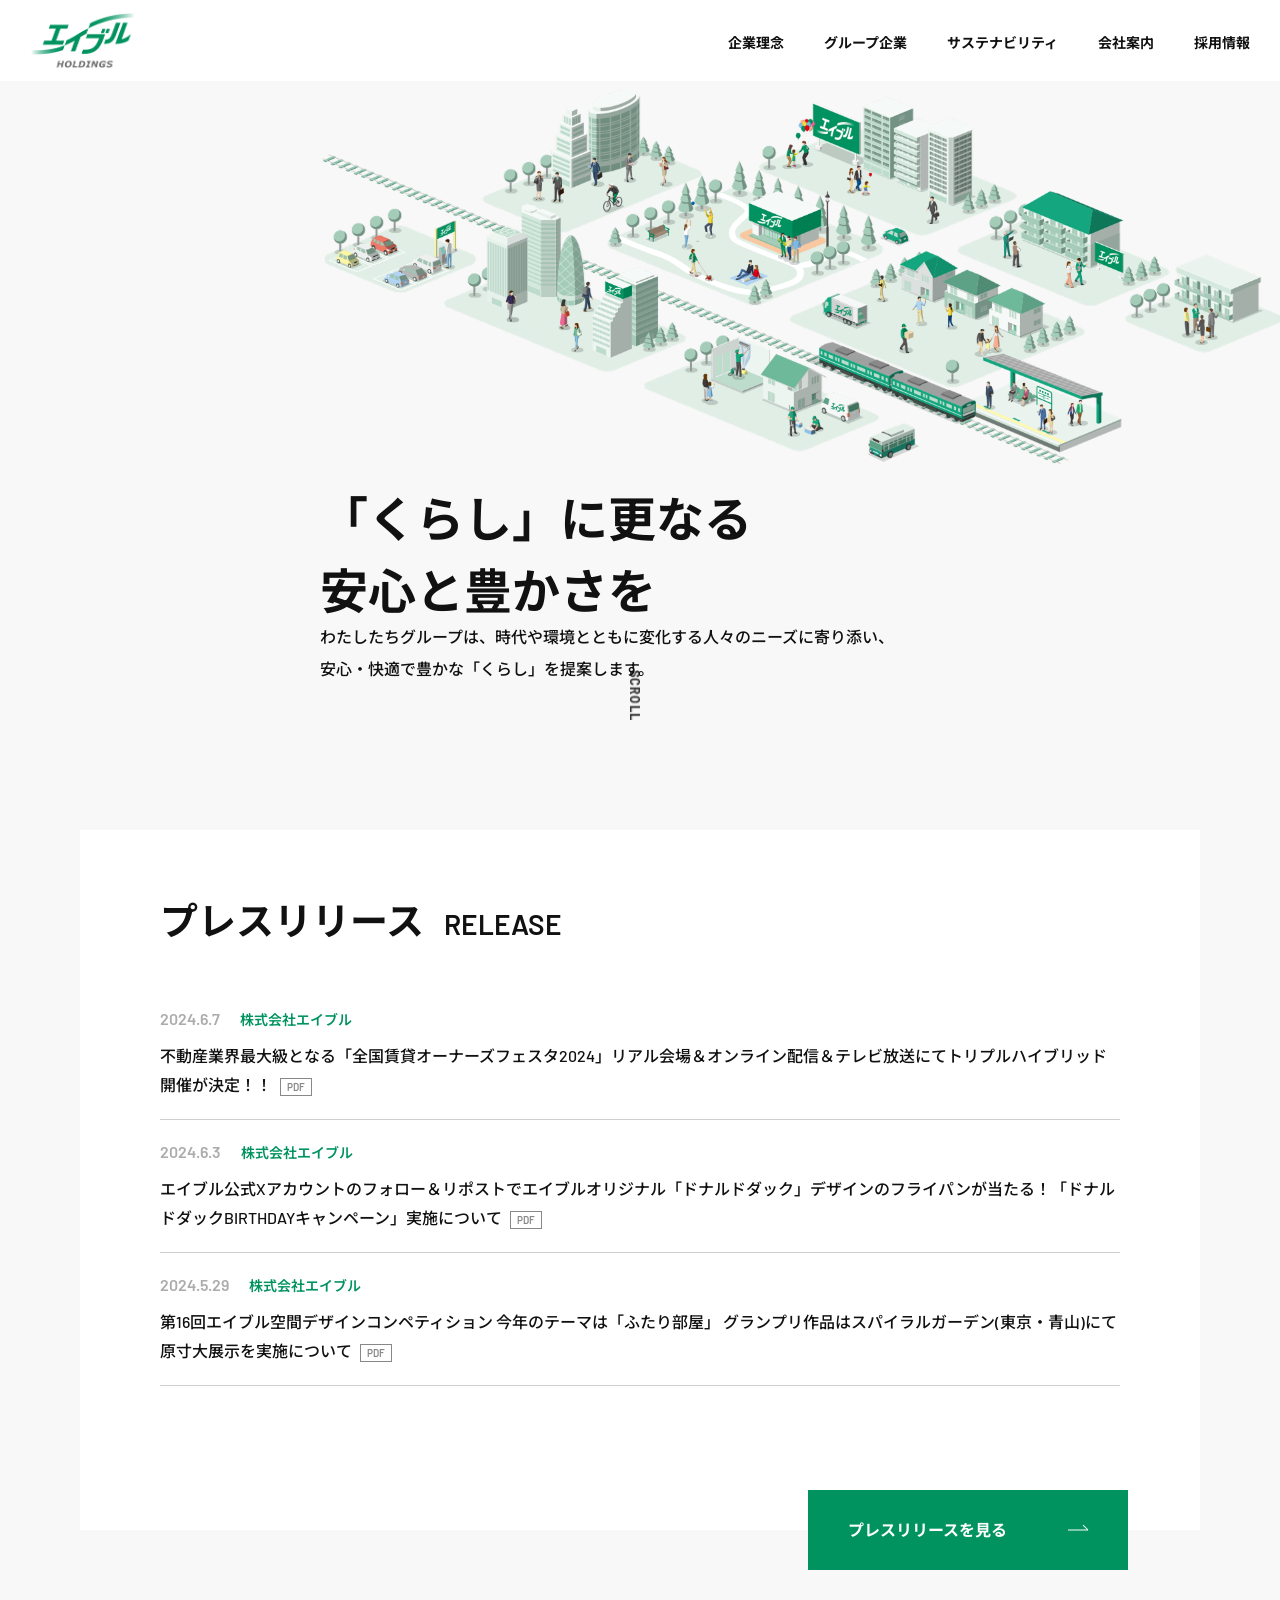
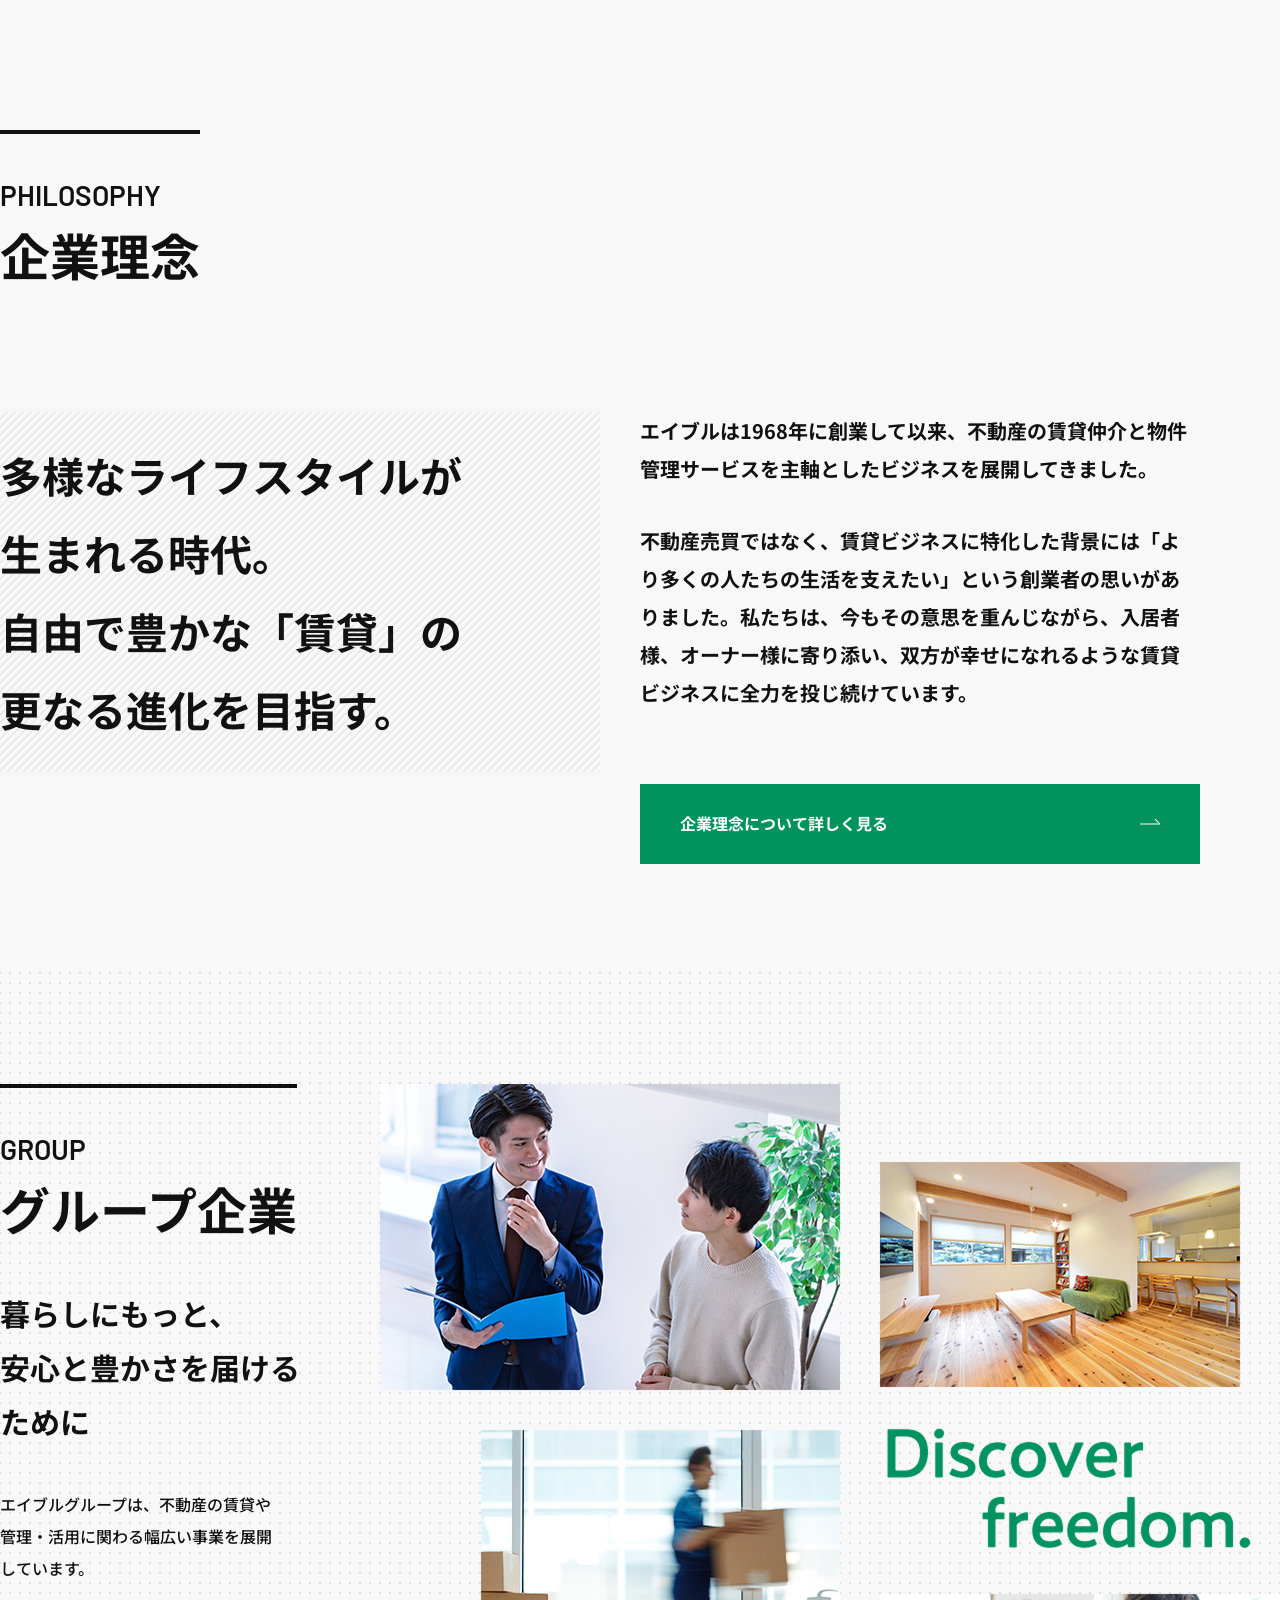
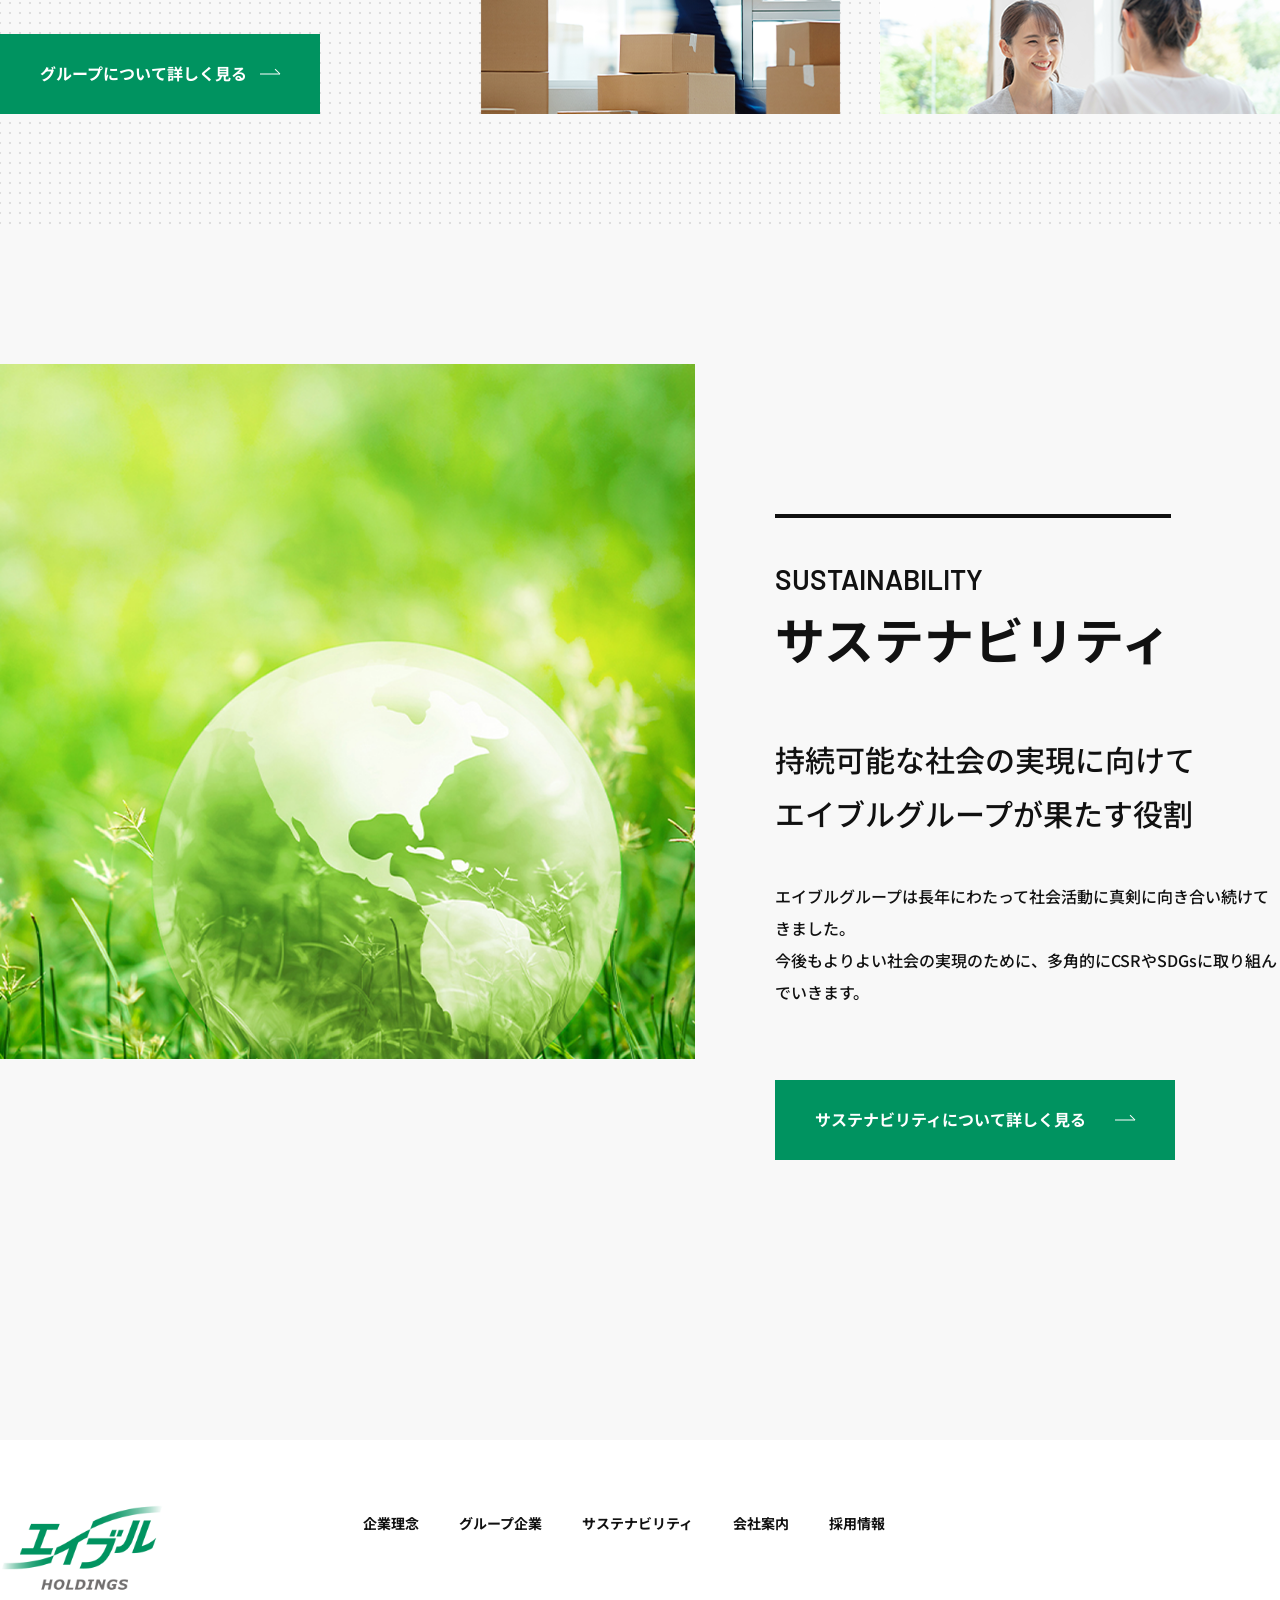
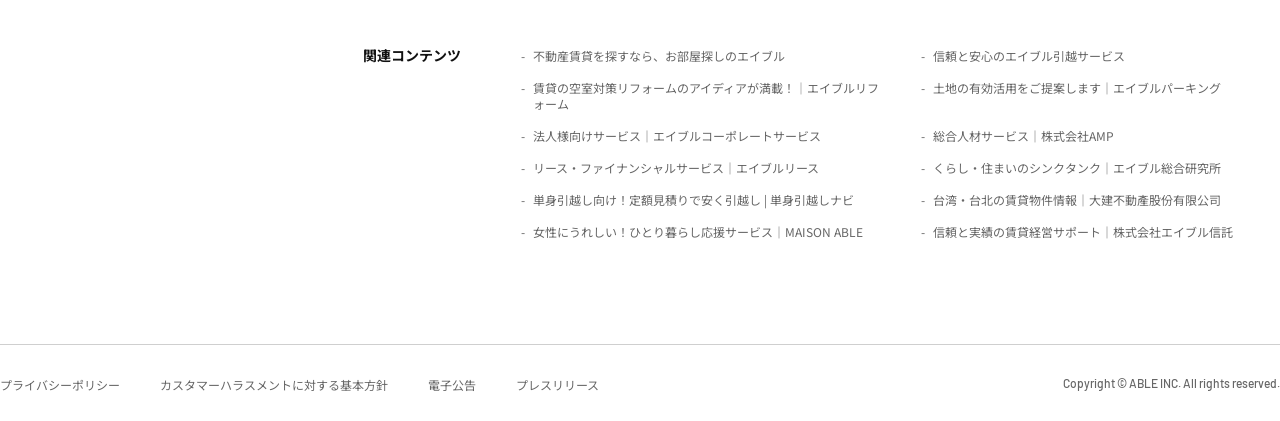
<file: index.html>
<!DOCTYPE html>
<html lang="ja">
<head>
  <meta charset="UTF-8">
  <meta name="viewport" content="width=device-width, initial-scale=1.0">
  <title>エイブル株式会社-模写</title>
  <link rel="preconnect" href="https://fonts.googleapis.com">
  <link rel="preconnect" href="https://fonts.gstatic.com" crossorigin>
  <link rel="stylesheet" href="https://fonts.googleapis.com/css2?family=Barlow:wght@400;500;600;700&family=Noto+Sans+JP:wght@400;500;700&display=swap">
  <link rel="stylesheet" href="css/destyle.css">
  <link rel="stylesheet" href="css/style.css">
</head>
<body>

  <header class="l-header">
    <a href="index.html" class="l-header__logo">
      <img src="img/logo.png" alt="エイブル">
    </a>
    <nav class="l-header__nav">
      <ul class="l-header__list">
        <li class="l-header__item">
          <a href="pages/philosophy.html">企業理念</a>
        </li>
        <li class="l-header__item">
          <a href="pages/group.html">グループ企業</a>
        </li>
        <li class="l-header__item">
          <a href="pages/sustainability.html">サステナビリティ</a>
        </li>
        <li class="l-header__item">
          <a href="pages/company.html">会社案内</a>
        </li>
        <li class="l-header__item">
          <a href="pages/recruit.html">採用情報</a>
        </li>
      </ul>
    </nav>
  </header>

  <main>
    <section class="p-mv">
      <div class="p-mv__inner">
        <img src="img/top/mv_img 1.png" alt="" class="p-mv__img">
        <h1 class="p-mv__title">
          「くらし」に更なる<br>
          安心と豊かさを
        </h1>
        <p class="p-mv__text">
          わたしたちグループは、時代や環境とともに変化する人々のニーズに寄り添い、<br>
          安心・快適で豊かな「くらし」を提案します。
        </p>
        <img src="img/top/scroll 1.png" alt="scroll" class="p-mv__scroll">
      </div>
    </section>

    <section class="p-news">
      <div class="p-news__inner">
        <h2 class="p-news__title">プレスリリース<span class="p-news__title-en">RELEASE</span></h2>
        <ul class="p-news__list">
          <li class="p-news__item">
            <div class="p-news__meta">
              <time datetime="2024-06-07" class="p-news__date">2024.6.7</time>
              <p class="p-news__company">株式会社エイブル</p>
            </div>
            <p class="p-news__body">
              不動産業界最大級となる「全国賃貸オーナーズフェスタ2024」リアル会場＆オンライン配信＆テレビ放送にてトリプルハイブリッド開催が決定！！<span class="p-news__tag">PDF</span>
            </p>
          </li>
          <li class="p-news__item">
            <div class="p-news__meta">
              <time datetime="2024-06-03" class="p-news__date">2024.6.3</time>
              <p class="p-news__company">株式会社エイブル</p>
            </div>
            <p class="p-news__body">
              エイブル公式Xアカウントのフォロー＆リポストでエイブルオリジナル「ドナルドダック」デザインのフライパンが当たる！「ドナルドダックBIRTHDAYキャンペーン」実施について<span class="p-news__tag">PDF</span>
            </p>
          </li>
          <li class="p-news__item">
            <div class="p-news__meta">
              <time datetime="2024-05-29" class="p-news__date">2024.5.29</time>
              <p class="p-news__company">株式会社エイブル</p>
            </div>
            <p class="p-news__body">
              第16回エイブル空間デザインコンペティション 今年のテーマは「ふたり部屋」 グランプリ作品はスパイラルガーデン(東京・青山)にて原寸大展示を実施について<span class="p-news__tag">PDF</span>
            </p>
          </li>
        </ul>
        <a href="pages/news.html" class="c-button">
          <div class="c-button__text">プレスリリースを見る</div>
        </a>
      </div>
    </section>


    <section class="p-philosophy">
      <div class="p-philosophy__inner">
        <h2 class="c-section-title">
          <span class="c-section-title__en">PHILOSOPHY</span>
          <span class="c-section-title__ja">企業理念</span>
        </h2>
        <div class="p-philosophy__body">
          <div class="p-philosophy__lead">
            <p>
              多様なライフスタイルが<br>
              生まれる時代。<br>
              自由で豊かな「賃貸」の<br>
              更なる進化を目指す。
            </p>
          </div>
          <div class="p-philosophy__text">
            <p>
              エイブルは1968年に創業して以来、不動産の賃貸仲介と物件管理サービスを主軸としたビジネスを展開してきました。
            </p>
            <p>
              不動産売買ではなく、賃貸ビジネスに特化した背景には「より多くの人たちの生活を支えたい」という創業者の思いがありました。私たちは、今もその意思を重んじながら、入居者様、オーナー様に寄り添い、双方が幸せになれるような賃貸ビジネスに全力を投じ続けています。
            </p>
            <a href="pages/philosophy.html" class="c-button">
              <div class="c-button__text">企業理念について詳しく見る</div>
            </a>
          </div>
        </div>
      </div>
    </section>

    <section class="p-group">
      <div class="p-group__inner">
        <div class="p-group__content">
          <h2 class="c-section-title">
            <span class="c-section-title__en">GROUP</span>
            <span class="c-section-title__ja">グループ企業</span>
          </h2>
          <p class="p-group__lead">
            暮らしにもっと、<br>
            安心と豊かさを届けるために
          </p>
          <p class="p-group__text">
            エイブルグループは、不動産の賃貸や管理・活用に関わる幅広い事業を展開しています。
          </p>
          <a href="pages/group.html" class="c-button">
            <div class="c-button__text">グループについて詳しく見る</div>
          </a>
        </div>
        <img src="img/top/img_group 1.png" alt="" class="p-group__img">
      </div>
    </section>

    <section class="p-sustainability">
      <div class="p-sustainability__inner">
        <img src="img/top/img_sus 1.png" alt="" class="p-sustainability__img">
        <div class="p-sustainability__content">
          <h2 class="c-section-title">
            <span class="c-section-title__en">SUSTAINABILITY</span>
            <span class="c-section-title__ja">サステナビリティ</span>
          </h2>
          <p class="p-sustainability__lead">
            持続可能な社会の実現に向けて<br>
            エイブルグループが果たす役割
          </p>
          <p class="p-sustainability__text">
            エイブルグループは長年にわたって社会活動に真剣に向き合い続けてきました。<br>
            今後もよりよい社会の実現のために、多角的にCSRやSDGsに取り組んでいきます。
          </p>
          <a href="pages/sustainability.html" class="c-button">
            <div class="c-button__text">サステナビリティについて詳しく見る</div>
          </a>
        </div>
      </div>
    </section>

  </main>

  <footer class="l-footer">
    <div class="l-footer__inner">
      <div class="l-footer__main">
        <a href="index.html" class="l-footer__logo">
          <img src="img/logo.png" alt="エイブル">
        </a>

        <div class="l-footer__column">
          <nav class="l-footer__nav">
            <ul class="l-footer__list">
              <li class="l-footer__item">
                <a href="pages/philosophy.html">企業理念</a>
              </li>
              <li class="l-footer__item">
                <a href="pages/group.html">グループ企業</a>
              </li>
              <li class="l-footer__item">
                <a href="pages/sustainability.html">サステナビリティ</a>
              </li>
              <li class="l-footer__item">
                <a href="pages/company.html">会社案内</a>
              </li>
              <li class="l-footer__item">
                <a href="pages/recruit.html">採用情報</a>
              </li>
            </ul>
          </nav>

          <div class="l-footer__related">
            <p class="l-footer__related-title">関連コンテンツ</p>
            <ul class="l-footer__related-list">
              <li class="l-footer__related-item">
                <a href="#">不動産賃貸を探すなら、お部屋探しのエイブル</a>
              </li>
              <li class="l-footer__related-item">
                <a href="#">信頼と安心のエイブル引越サービス</a>
              </li>
              <li class="l-footer__related-item">
                <a href="#">賃貸の空室対策リフォームのアイディアが満載！│エイブルリフォーム</a>
              </li>
              <li class="l-footer__related-item">
                <a href="#">土地の有効活用をご提案します｜エイブルパーキング</a>
              </li>
              <li class="l-footer__related-item">
                <a href="#">法人様向けサービス｜エイブルコーポレートサービス</a>
              </li>
              <li class="l-footer__related-item">
                <a href="#">総合人材サービス｜株式会社AMP</a>
              </li>
              <li class="l-footer__related-item">
                <a href="#">リース・ファイナンシャルサービス｜エイブルリース</a>
              </li>
              <li class="l-footer__related-item">
                <a href="#">くらし・住まいのシンクタンク｜エイブル総合研究所</a>
              </li>
              <li class="l-footer__related-item">
                <a href="#">単身引越し向け！定額見積りで安く引越し | 単身引越しナビ</a>
              </li>
              <li class="l-footer__related-item">
                <a href="#">台湾・台北の賃貸物件情報｜大建不動產股份有限公司</a>
              </li>
              <li class="l-footer__related-item">
                <a href="#">女性にうれしい！ひとり暮らし応援サービス｜MAISON ABLE</a>
              </li>
              <li class="l-footer__related-item">
                <a href="#">信頼と実績の賃貸経営サポート｜株式会社エイブル信託</a>
              </li>
            </ul>
          </div>
        </div>
      </div>

      <div class="l-footer__bottom">
        <ul class="l-footer__sublist">
          <li class="l-footer__subitem">
            <a href="pages/privacy.html">プライバシーポリシー</a>
          </li>
          <li class="l-footer__subitem">
            <a href="pages/customer-harassment.html">カスタマーハラスメントに対する基本方針</a>
          </li>
          <li class="l-footer__subitem">
            <a href="pages/notice.html">電子公告</a>
          </li>
          <li class="l-footer__subitem">
            <a href="pages/news.html">プレスリリース</a>
          </li>
        </ul>
        <p class="l-footer__copyright">Copyright &copy; ABLE INC. All rights reserved.</p>
      </div>
    </div>
  </footer>

  <button type="button" class="c-pagetop" aria-label="ページ上部へ戻る">
    <span class="c-pagetop__icon" aria-hidden="true"></span>
    <span class="c-pagetop__text">PAGE<br>TOP</span>
  </button>

  <script src="js/script.js"></script>
</body>
</html>
</file>
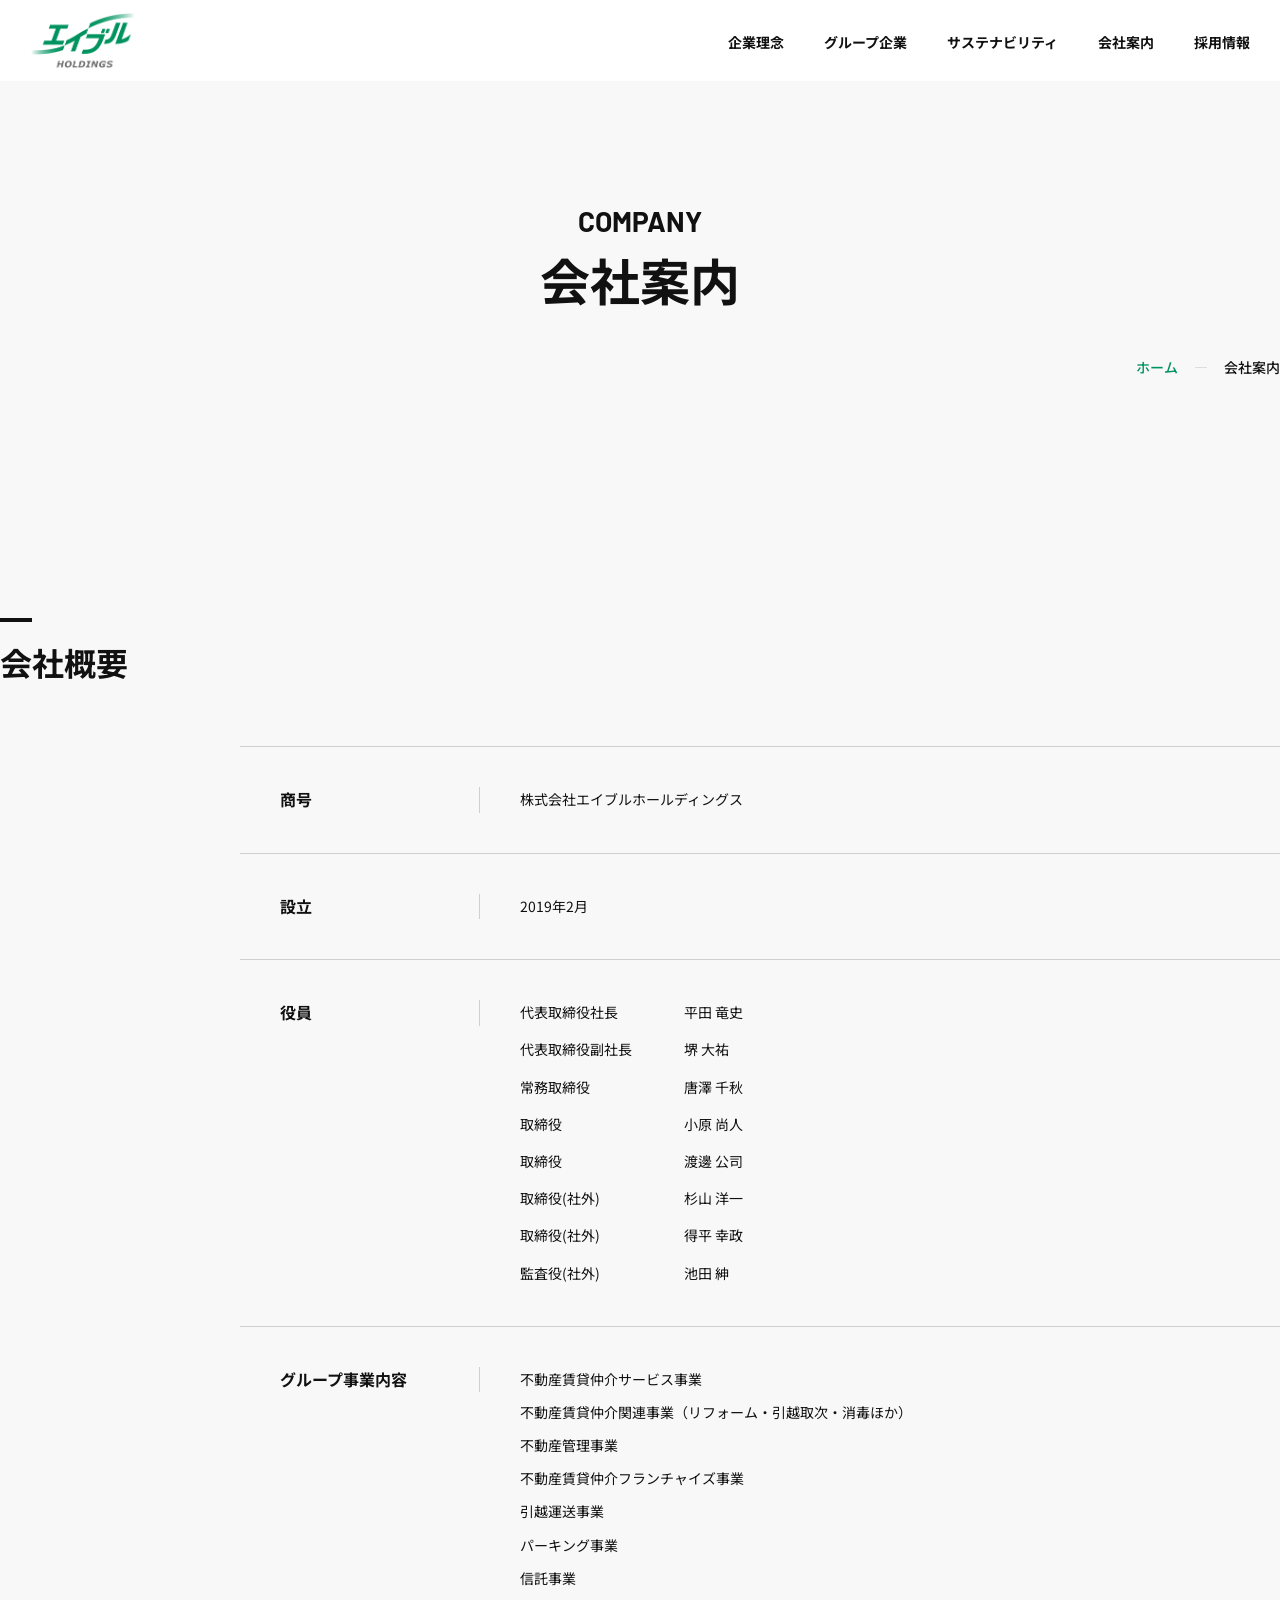
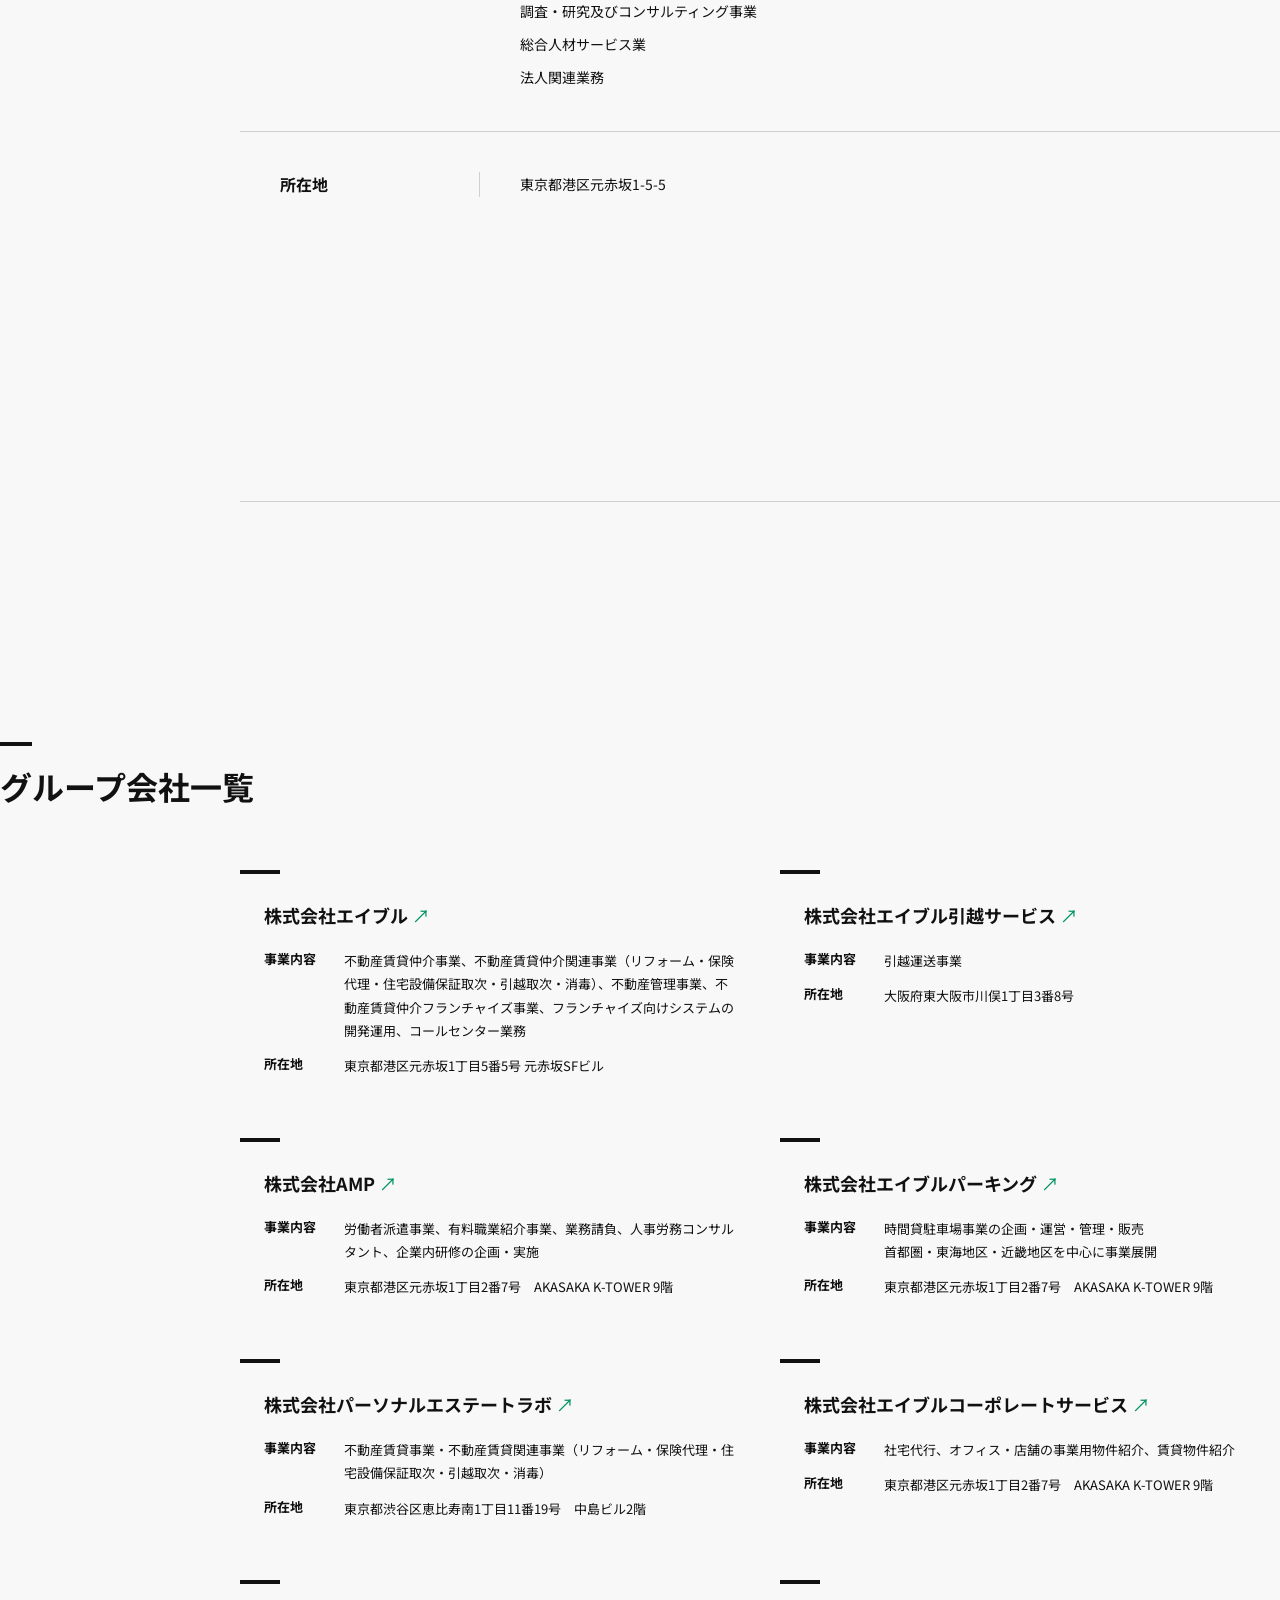
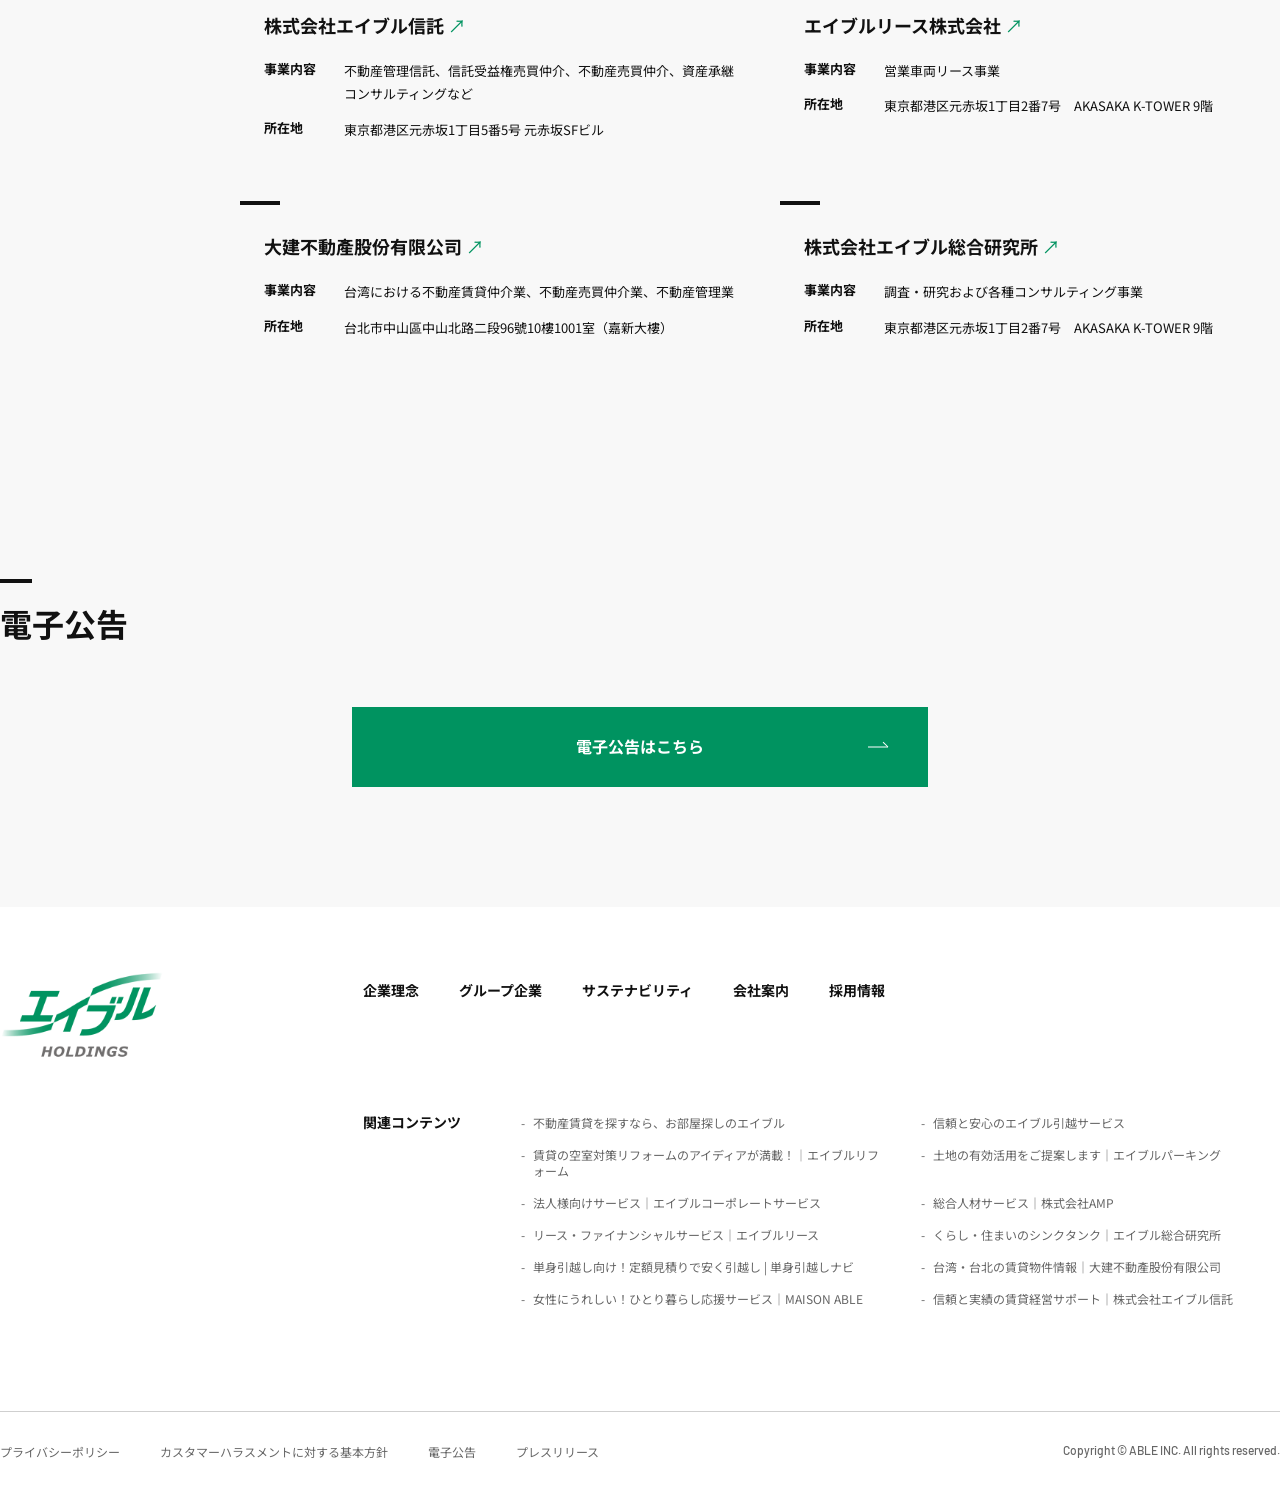
<file: pages/company.html>
<!DOCTYPE html>
<html lang="ja">
<head>
  <meta charset="UTF-8">
  <meta name="viewport" content="width=device-width, initial-scale=1.0">
  <title>会社案内｜エイブル株式会社-模写</title>
  <link rel="preconnect" href="https://fonts.googleapis.com">
  <link rel="preconnect" href="https://fonts.gstatic.com" crossorigin>
  <link rel="stylesheet" href="https://fonts.googleapis.com/css2?family=Barlow:wght@400;500;600;700&family=Noto+Sans+JP:wght@400;500;700&display=swap">
  <link rel="stylesheet" href="../css/destyle.css">
  <link rel="stylesheet" href="../css/style.css">
</head>
<body>

  <header class="l-header">
    <a href="../index.html" class="l-header__logo">
      <img src="../img/logo.png" alt="エイブル">
    </a>
    <nav class="l-header__nav">
      <ul class="l-header__list">
        <li class="l-header__item">
          <a href="philosophy.html">企業理念</a>
        </li>
        <li class="l-header__item">
          <a href="group.html">グループ企業</a>
        </li>
        <li class="l-header__item">
          <a href="sustainability.html">サステナビリティ</a>
        </li>
        <li class="l-header__item">
          <a href="company.html">会社案内</a>
        </li>
        <li class="l-header__item">
          <a href="recruit.html">採用情報</a>
        </li>
      </ul>
    </nav>
  </header>

  <main>

    <section class="p-page-title">
      <div class="p-page-title__inner">
        <h1 class="p-page-title__heading">
          <span class="p-page-title__en">COMPANY</span>
          <span class="p-page-title__ja">会社案内</span>
        </h1>
        <nav class="p-page-title__breadcrumb" aria-label="パンくず">
          <ol class="p-page-title__breadcrumb-list">
            <li class="p-page-title__breadcrumb-item"><a href="../index.html">ホーム</a></li>
            <li class="p-page-title__breadcrumb-item" aria-current="page">会社案内</li>
          </ol>
        </nav>
      </div>
    </section>

    <section class="p-company-overview">
      <div class="p-company-overview__inner">
        <h2 class="p-company-overview__heading c-section-heading">会社概要</h2>
        <dl class="p-company-overview__list">
          <div class="p-company-overview__row">
            <dt class="p-company-overview__label">商号</dt>
            <dd class="p-company-overview__value">株式会社エイブルホールディングス</dd>
          </div>
          <div class="p-company-overview__row">
            <dt class="p-company-overview__label">設立</dt>
            <dd class="p-company-overview__value">2019年2月</dd>
          </div>
          <div class="p-company-overview__row">
            <dt class="p-company-overview__label">役員</dt>
            <dd class="p-company-overview__value">
              <ul class="p-company-overview__officers">
                <li class="p-company-overview__officer">
                  <span class="p-company-overview__officer-role">代表取締役社長</span>
                  <span class="p-company-overview__officer-name">平田 竜史</span>
                </li>
                <li class="p-company-overview__officer">
                  <span class="p-company-overview__officer-role">代表取締役副社長</span>
                  <span class="p-company-overview__officer-name">堺 大祐</span>
                </li>
                <li class="p-company-overview__officer">
                  <span class="p-company-overview__officer-role">常務取締役</span>
                  <span class="p-company-overview__officer-name">唐澤 千秋</span>
                </li>
                <li class="p-company-overview__officer">
                  <span class="p-company-overview__officer-role">取締役</span>
                  <span class="p-company-overview__officer-name">小原 尚人</span>
                </li>
                <li class="p-company-overview__officer">
                  <span class="p-company-overview__officer-role">取締役</span>
                  <span class="p-company-overview__officer-name">渡邊 公司</span>
                </li>
                <li class="p-company-overview__officer">
                  <span class="p-company-overview__officer-role">取締役(社外)</span>
                  <span class="p-company-overview__officer-name">杉山 洋一</span>
                </li>
                <li class="p-company-overview__officer">
                  <span class="p-company-overview__officer-role">取締役(社外)</span>
                  <span class="p-company-overview__officer-name">得平 幸政</span>
                </li>
                <li class="p-company-overview__officer">
                  <span class="p-company-overview__officer-role">監査役(社外)</span>
                  <span class="p-company-overview__officer-name">池田 紳</span>
                </li>
              </ul>
            </dd>
          </div>
          <div class="p-company-overview__row">
            <dt class="p-company-overview__label">グループ事業内容</dt>
            <dd class="p-company-overview__value">
              <ul class="p-company-overview__businesses">
                <li>不動産賃貸仲介サービス事業</li>
                <li>不動産賃貸仲介関連事業（リフォーム・引越取次・消毒ほか）</li>
                <li>不動産管理事業</li>
                <li>不動産賃貸仲介フランチャイズ事業</li>
                <li>引越運送事業</li>
                <li>パーキング事業</li>
                <li>信託事業</li>
                <li>調査・研究及びコンサルティング事業</li>
                <li>総合人材サービス業</li>
                <li>法人関連業務</li>
              </ul>
            </dd>
          </div>
          <div class="p-company-overview__row">
            <dt class="p-company-overview__label">所在地</dt>
            <dd class="p-company-overview__value">
              <p class="p-company-overview__address">東京都港区元赤坂1-5-5</p>
              <div class="p-company-overview__map">
                <iframe
                  src="https://maps.google.com/maps?q=%E6%9D%B1%E4%BA%AC%E9%83%BD%E6%B8%AF%E5%8C%BA%E5%85%83%E8%B5%A4%E5%9D%821-5-5&output=embed"
                  width="100%"
                  height="400"
                  style="border:0;"
                  loading="lazy"
                  referrerpolicy="no-referrer-when-downgrade"
                  title="株式会社エイブルホールディングス 所在地"></iframe>
              </div>
            </dd>
          </div>
        </dl>
      </div>
    </section>

    <section class="p-company-group">
      <div class="p-company-group__inner">
        <h2 class="p-company-group__heading c-section-heading">グループ会社一覧</h2>
        <ul class="p-company-group__cards">
          <li class="p-company-group__card">
            <h3 class="p-company-group__card-name">
              <a href="#">株式会社エイブル<span class="p-company-group__card-icon" aria-hidden="true">↗</span></a>
            </h3>
            <dl class="p-company-group__card-detail">
              <div class="p-company-group__card-row">
                <dt class="p-company-group__card-label">事業内容</dt>
                <dd class="p-company-group__card-value">不動産賃貸仲介事業、不動産賃貸仲介関連事業（リフォーム・保険代理・住宅設備保証取次・引越取次・消毒）、不動産管理事業、不動産賃貸仲介フランチャイズ事業、フランチャイズ向けシステムの開発運用、コールセンター業務</dd>
              </div>
              <div class="p-company-group__card-row">
                <dt class="p-company-group__card-label">所在地</dt>
                <dd class="p-company-group__card-value">東京都港区元赤坂1丁目5番5号 元赤坂SFビル</dd>
              </div>
            </dl>
          </li>

          <li class="p-company-group__card">
            <h3 class="p-company-group__card-name">
              <a href="#">株式会社エイブル引越サービス<span class="p-company-group__card-icon" aria-hidden="true">↗</span></a>
            </h3>
            <dl class="p-company-group__card-detail">
              <div class="p-company-group__card-row">
                <dt class="p-company-group__card-label">事業内容</dt>
                <dd class="p-company-group__card-value">引越運送事業</dd>
              </div>
              <div class="p-company-group__card-row">
                <dt class="p-company-group__card-label">所在地</dt>
                <dd class="p-company-group__card-value">大阪府東大阪市川俣1丁目3番8号</dd>
              </div>
            </dl>
          </li>

          <li class="p-company-group__card">
            <h3 class="p-company-group__card-name">
              <a href="#">株式会社AMP<span class="p-company-group__card-icon" aria-hidden="true">↗</span></a>
            </h3>
            <dl class="p-company-group__card-detail">
              <div class="p-company-group__card-row">
                <dt class="p-company-group__card-label">事業内容</dt>
                <dd class="p-company-group__card-value">労働者派遣事業、有料職業紹介事業、業務請負、人事労務コンサルタント、企業内研修の企画・実施</dd>
              </div>
              <div class="p-company-group__card-row">
                <dt class="p-company-group__card-label">所在地</dt>
                <dd class="p-company-group__card-value">東京都港区元赤坂1丁目2番7号　AKASAKA K-TOWER 9階</dd>
              </div>
            </dl>
          </li>

          <li class="p-company-group__card">
            <h3 class="p-company-group__card-name">
              <a href="#">株式会社エイブルパーキング<span class="p-company-group__card-icon" aria-hidden="true">↗</span></a>
            </h3>
            <dl class="p-company-group__card-detail">
              <div class="p-company-group__card-row">
                <dt class="p-company-group__card-label">事業内容</dt>
                <dd class="p-company-group__card-value">時間貸駐車場事業の企画・運営・管理・販売<br>首都圏・東海地区・近畿地区を中心に事業展開</dd>
              </div>
              <div class="p-company-group__card-row">
                <dt class="p-company-group__card-label">所在地</dt>
                <dd class="p-company-group__card-value">東京都港区元赤坂1丁目2番7号　AKASAKA K-TOWER 9階</dd>
              </div>
            </dl>
          </li>

          <li class="p-company-group__card">
            <h3 class="p-company-group__card-name">
              <a href="#">株式会社パーソナルエステートラボ<span class="p-company-group__card-icon" aria-hidden="true">↗</span></a>
            </h3>
            <dl class="p-company-group__card-detail">
              <div class="p-company-group__card-row">
                <dt class="p-company-group__card-label">事業内容</dt>
                <dd class="p-company-group__card-value">不動産賃貸事業・不動産賃貸関連事業（リフォーム・保険代理・住宅設備保証取次・引越取次・消毒）</dd>
              </div>
              <div class="p-company-group__card-row">
                <dt class="p-company-group__card-label">所在地</dt>
                <dd class="p-company-group__card-value">東京都渋谷区恵比寿南1丁目11番19号　中島ビル2階</dd>
              </div>
            </dl>
          </li>

          <li class="p-company-group__card">
            <h3 class="p-company-group__card-name">
              <a href="#">株式会社エイブルコーポレートサービス<span class="p-company-group__card-icon" aria-hidden="true">↗</span></a>
            </h3>
            <dl class="p-company-group__card-detail">
              <div class="p-company-group__card-row">
                <dt class="p-company-group__card-label">事業内容</dt>
                <dd class="p-company-group__card-value">社宅代行、オフィス・店舗の事業用物件紹介、賃貸物件紹介</dd>
              </div>
              <div class="p-company-group__card-row">
                <dt class="p-company-group__card-label">所在地</dt>
                <dd class="p-company-group__card-value">東京都港区元赤坂1丁目2番7号　AKASAKA K-TOWER 9階</dd>
              </div>
            </dl>
          </li>

          <li class="p-company-group__card">
            <h3 class="p-company-group__card-name">
              <a href="#">株式会社エイブル信託<span class="p-company-group__card-icon" aria-hidden="true">↗</span></a>
            </h3>
            <dl class="p-company-group__card-detail">
              <div class="p-company-group__card-row">
                <dt class="p-company-group__card-label">事業内容</dt>
                <dd class="p-company-group__card-value">不動産管理信託、信託受益権売買仲介、不動産売買仲介、資産承継コンサルティングなど</dd>
              </div>
              <div class="p-company-group__card-row">
                <dt class="p-company-group__card-label">所在地</dt>
                <dd class="p-company-group__card-value">東京都港区元赤坂1丁目5番5号 元赤坂SFビル</dd>
              </div>
            </dl>
          </li>

          <li class="p-company-group__card">
            <h3 class="p-company-group__card-name">
              <a href="#">エイブルリース株式会社<span class="p-company-group__card-icon" aria-hidden="true">↗</span></a>
            </h3>
            <dl class="p-company-group__card-detail">
              <div class="p-company-group__card-row">
                <dt class="p-company-group__card-label">事業内容</dt>
                <dd class="p-company-group__card-value">営業車両リース事業</dd>
              </div>
              <div class="p-company-group__card-row">
                <dt class="p-company-group__card-label">所在地</dt>
                <dd class="p-company-group__card-value">東京都港区元赤坂1丁目2番7号　AKASAKA K-TOWER 9階</dd>
              </div>
            </dl>
          </li>

          <li class="p-company-group__card">
            <h3 class="p-company-group__card-name">
              <a href="#">大建不動產股份有限公司<span class="p-company-group__card-icon" aria-hidden="true">↗</span></a>
            </h3>
            <dl class="p-company-group__card-detail">
              <div class="p-company-group__card-row">
                <dt class="p-company-group__card-label">事業内容</dt>
                <dd class="p-company-group__card-value">台湾における不動産賃貸仲介業、不動産売買仲介業、不動産管理業</dd>
              </div>
              <div class="p-company-group__card-row">
                <dt class="p-company-group__card-label">所在地</dt>
                <dd class="p-company-group__card-value">台北市中山區中山北路二段96號10樓1001室（嘉新大樓）</dd>
              </div>
            </dl>
          </li>

          <li class="p-company-group__card">
            <h3 class="p-company-group__card-name">
              <a href="#">株式会社エイブル総合研究所<span class="p-company-group__card-icon" aria-hidden="true">↗</span></a>
            </h3>
            <dl class="p-company-group__card-detail">
              <div class="p-company-group__card-row">
                <dt class="p-company-group__card-label">事業内容</dt>
                <dd class="p-company-group__card-value">調査・研究および各種コンサルティング事業</dd>
              </div>
              <div class="p-company-group__card-row">
                <dt class="p-company-group__card-label">所在地</dt>
                <dd class="p-company-group__card-value">東京都港区元赤坂1丁目2番7号　AKASAKA K-TOWER 9階</dd>
              </div>
            </dl>
          </li>
        </ul>
      </div>
    </section>

    <section class="p-company-notice">
      <div class="p-company-notice__inner">
        <h2 class="p-company-notice__heading c-section-heading">電子公告</h2>
        <a href="notice.html" class="p-company-notice__button c-button">
          <div class="c-button__text">電子公告はこちら</div>
        </a>
      </div>
    </section>

  </main>

  <footer class="l-footer">
    <div class="l-footer__inner">
      <div class="l-footer__main">
        <a href="../index.html" class="l-footer__logo">
          <img src="../img/logo.png" alt="エイブル">
        </a>

        <div class="l-footer__column">
          <nav class="l-footer__nav">
            <ul class="l-footer__list">
              <li class="l-footer__item">
                <a href="philosophy.html">企業理念</a>
              </li>
              <li class="l-footer__item">
                <a href="group.html">グループ企業</a>
              </li>
              <li class="l-footer__item">
                <a href="sustainability.html">サステナビリティ</a>
              </li>
              <li class="l-footer__item">
                <a href="company.html">会社案内</a>
              </li>
              <li class="l-footer__item">
                <a href="recruit.html">採用情報</a>
              </li>
            </ul>
          </nav>

          <div class="l-footer__related">
            <p class="l-footer__related-title">関連コンテンツ</p>
            <ul class="l-footer__related-list">
              <li class="l-footer__related-item">
                <a href="#">不動産賃貸を探すなら、お部屋探しのエイブル</a>
              </li>
              <li class="l-footer__related-item">
                <a href="#">信頼と安心のエイブル引越サービス</a>
              </li>
              <li class="l-footer__related-item">
                <a href="#">賃貸の空室対策リフォームのアイディアが満載！│エイブルリフォーム</a>
              </li>
              <li class="l-footer__related-item">
                <a href="#">土地の有効活用をご提案します｜エイブルパーキング</a>
              </li>
              <li class="l-footer__related-item">
                <a href="#">法人様向けサービス｜エイブルコーポレートサービス</a>
              </li>
              <li class="l-footer__related-item">
                <a href="#">総合人材サービス｜株式会社AMP</a>
              </li>
              <li class="l-footer__related-item">
                <a href="#">リース・ファイナンシャルサービス｜エイブルリース</a>
              </li>
              <li class="l-footer__related-item">
                <a href="#">くらし・住まいのシンクタンク｜エイブル総合研究所</a>
              </li>
              <li class="l-footer__related-item">
                <a href="#">単身引越し向け！定額見積りで安く引越し | 単身引越しナビ</a>
              </li>
              <li class="l-footer__related-item">
                <a href="#">台湾・台北の賃貸物件情報｜大建不動產股份有限公司</a>
              </li>
              <li class="l-footer__related-item">
                <a href="#">女性にうれしい！ひとり暮らし応援サービス｜MAISON ABLE</a>
              </li>
              <li class="l-footer__related-item">
                <a href="#">信頼と実績の賃貸経営サポート｜株式会社エイブル信託</a>
              </li>
            </ul>
          </div>
        </div>
      </div>

      <div class="l-footer__bottom">
        <ul class="l-footer__sublist">
          <li class="l-footer__subitem">
            <a href="privacy.html">プライバシーポリシー</a>
          </li>
          <li class="l-footer__subitem">
            <a href="customer-harassment.html">カスタマーハラスメントに対する基本方針</a>
          </li>
          <li class="l-footer__subitem">
            <a href="notice.html">電子公告</a>
          </li>
          <li class="l-footer__subitem">
            <a href="news.html">プレスリリース</a>
          </li>
        </ul>
        <p class="l-footer__copyright">Copyright &copy; ABLE INC. All rights reserved.</p>
      </div>
    </div>
  </footer>

  <button type="button" class="c-pagetop" aria-label="ページ上部へ戻る">
    <span class="c-pagetop__icon" aria-hidden="true"></span>
    <span class="c-pagetop__text">PAGE<br>TOP</span>
  </button>

  <script src="../js/script.js"></script>
</body>
</html>
</file>
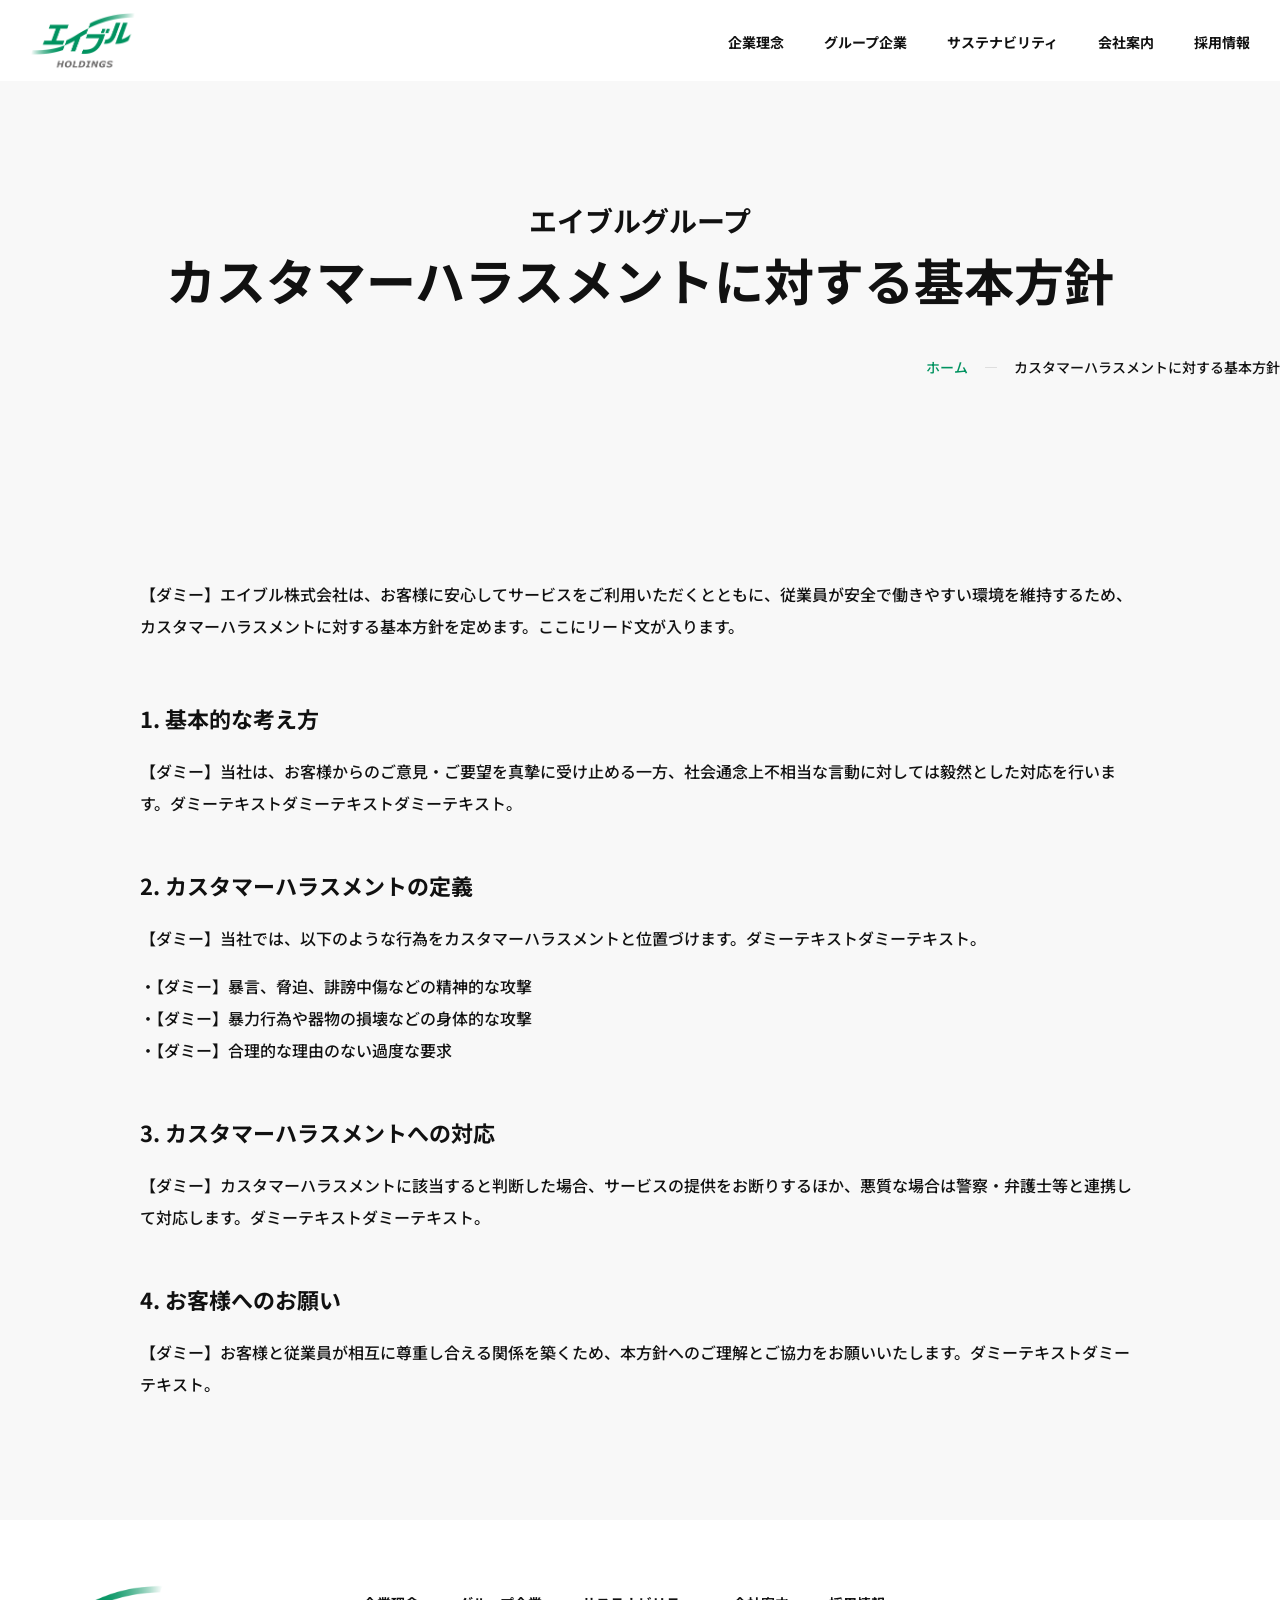
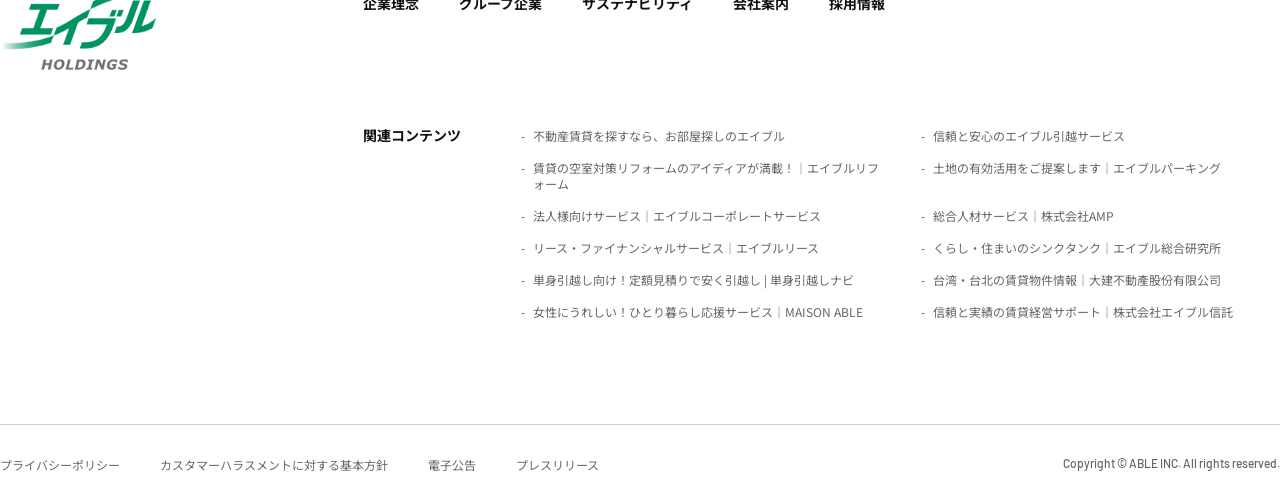
<file: pages/customer-harassment.html>
<!DOCTYPE html>
<html lang="ja">
<head>
  <meta charset="UTF-8">
  <meta name="viewport" content="width=device-width, initial-scale=1.0">
  <title>カスタマーハラスメントに対する基本方針｜エイブル株式会社-模写</title>
  <link rel="preconnect" href="https://fonts.googleapis.com">
  <link rel="preconnect" href="https://fonts.gstatic.com" crossorigin>
  <link rel="stylesheet" href="https://fonts.googleapis.com/css2?family=Barlow:wght@400;500;600;700&family=Noto+Sans+JP:wght@400;500;700&display=swap">
  <link rel="stylesheet" href="../css/destyle.css">
  <link rel="stylesheet" href="../css/style.css">
</head>
<body>

  <header class="l-header">
    <a href="../index.html" class="l-header__logo">
      <img src="../img/logo.png" alt="エイブル">
    </a>
    <nav class="l-header__nav">
      <ul class="l-header__list">
        <li class="l-header__item">
          <a href="philosophy.html">企業理念</a>
        </li>
        <li class="l-header__item">
          <a href="group.html">グループ企業</a>
        </li>
        <li class="l-header__item">
          <a href="sustainability.html">サステナビリティ</a>
        </li>
        <li class="l-header__item">
          <a href="company.html">会社案内</a>
        </li>
        <li class="l-header__item">
          <a href="recruit.html">採用情報</a>
        </li>
      </ul>
    </nav>
  </header>

  <main>

    <section class="p-page-title">
      <div class="p-page-title__inner">
        <h1 class="p-page-title__heading">
          <span class="p-page-title__en">エイブルグループ</span>
          <span class="p-page-title__ja">カスタマーハラスメントに対する基本方針</span>
        </h1>
        <nav class="p-page-title__breadcrumb" aria-label="パンくず">
          <ol class="p-page-title__breadcrumb-list">
            <li class="p-page-title__breadcrumb-item"><a href="../index.html">ホーム</a></li>
            <li class="p-page-title__breadcrumb-item" aria-current="page">カスタマーハラスメントに対する基本方針</li>
          </ol>
        </nav>
      </div>
    </section>

    <section class="p-customer-harassment">
      <div class="p-customer-harassment__inner">

        <p class="p-customer-harassment__lead">
          【ダミー】エイブル株式会社は、お客様に安心してサービスをご利用いただくとともに、従業員が安全で働きやすい環境を維持するため、カスタマーハラスメントに対する基本方針を定めます。ここにリード文が入ります。
        </p>

        <div class="p-customer-harassment__section">
          <h2 class="p-customer-harassment__heading">1. 基本的な考え方</h2>
          <p class="p-customer-harassment__text">
            【ダミー】当社は、お客様からのご意見・ご要望を真摯に受け止める一方、社会通念上不相当な言動に対しては毅然とした対応を行います。ダミーテキストダミーテキストダミーテキスト。
          </p>
        </div>

        <div class="p-customer-harassment__section">
          <h2 class="p-customer-harassment__heading">2. カスタマーハラスメントの定義</h2>
          <p class="p-customer-harassment__text">
            【ダミー】当社では、以下のような行為をカスタマーハラスメントと位置づけます。ダミーテキストダミーテキスト。
          </p>
          <ul class="p-customer-harassment__list">
            <li class="p-customer-harassment__list-item">【ダミー】暴言、脅迫、誹謗中傷などの精神的な攻撃</li>
            <li class="p-customer-harassment__list-item">【ダミー】暴力行為や器物の損壊などの身体的な攻撃</li>
            <li class="p-customer-harassment__list-item">【ダミー】合理的な理由のない過度な要求</li>
          </ul>
        </div>

        <div class="p-customer-harassment__section">
          <h2 class="p-customer-harassment__heading">3. カスタマーハラスメントへの対応</h2>
          <p class="p-customer-harassment__text">
            【ダミー】カスタマーハラスメントに該当すると判断した場合、サービスの提供をお断りするほか、悪質な場合は警察・弁護士等と連携して対応します。ダミーテキストダミーテキスト。
          </p>
        </div>

        <div class="p-customer-harassment__section">
          <h2 class="p-customer-harassment__heading">4. お客様へのお願い</h2>
          <p class="p-customer-harassment__text">
            【ダミー】お客様と従業員が相互に尊重し合える関係を築くため、本方針へのご理解とご協力をお願いいたします。ダミーテキストダミーテキスト。
          </p>
        </div>

      </div>
    </section>

  </main>

  <footer class="l-footer">
    <div class="l-footer__inner">
      <div class="l-footer__main">
        <a href="../index.html" class="l-footer__logo">
          <img src="../img/logo.png" alt="エイブル">
        </a>

        <div class="l-footer__column">
          <nav class="l-footer__nav">
            <ul class="l-footer__list">
              <li class="l-footer__item">
                <a href="philosophy.html">企業理念</a>
              </li>
              <li class="l-footer__item">
                <a href="group.html">グループ企業</a>
              </li>
              <li class="l-footer__item">
                <a href="sustainability.html">サステナビリティ</a>
              </li>
              <li class="l-footer__item">
                <a href="company.html">会社案内</a>
              </li>
              <li class="l-footer__item">
                <a href="recruit.html">採用情報</a>
              </li>
            </ul>
          </nav>

          <div class="l-footer__related">
            <p class="l-footer__related-title">関連コンテンツ</p>
            <ul class="l-footer__related-list">
              <li class="l-footer__related-item">
                <a href="#">不動産賃貸を探すなら、お部屋探しのエイブル</a>
              </li>
              <li class="l-footer__related-item">
                <a href="#">信頼と安心のエイブル引越サービス</a>
              </li>
              <li class="l-footer__related-item">
                <a href="#">賃貸の空室対策リフォームのアイディアが満載！│エイブルリフォーム</a>
              </li>
              <li class="l-footer__related-item">
                <a href="#">土地の有効活用をご提案します｜エイブルパーキング</a>
              </li>
              <li class="l-footer__related-item">
                <a href="#">法人様向けサービス｜エイブルコーポレートサービス</a>
              </li>
              <li class="l-footer__related-item">
                <a href="#">総合人材サービス｜株式会社AMP</a>
              </li>
              <li class="l-footer__related-item">
                <a href="#">リース・ファイナンシャルサービス｜エイブルリース</a>
              </li>
              <li class="l-footer__related-item">
                <a href="#">くらし・住まいのシンクタンク｜エイブル総合研究所</a>
              </li>
              <li class="l-footer__related-item">
                <a href="#">単身引越し向け！定額見積りで安く引越し | 単身引越しナビ</a>
              </li>
              <li class="l-footer__related-item">
                <a href="#">台湾・台北の賃貸物件情報｜大建不動產股份有限公司</a>
              </li>
              <li class="l-footer__related-item">
                <a href="#">女性にうれしい！ひとり暮らし応援サービス｜MAISON ABLE</a>
              </li>
              <li class="l-footer__related-item">
                <a href="#">信頼と実績の賃貸経営サポート｜株式会社エイブル信託</a>
              </li>
            </ul>
          </div>
        </div>
      </div>

      <div class="l-footer__bottom">
        <ul class="l-footer__sublist">
          <li class="l-footer__subitem">
            <a href="privacy.html">プライバシーポリシー</a>
          </li>
          <li class="l-footer__subitem">
            <a href="customer-harassment.html">カスタマーハラスメントに対する基本方針</a>
          </li>
          <li class="l-footer__subitem">
            <a href="notice.html">電子公告</a>
          </li>
          <li class="l-footer__subitem">
            <a href="news.html">プレスリリース</a>
          </li>
        </ul>
        <p class="l-footer__copyright">Copyright &copy; ABLE INC. All rights reserved.</p>
      </div>
    </div>
  </footer>

  <button type="button" class="c-pagetop" aria-label="ページ上部へ戻る">
    <span class="c-pagetop__icon" aria-hidden="true"></span>
    <span class="c-pagetop__text">PAGE<br>TOP</span>
  </button>

  <script src="../js/script.js"></script>
</body>
</html>
</file>
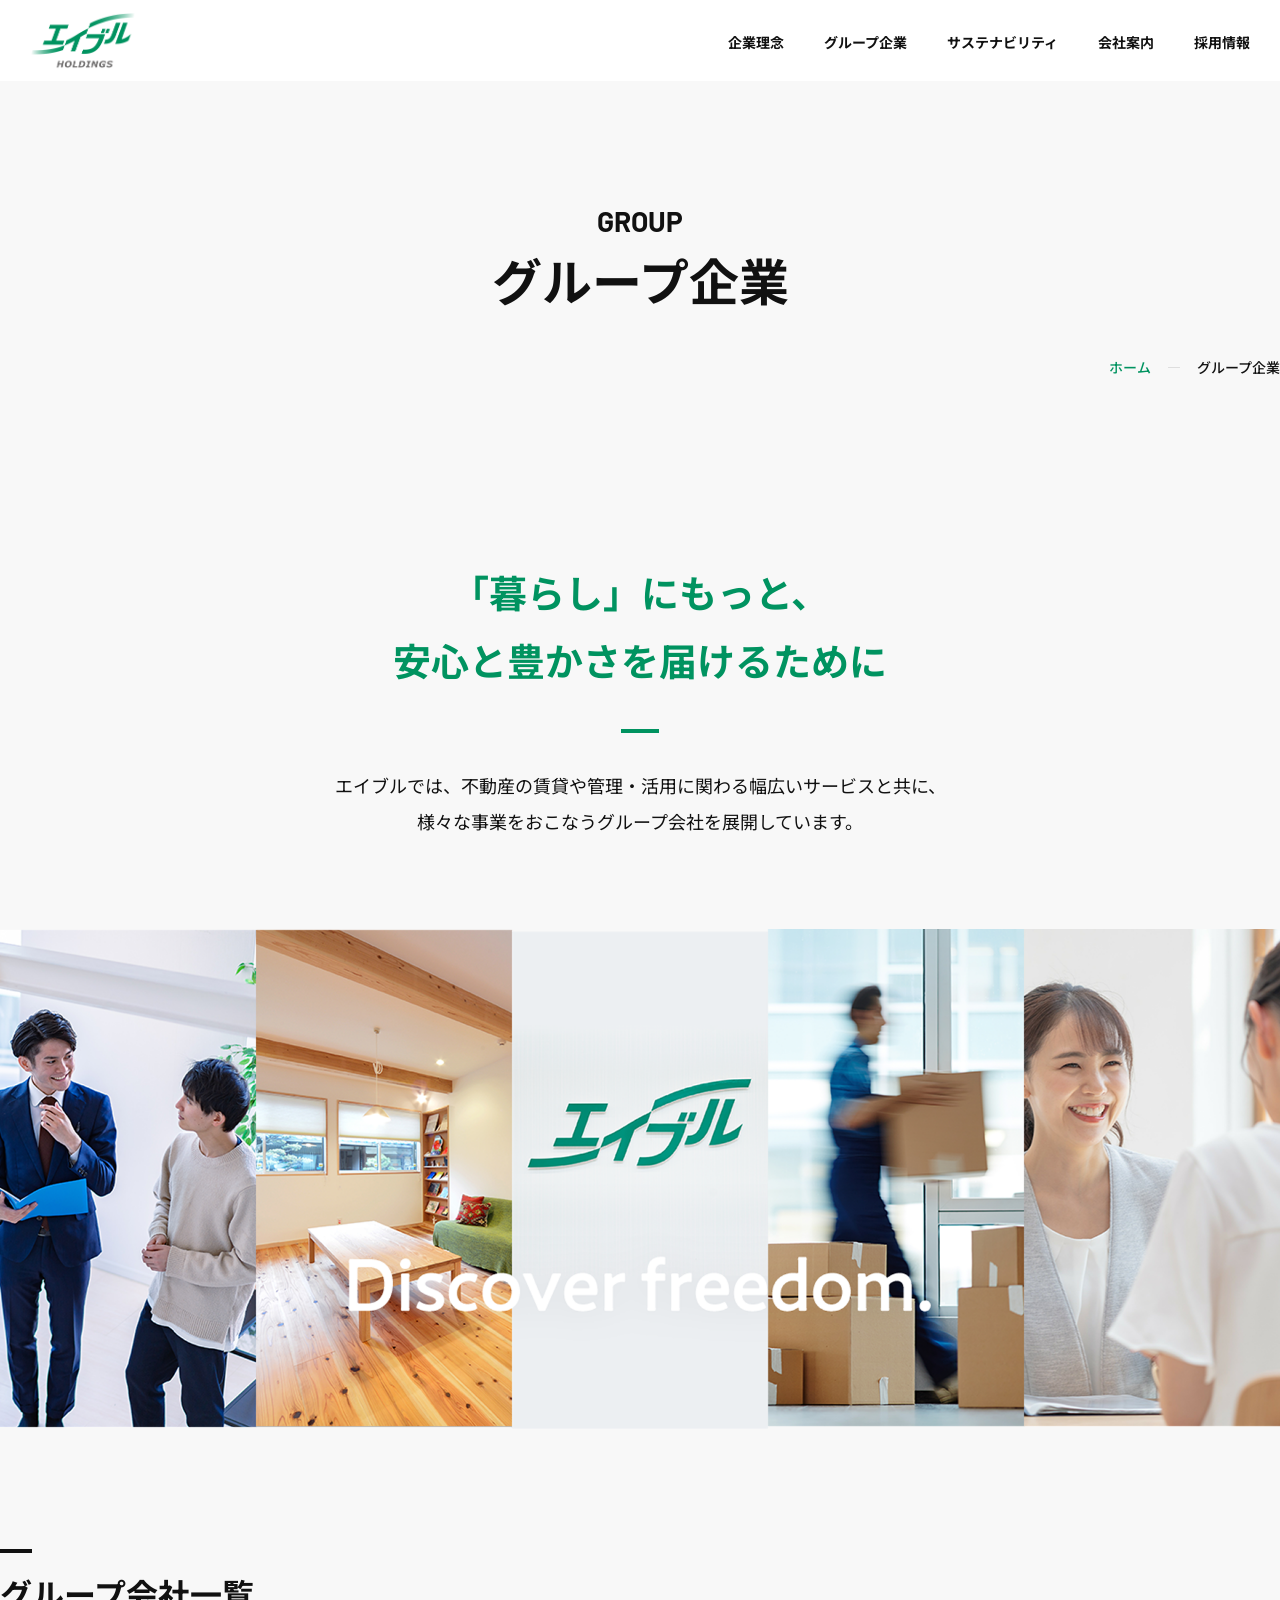
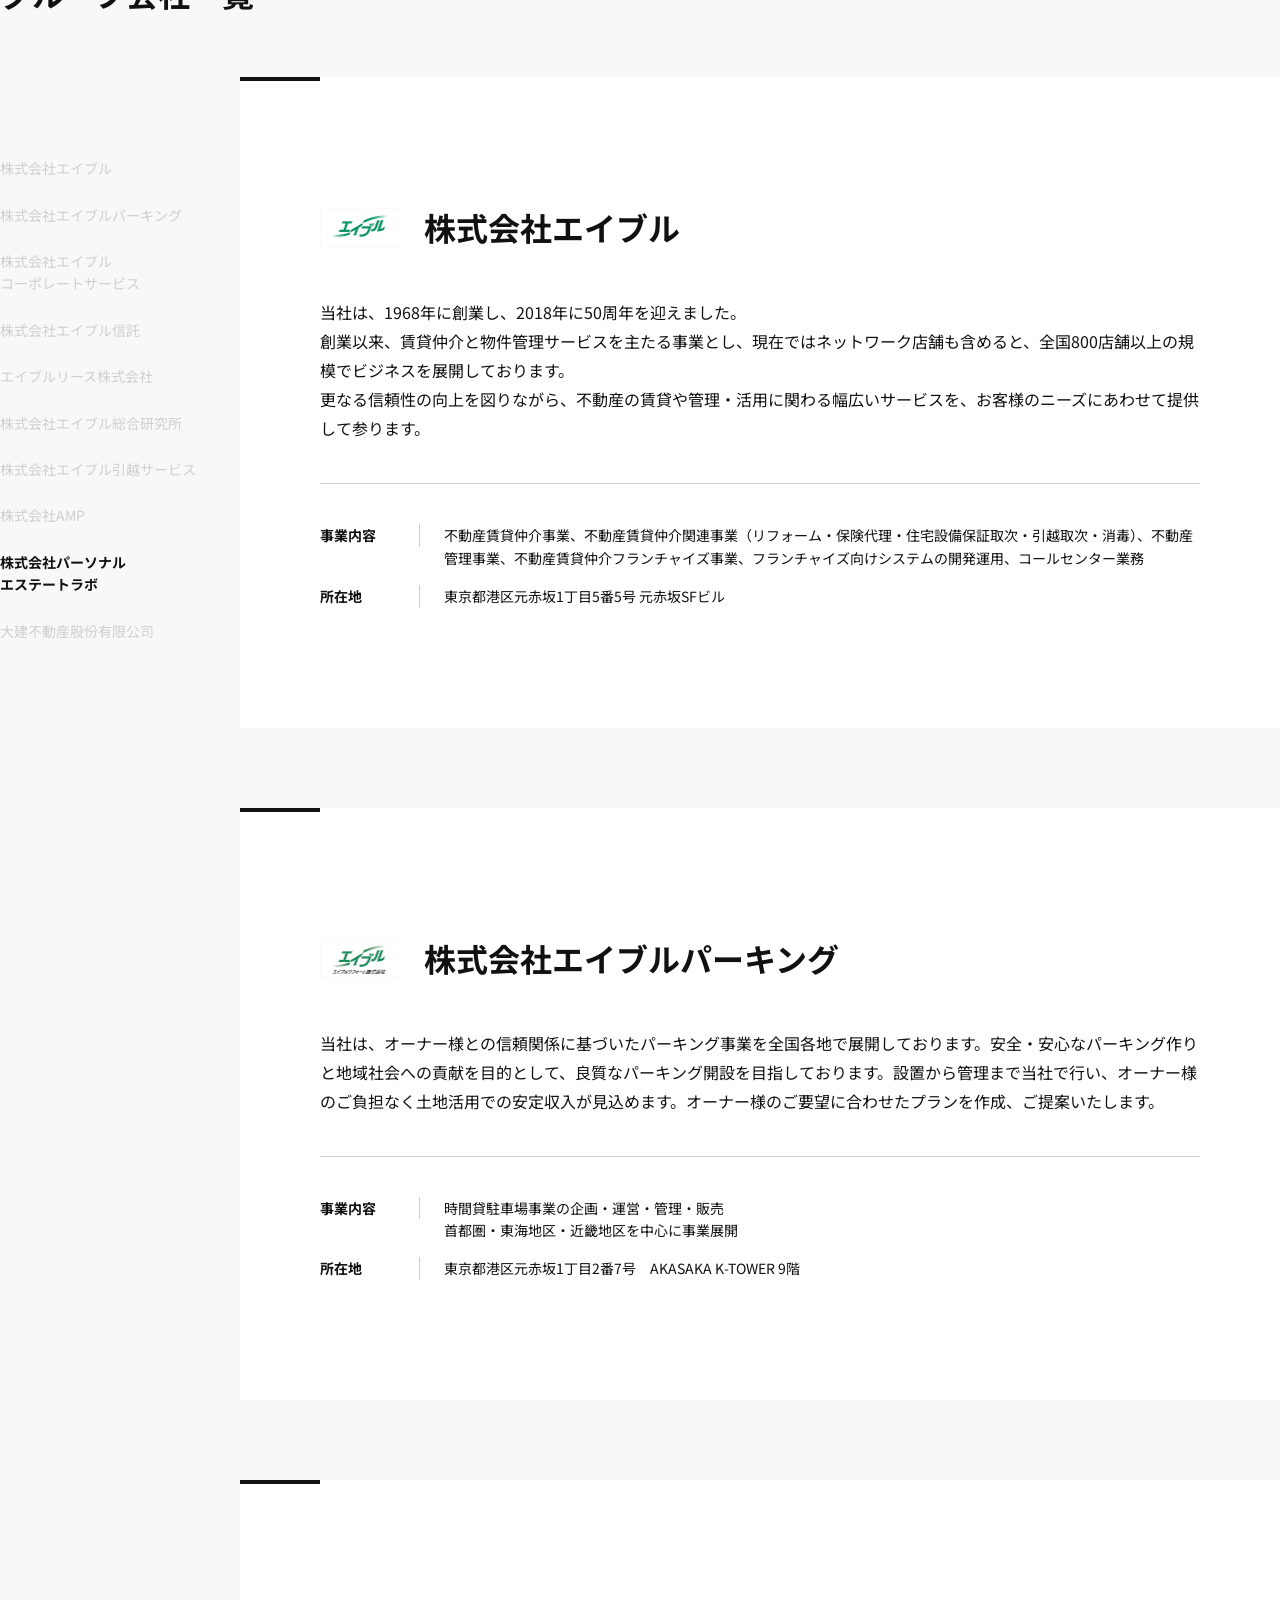
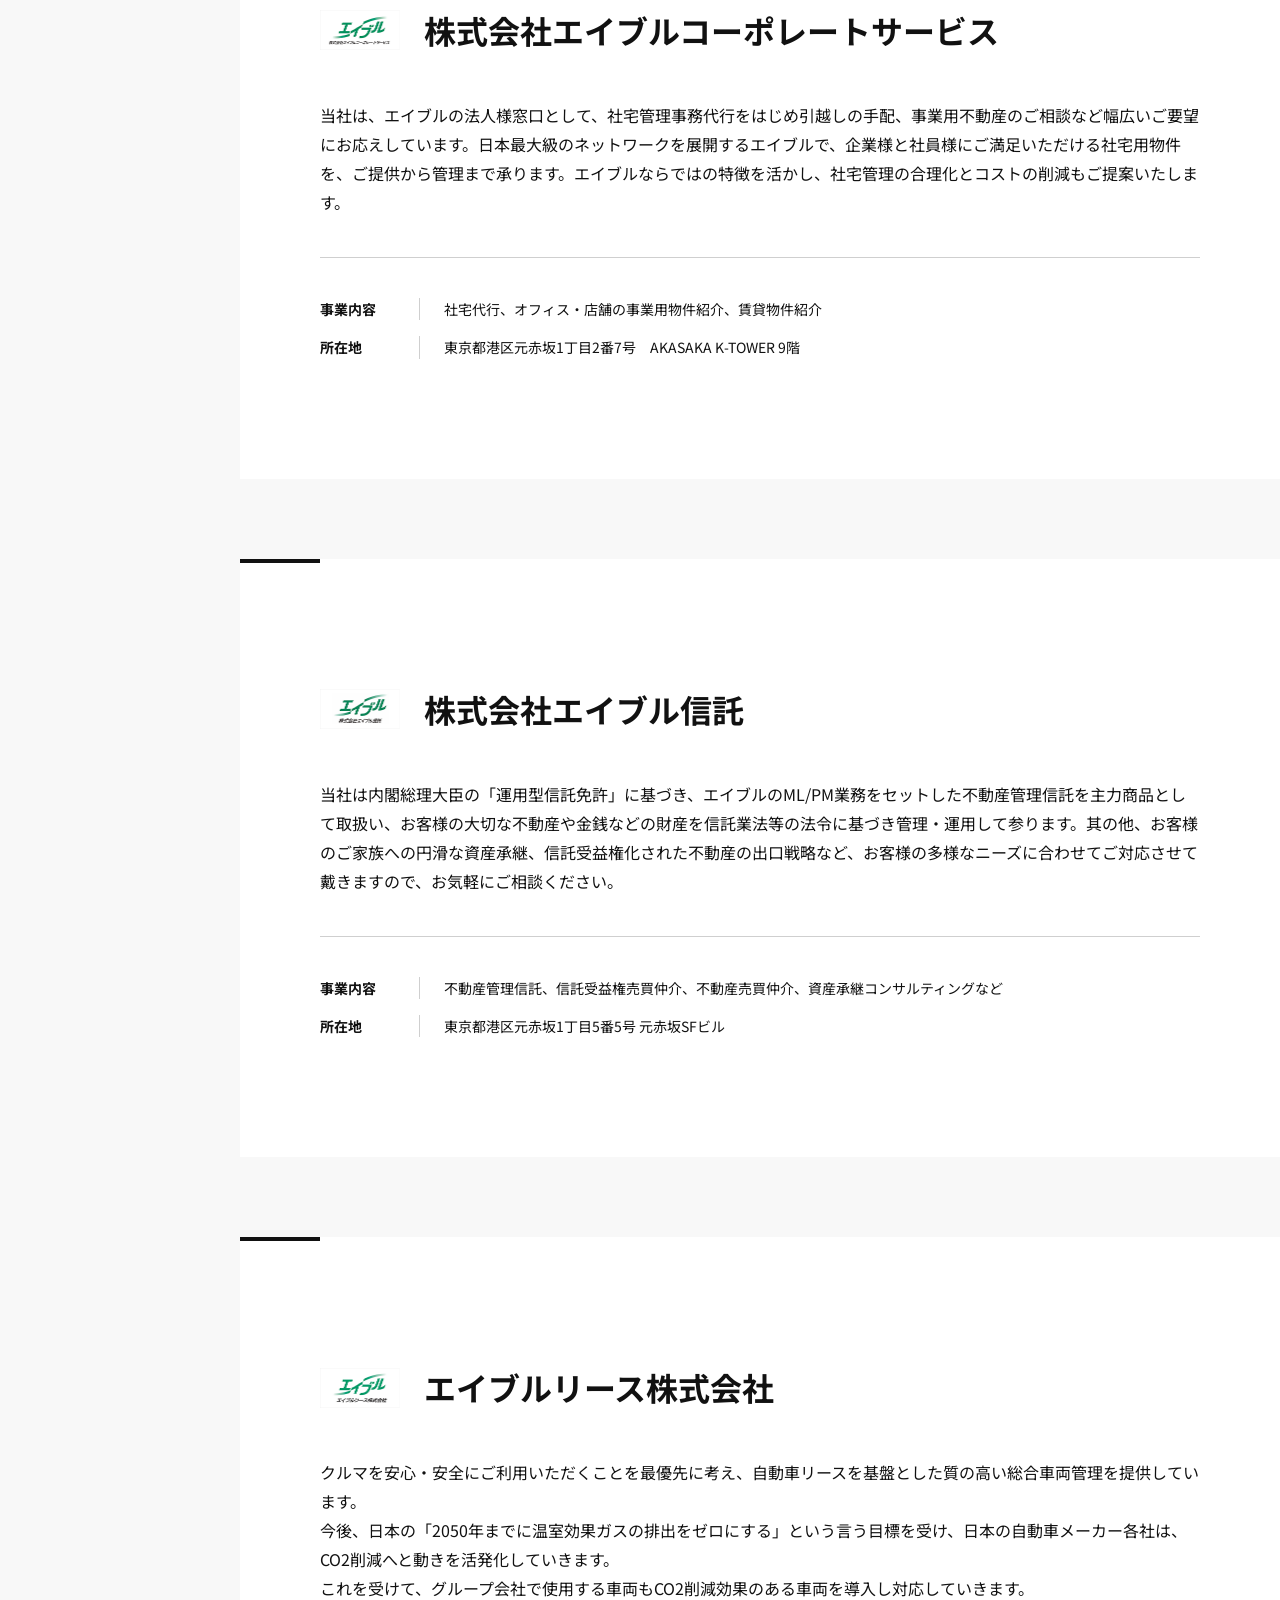
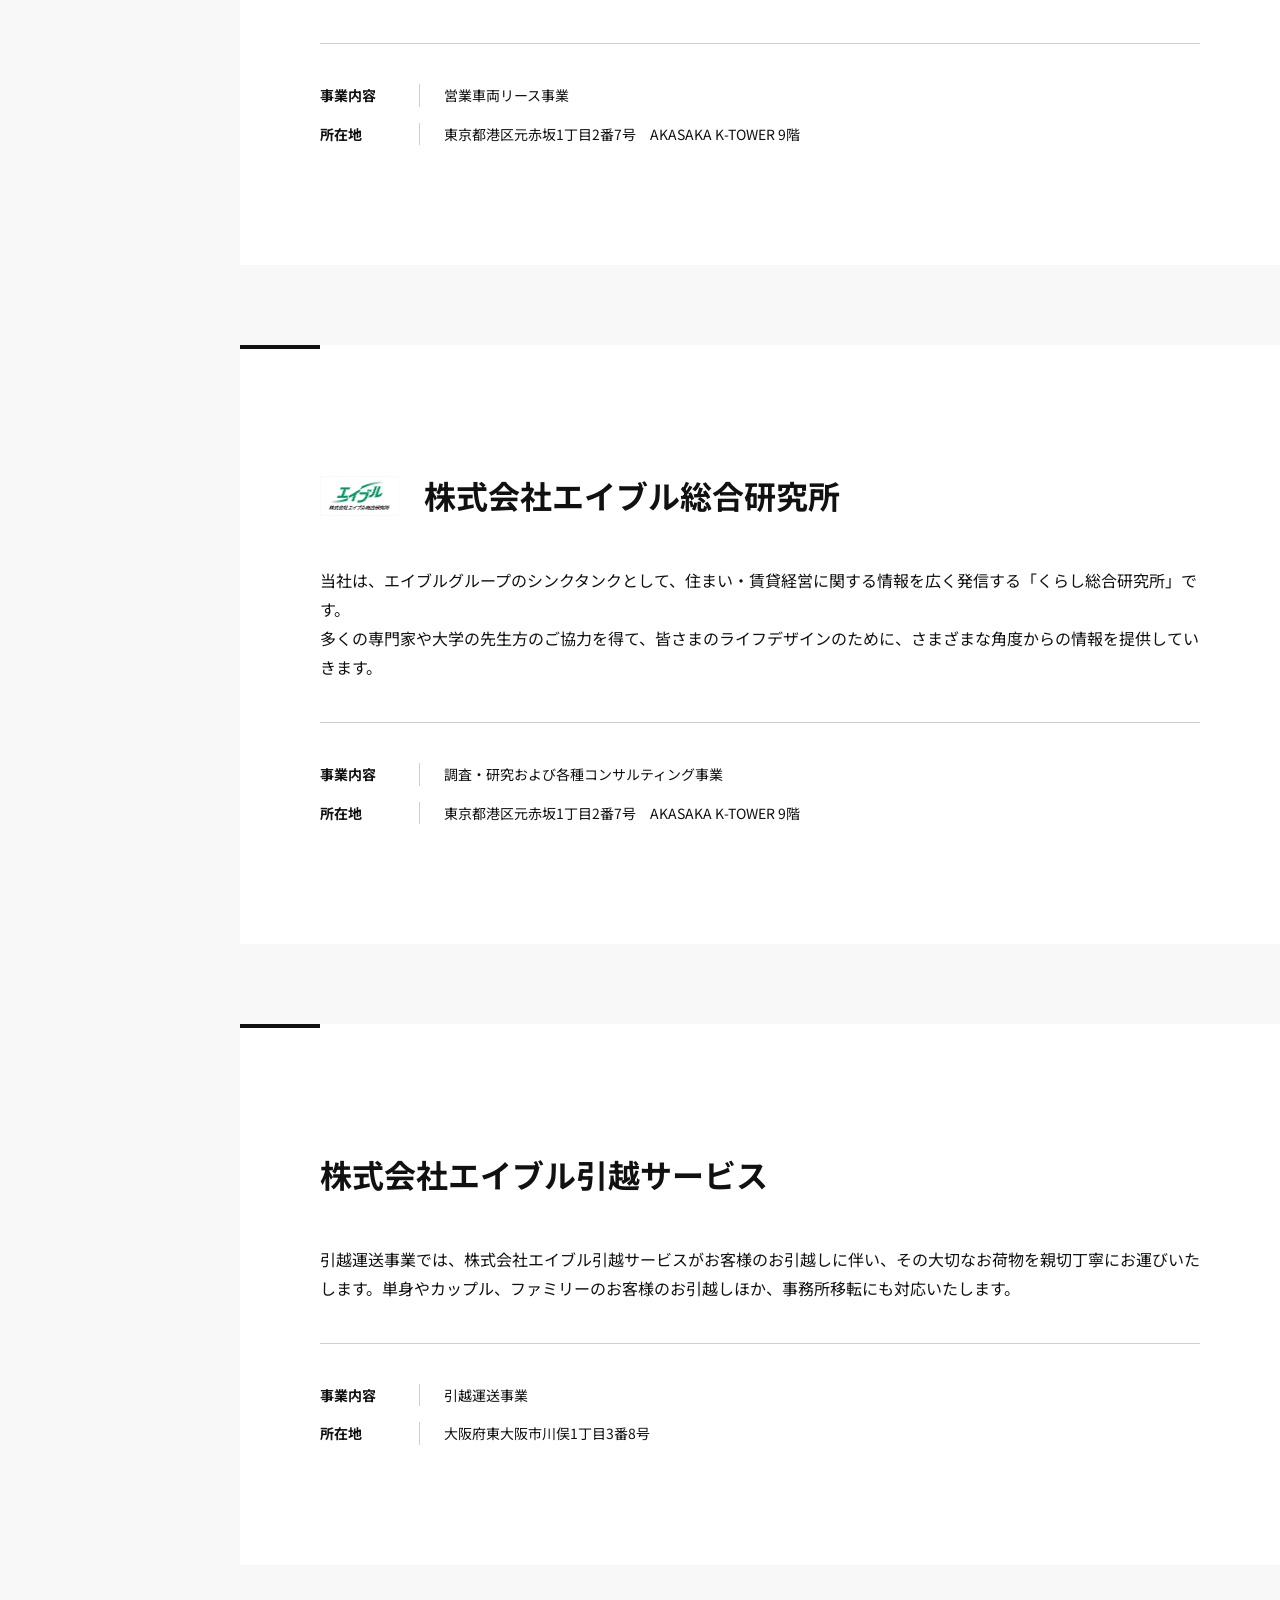
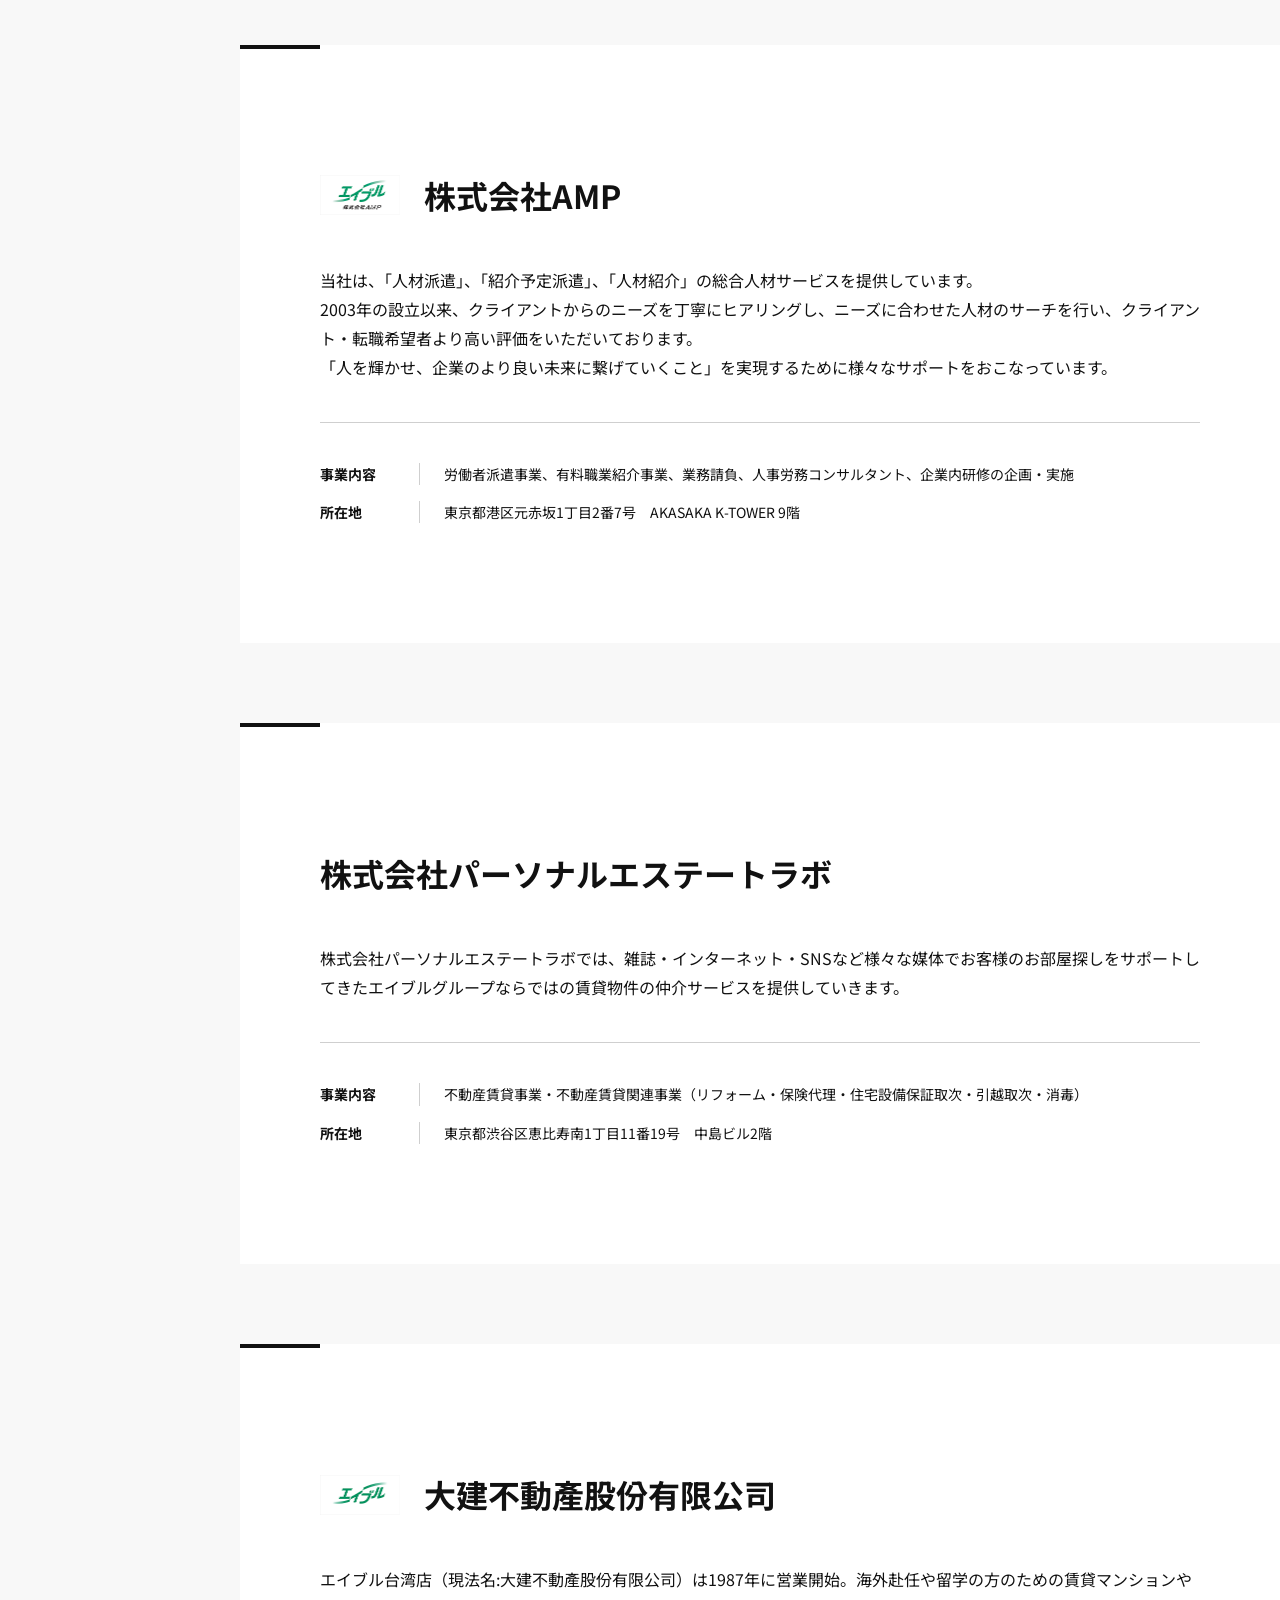
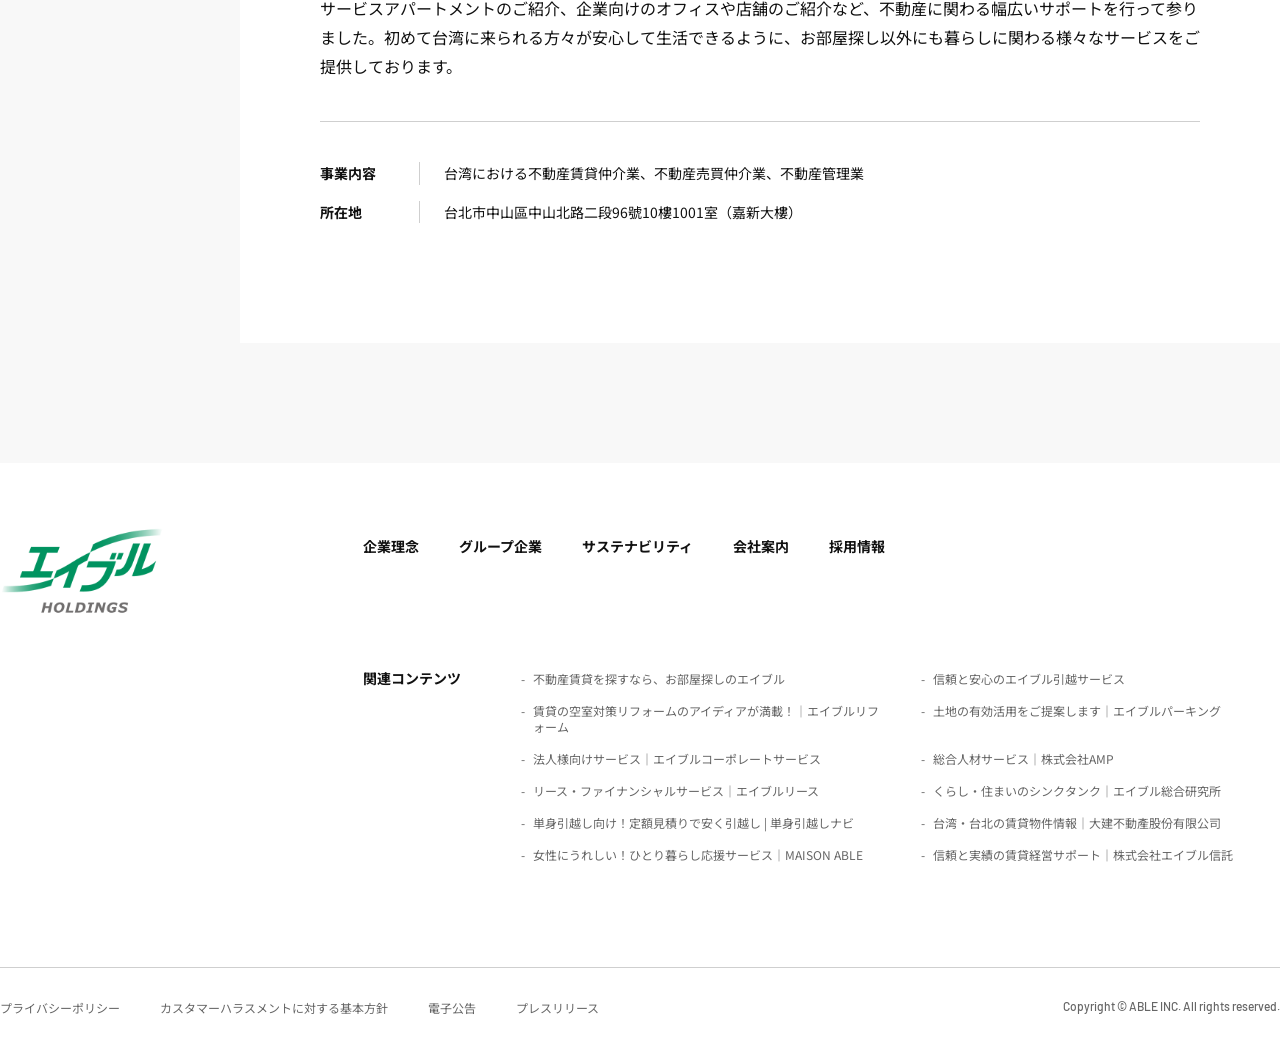
<file: pages/group.html>
<!DOCTYPE html>
<html lang="ja">
<head>
  <meta charset="UTF-8">
  <meta name="viewport" content="width=device-width, initial-scale=1.0">
  <title>グループ企業｜エイブル株式会社-模写</title>
  <link rel="preconnect" href="https://fonts.googleapis.com">
  <link rel="preconnect" href="https://fonts.gstatic.com" crossorigin>
  <link rel="stylesheet" href="https://fonts.googleapis.com/css2?family=Barlow:wght@400;500;600;700&family=Noto+Sans+JP:wght@400;500;700&display=swap">
  <link rel="stylesheet" href="../css/destyle.css">
  <link rel="stylesheet" href="../css/style.css">
</head>
<body>

  <header class="l-header">
    <a href="../index.html" class="l-header__logo">
      <img src="../img/logo.png" alt="エイブル">
    </a>
    <nav class="l-header__nav">
      <ul class="l-header__list">
        <li class="l-header__item">
          <a href="philosophy.html">企業理念</a>
        </li>
        <li class="l-header__item">
          <a href="group.html">グループ企業</a>
        </li>
        <li class="l-header__item">
          <a href="sustainability.html">サステナビリティ</a>
        </li>
        <li class="l-header__item">
          <a href="company.html">会社案内</a>
        </li>
        <li class="l-header__item">
          <a href="recruit.html">採用情報</a>
        </li>
      </ul>
    </nav>
  </header>

  <main>

    <section class="p-page-title">
      <div class="p-page-title__inner">
        <h1 class="p-page-title__heading">
          <span class="p-page-title__en">GROUP</span>
          <span class="p-page-title__ja">グループ企業</span>
        </h1>
        <nav class="p-page-title__breadcrumb" aria-label="パンくず">
          <ol class="p-page-title__breadcrumb-list">
            <li class="p-page-title__breadcrumb-item"><a href="../index.html">ホーム</a></li>
            <li class="p-page-title__breadcrumb-item" aria-current="page">グループ企業</li>
          </ol>
        </nav>
      </div>
    </section>

    <section class="p-group-lead">
      <div class="p-group-lead__inner">
        <h2 class="p-group-lead__heading">
          「暮らし」にもっと、<br>
          安心と豊かさを届けるために
        </h2>
        <p class="p-group-lead__text">
          エイブルでは、不動産の賃貸や管理・活用に関わる幅広いサービスと共に、<br>
          様々な事業をおこなうグループ会社を展開しています。
        </p>
      </div>
    </section>

    <section class="p-group-visual">
      <img class="p-group-visual__img" src="../img/group/img_lead 1.png" alt="">
    </section>


    <section class="p-group-list">
      <div class="p-group-list__inner">
        <h2 class="p-group-list__title c-section-heading">グループ会社一覧</h2>

        <div class="p-group-list__body">
          <nav class="p-group-list__nav" aria-label="グループ会社">
            <ul class="p-group-list__nav-list">
              <li class="p-group-list__nav-item is-current">
                <a href="#able">株式会社エイブル</a>
              </li>
              <li class="p-group-list__nav-item">
                <a href="#able-parking">株式会社エイブルパーキング</a>
              </li>
              <li class="p-group-list__nav-item">
                <a href="#able-corporate-service">株式会社エイブル<br>コーポレートサービス</a>
              </li>
              <li class="p-group-list__nav-item">
                <a href="#able-trust">株式会社エイブル信託</a>
              </li>
              <li class="p-group-list__nav-item">
                <a href="#able-lease">エイブルリース株式会社</a>
              </li>
              <li class="p-group-list__nav-item">
                <a href="#able-research">株式会社エイブル総合研究所</a>
              </li>
              <li class="p-group-list__nav-item">
                <a href="#able-moving">株式会社エイブル引越サービス</a>
              </li>
              <li class="p-group-list__nav-item">
                <a href="#amp">株式会社AMP</a>
              </li>
              <li class="p-group-list__nav-item">
                <a href="#personal-estate-labo">株式会社パーソナル<br>エステートラボ</a>
              </li>
              <li class="p-group-list__nav-item">
                <a href="#daiken">大建不動産股份有限公司</a>
              </li>
            </ul>
          </nav>

          <ul class="p-group-list__cards">
            <li class="p-group-list__card" id="able">
              <div class="p-group-list__card-head">
                <img class="p-group-list__logo" src="../img/group/img_logo01.png" alt="エイブル">
                <h3 class="p-group-list__name">株式会社エイブル</h3>
              </div>
              <p class="p-group-list__desc">
                当社は、1968年に創業し、2018年に50周年を迎えました。<br>
                創業以来、賃貸仲介と物件管理サービスを主たる事業とし、現在ではネットワーク店舗も含めると、全国800店舗以上の規模でビジネスを展開しております。<br>
                更なる信頼性の向上を図りながら、不動産の賃貸や管理・活用に関わる幅広いサービスを、お客様のニーズにあわせて提供して参ります。
              </p>
              <dl class="p-group-list__detail">
                <div class="p-group-list__detail-row">
                  <dt class="p-group-list__detail-label">事業内容</dt>
                  <dd class="p-group-list__detail-value">不動産賃貸仲介事業、不動産賃貸仲介関連事業（リフォーム・保険代理・住宅設備保証取次・引越取次・消毒）、不動産管理事業、不動産賃貸仲介フランチャイズ事業、フランチャイズ向けシステムの開発運用、コールセンター業務</dd>
                </div>
                <div class="p-group-list__detail-row">
                  <dt class="p-group-list__detail-label">所在地</dt>
                  <dd class="p-group-list__detail-value">東京都港区元赤坂1丁目5番5号 元赤坂SFビル</dd>
                </div>
              </dl>
            </li>
            <li class="p-group-list__card" id="able-parking">
              <div class="p-group-list__card-head">
                <img class="p-group-list__logo" src="../img/group/img_logo03.png" alt="エイブルパーキング">
                <h3 class="p-group-list__name">株式会社エイブルパーキング</h3>
              </div>
              <p class="p-group-list__desc">
                当社は、オーナー様との信頼関係に基づいたパーキング事業を全国各地で展開しております。安全・安心なパーキング作りと地域社会への貢献を目的として、良質なパーキング開設を目指しております。設置から管理まで当社で行い、オーナー様のご負担なく土地活用での安定収入が見込めます。オーナー様のご要望に合わせたプランを作成、ご提案いたします。              </p>
              <dl class="p-group-list__detail">
                <div class="p-group-list__detail-row">
                  <dt class="p-group-list__detail-label">事業内容</dt>
                  <dd class="p-group-list__detail-value">
                    時間貸駐車場事業の企画・運営・管理・販売<br>
                    首都圏・東海地区・近畿地区を中心に事業展開
                  </dd>
                </div>
                <div class="p-group-list__detail-row">
                  <dt class="p-group-list__detail-label">所在地</dt>
                  <dd class="p-group-list__detail-value">東京都港区元赤坂1丁目2番7号　AKASAKA K-TOWER 9階</dd>
                </div>
              </dl>
            </li>
            <li class="p-group-list__card" id="able-corporate-service">
              <div class="p-group-list__card-head">
                <img class="p-group-list__logo" src="../img/group/img_logo05.png" alt="エイブルコーポレートサービス">
                <h3 class="p-group-list__name">株式会社エイブルコーポレートサービス</h3>
              </div>
              <p class="p-group-list__desc">
                当社は、エイブルの法人様窓口として、社宅管理事務代行をはじめ引越しの手配、事業用不動産のご相談など幅広いご要望にお応えしています。日本最大級のネットワークを展開するエイブルで、企業様と社員様にご満足いただける社宅用物件を、ご提供から管理まで承ります。エイブルならではの特徴を活かし、社宅管理の合理化とコストの削減もご提案いたします。
              </p>
              <dl class="p-group-list__detail">
                <div class="p-group-list__detail-row">
                  <dt class="p-group-list__detail-label">事業内容</dt>
                  <dd class="p-group-list__detail-value">社宅代行、オフィス・店舗の事業用物件紹介、賃貸物件紹介</dd>
                </div>
                <div class="p-group-list__detail-row">
                  <dt class="p-group-list__detail-label">所在地</dt>
                  <dd class="p-group-list__detail-value">東京都港区元赤坂1丁目2番7号　AKASAKA K-TOWER 9階</dd>
                </div>
              </dl>
            </li>
            <li class="p-group-list__card" id="able-trust">
              <div class="p-group-list__card-head">
                <img class="p-group-list__logo" src="../img/group/img_logo07.png" alt="エイブル信託">
                <h3 class="p-group-list__name">株式会社エイブル信託</h3>
              </div>
              <p class="p-group-list__desc">
                当社は内閣総理大臣の「運用型信託免許」に基づき、エイブルのML/PM業務をセットした不動産管理信託を主力商品として取扱い、お客様の大切な不動産や金銭などの財産を信託業法等の法令に基づき管理・運用して参ります。其の他、お客様のご家族への円滑な資産承継、信託受益権化された不動産の出口戦略など、お客様の多様なニーズに合わせてご対応させて戴きますので、お気軽にご相談ください。
              </p>
              <dl class="p-group-list__detail">
                <div class="p-group-list__detail-row">
                  <dt class="p-group-list__detail-label">事業内容</dt>
                  <dd class="p-group-list__detail-value">不動産管理信託、信託受益権売買仲介、不動産売買仲介、資産承継コンサルティングなど</dd>
                </div>
                <div class="p-group-list__detail-row">
                  <dt class="p-group-list__detail-label">所在地</dt>
                  <dd class="p-group-list__detail-value">東京都港区元赤坂1丁目5番5号 元赤坂SFビル</dd>
                </div>
              </dl>
            </li>
            <li class="p-group-list__card" id="able-lease">
              <div class="p-group-list__card-head">
                <img class="p-group-list__logo" src="../img/group/img_logo10.png" alt="エイブルリース">
                <h3 class="p-group-list__name">エイブルリース株式会社</h3>
              </div>
              <p class="p-group-list__desc">
                クルマを安心・安全にご利用いただくことを最優先に考え、自動車リースを基盤とした質の高い総合車両管理を提供しています。<br>
                今後、日本の「2050年までに温室効果ガスの排出をゼロにする」という言う目標を受け、日本の自動車メーカー各社は、CO2削減へと動きを活発化していきます。<br>
                これを受けて、グループ会社で使用する車両もCO2削減効果のある車両を導入し対応していきます。
              </p>
              <dl class="p-group-list__detail">
                <div class="p-group-list__detail-row">
                  <dt class="p-group-list__detail-label">事業内容</dt>
                  <dd class="p-group-list__detail-value">営業車両リース事業</dd>
                </div>
                <div class="p-group-list__detail-row">
                  <dt class="p-group-list__detail-label">所在地</dt>
                  <dd class="p-group-list__detail-value">東京都港区元赤坂1丁目2番7号　AKASAKA K-TOWER 9階</dd>
                </div>
              </dl>
            </li>
            <li class="p-group-list__card" id="able-research">
              <div class="p-group-list__card-head">
                <img class="p-group-list__logo" src="../img/group/img_logo08.png" alt="エイブル総合研究所">
                <h3 class="p-group-list__name">株式会社エイブル総合研究所</h3>
              </div>
              <p class="p-group-list__desc">
                当社は、エイブルグループのシンクタンクとして、住まい・賃貸経営に関する情報を広く発信する「くらし総合研究所」です。<br>
                多くの専門家や大学の先生方のご協力を得て、皆さまのライフデザインのために、さまざまな角度からの情報を提供していきます。
              </p>
              <dl class="p-group-list__detail">
                <div class="p-group-list__detail-row">
                  <dt class="p-group-list__detail-label">事業内容</dt>
                  <dd class="p-group-list__detail-value">調査・研究および各種コンサルティング事業</dd>
                </div>
                <div class="p-group-list__detail-row">
                  <dt class="p-group-list__detail-label">所在地</dt>
                  <dd class="p-group-list__detail-value">東京都港区元赤坂1丁目2番7号　AKASAKA K-TOWER 9階</dd>
                </div>
              </dl>
            </li>
            <li class="p-group-list__card" id="able-moving">
              <div class="p-group-list__card-head">
                <h3 class="p-group-list__name">株式会社エイブル引越サービス</h3>
              </div>
              <p class="p-group-list__desc">
                引越運送事業では、株式会社エイブル引越サービスがお客様のお引越しに伴い、その大切なお荷物を親切丁寧にお運びいたします。単身やカップル、ファミリーのお客様のお引越しほか、事務所移転にも対応いたします。
              </p>
              <dl class="p-group-list__detail">
                <div class="p-group-list__detail-row">
                  <dt class="p-group-list__detail-label">事業内容</dt>
                  <dd class="p-group-list__detail-value">引越運送事業</dd>
                </div>
                <div class="p-group-list__detail-row">
                  <dt class="p-group-list__detail-label">所在地</dt>
                  <dd class="p-group-list__detail-value">大阪府東大阪市川俣1丁目3番8号</dd>
                </div>
              </dl>
            </li>
            <li class="p-group-list__card" id="amp">
              <div class="p-group-list__card-head">
                <img class="p-group-list__logo" src="../img/group/img_logo06.png" alt="AMP">
                <h3 class="p-group-list__name">株式会社AMP</h3>
              </div>
              <p class="p-group-list__desc">
                当社は、「人材派遣」、「紹介予定派遣」、「人材紹介」の総合人材サービスを提供しています。<br>
                2003年の設立以来、クライアントからのニーズを丁寧にヒアリングし、ニーズに合わせた人材のサーチを行い、クライアント・転職希望者より高い評価をいただいております。<br>
                「人を輝かせ、企業のより良い未来に繋げていくこと」を実現するために様々なサポートをおこなっています。
              </p>
              <dl class="p-group-list__detail">
                <div class="p-group-list__detail-row">
                  <dt class="p-group-list__detail-label">事業内容</dt>
                  <dd class="p-group-list__detail-value">労働者派遣事業、有料職業紹介事業、業務請負、人事労務コンサルタント、企業内研修の企画・実施</dd>
                </div>
                <div class="p-group-list__detail-row">
                  <dt class="p-group-list__detail-label">所在地</dt>
                  <dd class="p-group-list__detail-value">東京都港区元赤坂1丁目2番7号　AKASAKA K-TOWER 9階</dd>
                </div>
              </dl>
            </li>
            <li class="p-group-list__card" id="personal-estate-labo">
              <div class="p-group-list__card-head">
                <h3 class="p-group-list__name">株式会社パーソナルエステートラボ</h3>
              </div>
              <p class="p-group-list__desc">
                株式会社パーソナルエステートラボでは、雑誌・インターネット・SNSなど様々な媒体でお客様のお部屋探しをサポートしてきたエイブルグループならではの賃貸物件の仲介サービスを提供していきます。
              </p>
              <dl class="p-group-list__detail">
                <div class="p-group-list__detail-row">
                  <dt class="p-group-list__detail-label">事業内容</dt>
                  <dd class="p-group-list__detail-value">不動産賃貸事業・不動産賃貸関連事業（リフォーム・保険代理・住宅設備保証取次・引越取次・消毒）</dd>
                </div>
                <div class="p-group-list__detail-row">
                  <dt class="p-group-list__detail-label">所在地</dt>
                  <dd class="p-group-list__detail-value">東京都渋谷区恵比寿南1丁目11番19号　中島ビル2階</dd>
                </div>
              </dl>
            </li>
            <li class="p-group-list__card" id="daiken">
              <div class="p-group-list__card-head">
                <img class="p-group-list__logo" src="../img/group/img_logo01.png" alt="大建不動産">
                <h3 class="p-group-list__name">大建不動產股份有限公司</h3>
              </div>
              <p class="p-group-list__desc">
                エイブル台湾店（現法名:大建不動產股份有限公司）は1987年に営業開始。海外赴任や留学の方のための賃貸マンションやサービスアパートメントのご紹介、企業向けのオフィスや店舗のご紹介など、不動産に関わる幅広いサポートを行って参りました。初めて台湾に来られる方々が安心して生活できるように、お部屋探し以外にも暮らしに関わる様々なサービスをご提供しております。
              </p>
              <dl class="p-group-list__detail">
                <div class="p-group-list__detail-row">
                  <dt class="p-group-list__detail-label">事業内容</dt>
                  <dd class="p-group-list__detail-value">台湾における不動産賃貸仲介業、不動産売買仲介業、不動産管理業</dd>
                </div>
                <div class="p-group-list__detail-row">
                  <dt class="p-group-list__detail-label">所在地</dt>
                  <dd class="p-group-list__detail-value">台北市中山區中山北路二段96號10樓1001室（嘉新大樓）</dd>
                </div>
              </dl>
            </li>

          </ul>
        </div>
      </div>
    </section>

  </main>

  <footer class="l-footer">
    <div class="l-footer__inner">
      <div class="l-footer__main">
        <a href="../index.html" class="l-footer__logo">
          <img src="../img/logo.png" alt="エイブル">
        </a>

        <div class="l-footer__column">
          <nav class="l-footer__nav">
            <ul class="l-footer__list">
              <li class="l-footer__item">
                <a href="philosophy.html">企業理念</a>
              </li>
              <li class="l-footer__item">
                <a href="group.html">グループ企業</a>
              </li>
              <li class="l-footer__item">
                <a href="sustainability.html">サステナビリティ</a>
              </li>
              <li class="l-footer__item">
                <a href="company.html">会社案内</a>
              </li>
              <li class="l-footer__item">
                <a href="recruit.html">採用情報</a>
              </li>
            </ul>
          </nav>

          <div class="l-footer__related">
            <p class="l-footer__related-title">関連コンテンツ</p>
            <ul class="l-footer__related-list">
              <li class="l-footer__related-item">
                <a href="#">不動産賃貸を探すなら、お部屋探しのエイブル</a>
              </li>
              <li class="l-footer__related-item">
                <a href="#">信頼と安心のエイブル引越サービス</a>
              </li>
              <li class="l-footer__related-item">
                <a href="#">賃貸の空室対策リフォームのアイディアが満載！│エイブルリフォーム</a>
              </li>
              <li class="l-footer__related-item">
                <a href="#">土地の有効活用をご提案します｜エイブルパーキング</a>
              </li>
              <li class="l-footer__related-item">
                <a href="#">法人様向けサービス｜エイブルコーポレートサービス</a>
              </li>
              <li class="l-footer__related-item">
                <a href="#">総合人材サービス｜株式会社AMP</a>
              </li>
              <li class="l-footer__related-item">
                <a href="#">リース・ファイナンシャルサービス｜エイブルリース</a>
              </li>
              <li class="l-footer__related-item">
                <a href="#">くらし・住まいのシンクタンク｜エイブル総合研究所</a>
              </li>
              <li class="l-footer__related-item">
                <a href="#">単身引越し向け！定額見積りで安く引越し | 単身引越しナビ</a>
              </li>
              <li class="l-footer__related-item">
                <a href="#">台湾・台北の賃貸物件情報｜大建不動產股份有限公司</a>
              </li>
              <li class="l-footer__related-item">
                <a href="#">女性にうれしい！ひとり暮らし応援サービス｜MAISON ABLE</a>
              </li>
              <li class="l-footer__related-item">
                <a href="#">信頼と実績の賃貸経営サポート｜株式会社エイブル信託</a>
              </li>
            </ul>
          </div>
        </div>
      </div>

      <div class="l-footer__bottom">
        <ul class="l-footer__sublist">
          <li class="l-footer__subitem">
            <a href="privacy.html">プライバシーポリシー</a>
          </li>
          <li class="l-footer__subitem">
            <a href="customer-harassment.html">カスタマーハラスメントに対する基本方針</a>
          </li>
          <li class="l-footer__subitem">
            <a href="notice.html">電子公告</a>
          </li>
          <li class="l-footer__subitem">
            <a href="news.html">プレスリリース</a>
          </li>
        </ul>
        <p class="l-footer__copyright">Copyright &copy; ABLE INC. All rights reserved.</p>
      </div>
    </div>
  </footer>

  <button type="button" class="c-pagetop" aria-label="ページ上部へ戻る">
    <span class="c-pagetop__icon" aria-hidden="true"></span>
    <span class="c-pagetop__text">PAGE<br>TOP</span>
  </button>

  <script src="../js/script.js"></script>
</body>
</html>
</file>
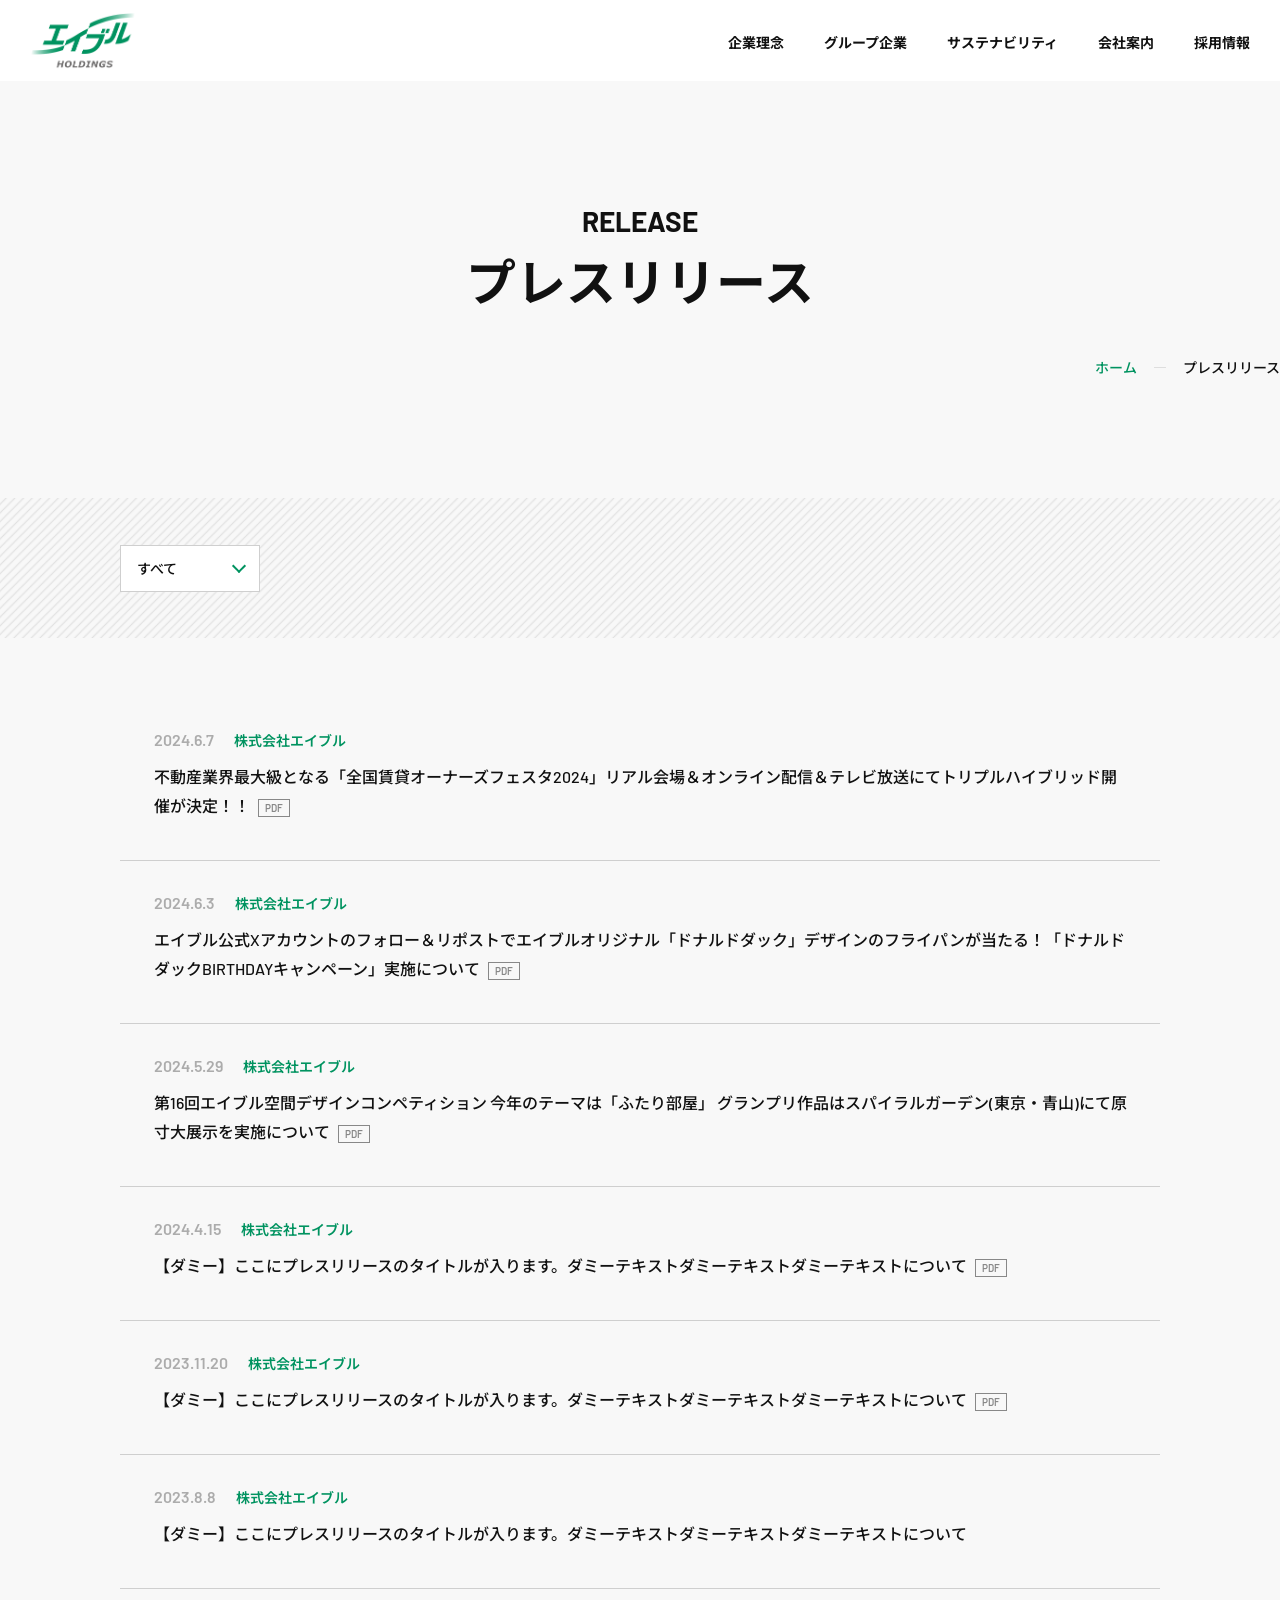
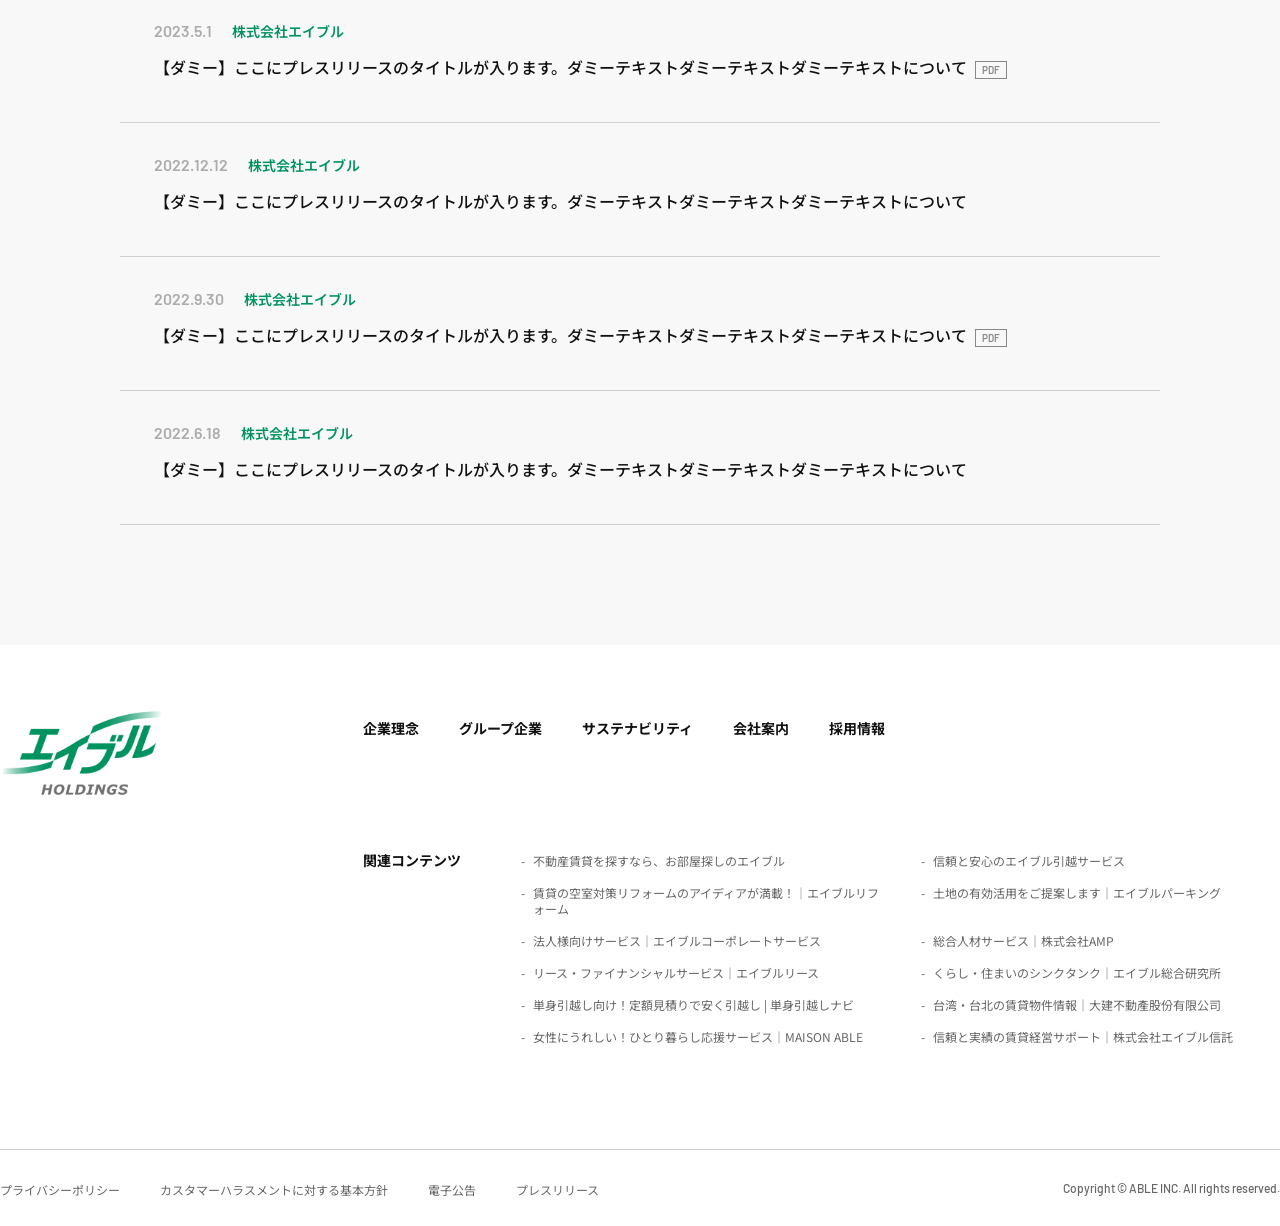
<file: pages/news.html>
<!DOCTYPE html>
<html lang="ja">
<head>
  <meta charset="UTF-8">
  <meta name="viewport" content="width=device-width, initial-scale=1.0">
  <title>プレスリリース｜エイブル株式会社-模写</title>
  <link rel="preconnect" href="https://fonts.googleapis.com">
  <link rel="preconnect" href="https://fonts.gstatic.com" crossorigin>
  <link rel="stylesheet" href="https://fonts.googleapis.com/css2?family=Barlow:wght@400;500;600;700&family=Noto+Sans+JP:wght@400;500;700&display=swap">
  <link rel="stylesheet" href="../css/destyle.css">
  <link rel="stylesheet" href="../css/style.css">
</head>
<body>

  <header class="l-header">
    <a href="../index.html" class="l-header__logo">
      <img src="../img/logo.png" alt="エイブル">
    </a>
    <nav class="l-header__nav">
      <ul class="l-header__list">
        <li class="l-header__item">
          <a href="philosophy.html">企業理念</a>
        </li>
        <li class="l-header__item">
          <a href="group.html">グループ企業</a>
        </li>
        <li class="l-header__item">
          <a href="sustainability.html">サステナビリティ</a>
        </li>
        <li class="l-header__item">
          <a href="company.html">会社案内</a>
        </li>
        <li class="l-header__item">
          <a href="recruit.html">採用情報</a>
        </li>
      </ul>
    </nav>
  </header>

  <main>

    <section class="p-page-title">
      <div class="p-page-title__inner">
        <h1 class="p-page-title__heading">
          <span class="p-page-title__en">RELEASE</span>
          <span class="p-page-title__ja">プレスリリース</span>
        </h1>
        <nav class="p-page-title__breadcrumb" aria-label="パンくず">
          <ol class="p-page-title__breadcrumb-list">
            <li class="p-page-title__breadcrumb-item"><a href="../index.html">ホーム</a></li>
            <li class="p-page-title__breadcrumb-item" aria-current="page">プレスリリース</li>
          </ol>
        </nav>
      </div>
    </section>

    <section class="p-press">
      <!-- 絞り込みプルダウン帯（全幅・高さ14rem、背景 filter_bg.png） -->
      <div class="p-press__filter-band">
        <div class="p-press__filter-inner">
          <div class="p-press__filter">
            <select class="p-press__select" aria-label="年で絞り込む">
              <option value="all">すべて</option>
              <option value="2024">2024年</option>
              <option value="2023">2023年</option>
              <option value="2022">2022年</option>
            </select>
          </div>
        </div>
      </div>

      <div class="p-press__inner">
        <ul class="p-press__list">
          <li class="p-press__item" data-year="2024">
            <div class="p-press__meta">
              <time datetime="2024-06-07" class="p-press__date">2024.6.7</time>
              <p class="p-press__company">株式会社エイブル</p>
            </div>
            <p class="p-press__body">
              不動産業界最大級となる「全国賃貸オーナーズフェスタ2024」リアル会場＆オンライン配信＆テレビ放送にてトリプルハイブリッド開催が決定！！<span class="p-press__tag">PDF</span>
            </p>
          </li>
          <li class="p-press__item" data-year="2024">
            <div class="p-press__meta">
              <time datetime="2024-06-03" class="p-press__date">2024.6.3</time>
              <p class="p-press__company">株式会社エイブル</p>
            </div>
            <p class="p-press__body">
              エイブル公式Xアカウントのフォロー＆リポストでエイブルオリジナル「ドナルドダック」デザインのフライパンが当たる！「ドナルドダックBIRTHDAYキャンペーン」実施について<span class="p-press__tag">PDF</span>
            </p>
          </li>
          <li class="p-press__item" data-year="2024">
            <div class="p-press__meta">
              <time datetime="2024-05-29" class="p-press__date">2024.5.29</time>
              <p class="p-press__company">株式会社エイブル</p>
            </div>
            <p class="p-press__body">
              第16回エイブル空間デザインコンペティション 今年のテーマは「ふたり部屋」 グランプリ作品はスパイラルガーデン(東京・青山)にて原寸大展示を実施について<span class="p-press__tag">PDF</span>
            </p>
          </li>
          <li class="p-press__item" data-year="2024">
            <div class="p-press__meta">
              <time datetime="2024-04-15" class="p-press__date">2024.4.15</time>
              <p class="p-press__company">株式会社エイブル</p>
            </div>
            <p class="p-press__body">
              【ダミー】ここにプレスリリースのタイトルが入ります。ダミーテキストダミーテキストダミーテキストについて<span class="p-press__tag">PDF</span>
            </p>
          </li>
          <li class="p-press__item" data-year="2023">
            <div class="p-press__meta">
              <time datetime="2023-11-20" class="p-press__date">2023.11.20</time>
              <p class="p-press__company">株式会社エイブル</p>
            </div>
            <p class="p-press__body">
              【ダミー】ここにプレスリリースのタイトルが入ります。ダミーテキストダミーテキストダミーテキストについて<span class="p-press__tag">PDF</span>
            </p>
          </li>
          <li class="p-press__item" data-year="2023">
            <div class="p-press__meta">
              <time datetime="2023-08-08" class="p-press__date">2023.8.8</time>
              <p class="p-press__company">株式会社エイブル</p>
            </div>
            <p class="p-press__body">
              【ダミー】ここにプレスリリースのタイトルが入ります。ダミーテキストダミーテキストダミーテキストについて
            </p>
          </li>
          <li class="p-press__item" data-year="2023">
            <div class="p-press__meta">
              <time datetime="2023-05-01" class="p-press__date">2023.5.1</time>
              <p class="p-press__company">株式会社エイブル</p>
            </div>
            <p class="p-press__body">
              【ダミー】ここにプレスリリースのタイトルが入ります。ダミーテキストダミーテキストダミーテキストについて<span class="p-press__tag">PDF</span>
            </p>
          </li>
          <li class="p-press__item" data-year="2022">
            <div class="p-press__meta">
              <time datetime="2022-12-12" class="p-press__date">2022.12.12</time>
              <p class="p-press__company">株式会社エイブル</p>
            </div>
            <p class="p-press__body">
              【ダミー】ここにプレスリリースのタイトルが入ります。ダミーテキストダミーテキストダミーテキストについて
            </p>
          </li>
          <li class="p-press__item" data-year="2022">
            <div class="p-press__meta">
              <time datetime="2022-09-30" class="p-press__date">2022.9.30</time>
              <p class="p-press__company">株式会社エイブル</p>
            </div>
            <p class="p-press__body">
              【ダミー】ここにプレスリリースのタイトルが入ります。ダミーテキストダミーテキストダミーテキストについて<span class="p-press__tag">PDF</span>
            </p>
          </li>
          <li class="p-press__item" data-year="2022">
            <div class="p-press__meta">
              <time datetime="2022-06-18" class="p-press__date">2022.6.18</time>
              <p class="p-press__company">株式会社エイブル</p>
            </div>
            <p class="p-press__body">
              【ダミー】ここにプレスリリースのタイトルが入ります。ダミーテキストダミーテキストダミーテキストについて
            </p>
          </li>
        </ul>

      </div>
    </section>

  </main>

  <footer class="l-footer">
    <div class="l-footer__inner">
      <div class="l-footer__main">
        <a href="../index.html" class="l-footer__logo">
          <img src="../img/logo.png" alt="エイブル">
        </a>

        <div class="l-footer__column">
          <nav class="l-footer__nav">
            <ul class="l-footer__list">
              <li class="l-footer__item">
                <a href="philosophy.html">企業理念</a>
              </li>
              <li class="l-footer__item">
                <a href="group.html">グループ企業</a>
              </li>
              <li class="l-footer__item">
                <a href="sustainability.html">サステナビリティ</a>
              </li>
              <li class="l-footer__item">
                <a href="company.html">会社案内</a>
              </li>
              <li class="l-footer__item">
                <a href="recruit.html">採用情報</a>
              </li>
            </ul>
          </nav>

          <div class="l-footer__related">
            <p class="l-footer__related-title">関連コンテンツ</p>
            <ul class="l-footer__related-list">
              <li class="l-footer__related-item">
                <a href="#">不動産賃貸を探すなら、お部屋探しのエイブル</a>
              </li>
              <li class="l-footer__related-item">
                <a href="#">信頼と安心のエイブル引越サービス</a>
              </li>
              <li class="l-footer__related-item">
                <a href="#">賃貸の空室対策リフォームのアイディアが満載！│エイブルリフォーム</a>
              </li>
              <li class="l-footer__related-item">
                <a href="#">土地の有効活用をご提案します｜エイブルパーキング</a>
              </li>
              <li class="l-footer__related-item">
                <a href="#">法人様向けサービス｜エイブルコーポレートサービス</a>
              </li>
              <li class="l-footer__related-item">
                <a href="#">総合人材サービス｜株式会社AMP</a>
              </li>
              <li class="l-footer__related-item">
                <a href="#">リース・ファイナンシャルサービス｜エイブルリース</a>
              </li>
              <li class="l-footer__related-item">
                <a href="#">くらし・住まいのシンクタンク｜エイブル総合研究所</a>
              </li>
              <li class="l-footer__related-item">
                <a href="#">単身引越し向け！定額見積りで安く引越し | 単身引越しナビ</a>
              </li>
              <li class="l-footer__related-item">
                <a href="#">台湾・台北の賃貸物件情報｜大建不動產股份有限公司</a>
              </li>
              <li class="l-footer__related-item">
                <a href="#">女性にうれしい！ひとり暮らし応援サービス｜MAISON ABLE</a>
              </li>
              <li class="l-footer__related-item">
                <a href="#">信頼と実績の賃貸経営サポート｜株式会社エイブル信託</a>
              </li>
            </ul>
          </div>
        </div>
      </div>

      <div class="l-footer__bottom">
        <ul class="l-footer__sublist">
          <li class="l-footer__subitem">
            <a href="privacy.html">プライバシーポリシー</a>
          </li>
          <li class="l-footer__subitem">
            <a href="customer-harassment.html">カスタマーハラスメントに対する基本方針</a>
          </li>
          <li class="l-footer__subitem">
            <a href="notice.html">電子公告</a>
          </li>
          <li class="l-footer__subitem">
            <a href="news.html">プレスリリース</a>
          </li>
        </ul>
        <p class="l-footer__copyright">Copyright &copy; ABLE INC. All rights reserved.</p>
      </div>
    </div>
  </footer>

  <button type="button" class="c-pagetop" aria-label="ページ上部へ戻る">
    <span class="c-pagetop__icon" aria-hidden="true"></span>
    <span class="c-pagetop__text">PAGE<br>TOP</span>
  </button>

  <script src="../js/script.js"></script>
</body>
</html>
</file>
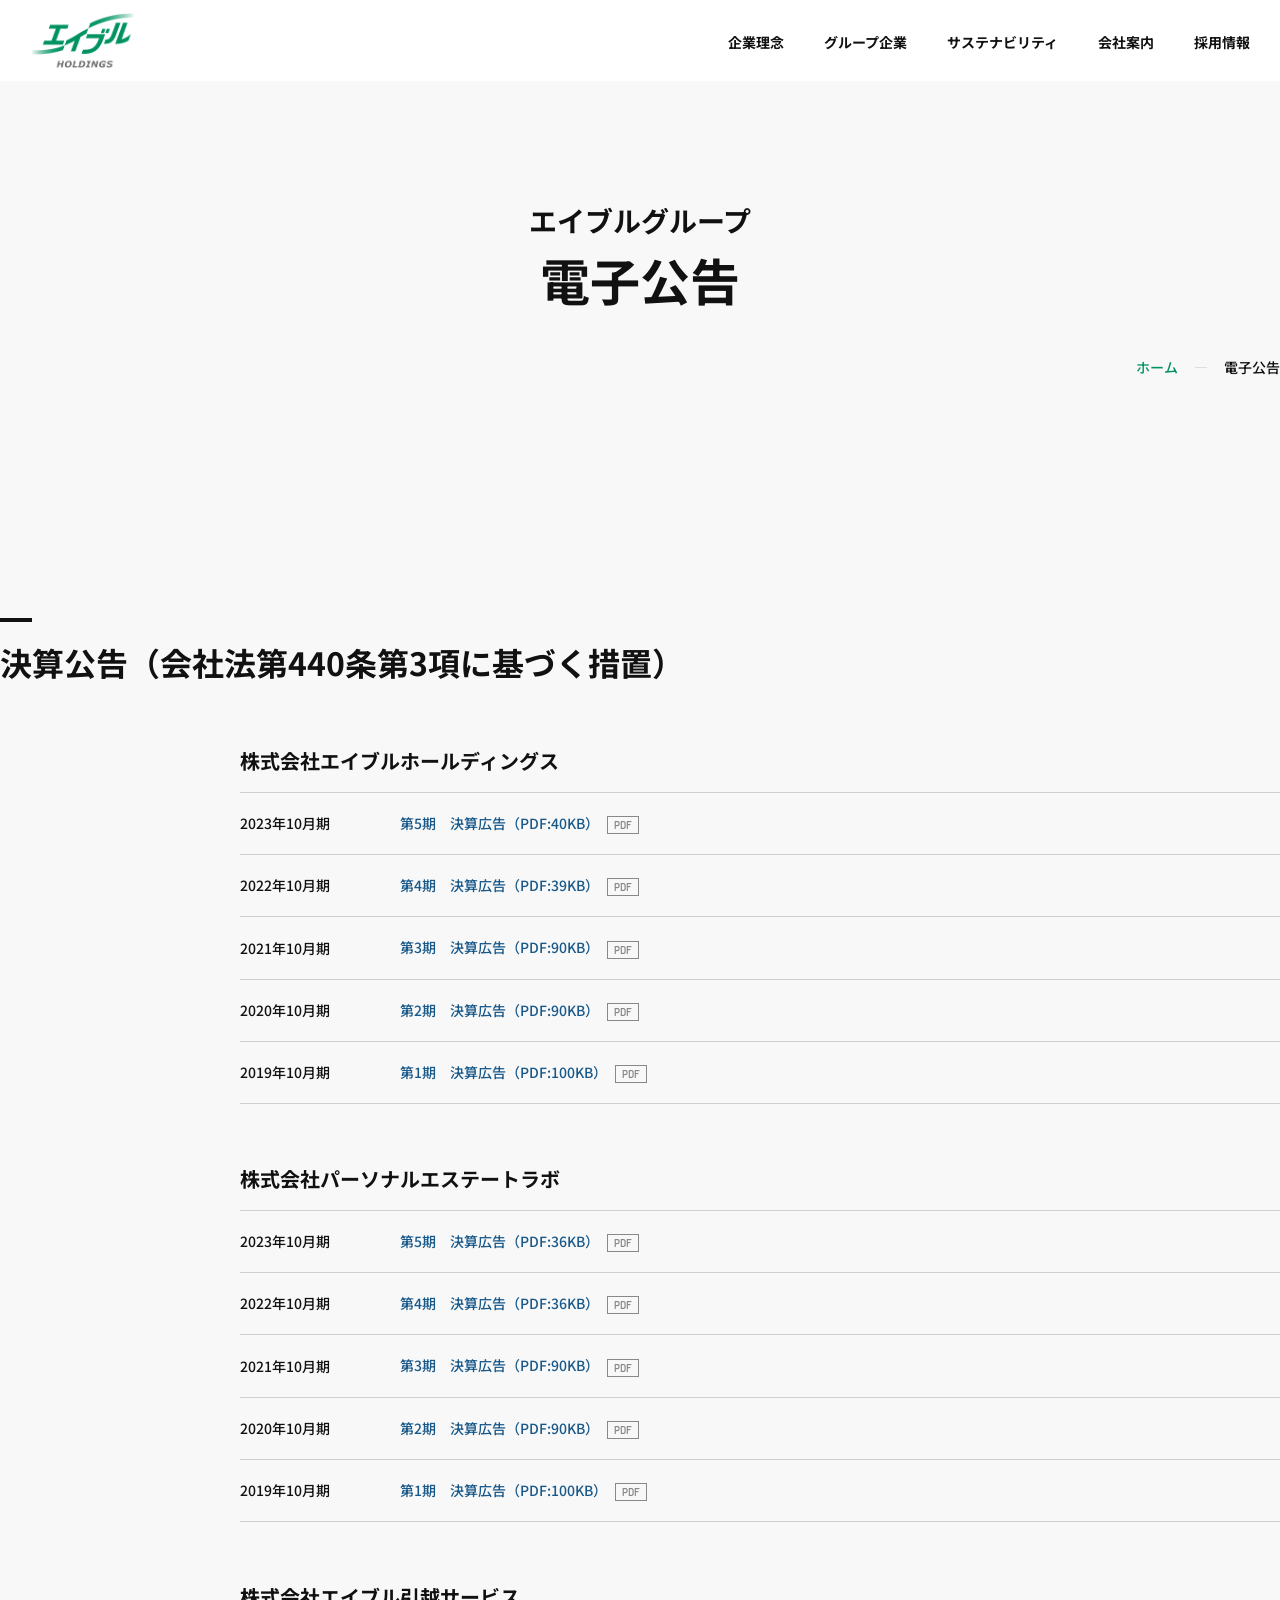
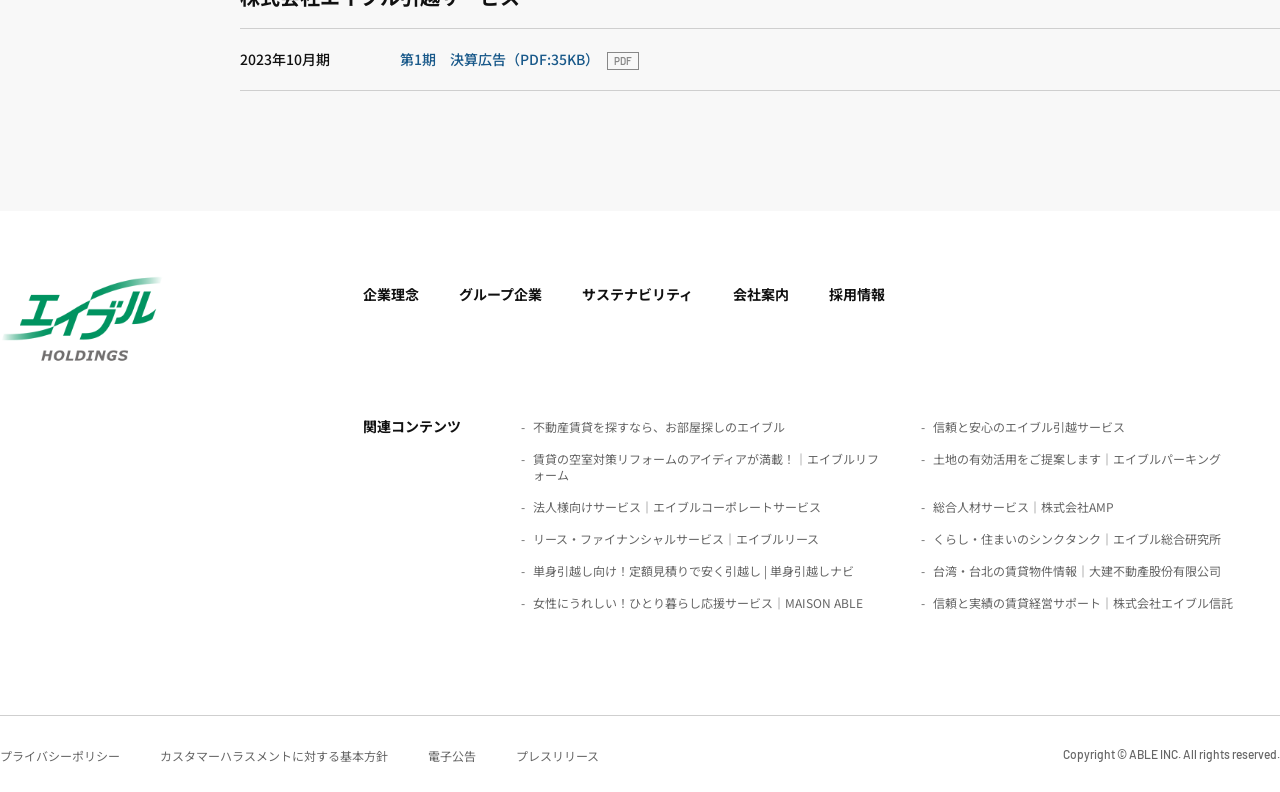
<file: pages/notice.html>
<!DOCTYPE html>
<html lang="ja">
<head>
  <meta charset="UTF-8">
  <meta name="viewport" content="width=device-width, initial-scale=1.0">
  <title>電子公告｜エイブル株式会社-模写</title>
  <link rel="preconnect" href="https://fonts.googleapis.com">
  <link rel="preconnect" href="https://fonts.gstatic.com" crossorigin>
  <link rel="stylesheet" href="https://fonts.googleapis.com/css2?family=Barlow:wght@400;500;600;700&family=Noto+Sans+JP:wght@400;500;700&display=swap">
  <link rel="stylesheet" href="../css/destyle.css">
  <link rel="stylesheet" href="../css/style.css">
</head>
<body>

  <header class="l-header">
    <a href="../index.html" class="l-header__logo">
      <img src="../img/logo.png" alt="エイブル">
    </a>
    <nav class="l-header__nav">
      <ul class="l-header__list">
        <li class="l-header__item">
          <a href="philosophy.html">企業理念</a>
        </li>
        <li class="l-header__item">
          <a href="group.html">グループ企業</a>
        </li>
        <li class="l-header__item">
          <a href="sustainability.html">サステナビリティ</a>
        </li>
        <li class="l-header__item">
          <a href="company.html">会社案内</a>
        </li>
        <li class="l-header__item">
          <a href="recruit.html">採用情報</a>
        </li>
      </ul>
    </nav>
  </header>

  <main>

    <section class="p-page-title">
      <div class="p-page-title__inner">
        <h1 class="p-page-title__heading">
          <span class="p-page-title__en">エイブルグループ</span>
          <span class="p-page-title__ja">電子公告</span>
        </h1>
        <nav class="p-page-title__breadcrumb" aria-label="パンくず">
          <ol class="p-page-title__breadcrumb-list">
            <li class="p-page-title__breadcrumb-item"><a href="../index.html">ホーム</a></li>
            <li class="p-page-title__breadcrumb-item" aria-current="page">電子公告</li>
          </ol>
        </nav>
      </div>
    </section>

    <section class="p-notice">
      <div class="p-notice__inner">
        <h2 class="p-notice__heading c-section-heading">決算公告（会社法第440条第3項に基づく措置）</h2>

        <div class="p-notice__groups">

          <div class="p-notice__group">
            <h3 class="p-notice__group-name">株式会社エイブルホールディングス</h3>
            <ul class="p-notice__list">
              <li class="p-notice__item">
                <span class="p-notice__period">2023年10月期</span>
                <a href="#" class="p-notice__link">第5期　決算広告（PDF:40KB）<span class="p-notice__icon">PDF</span></a>
              </li>
              <li class="p-notice__item">
                <span class="p-notice__period">2022年10月期</span>
                <a href="#" class="p-notice__link">第4期　決算広告（PDF:39KB）<span class="p-notice__icon">PDF</span></a>
              </li>
              <li class="p-notice__item">
                <span class="p-notice__period">2021年10月期</span>
                <a href="#" class="p-notice__link">第3期　決算広告（PDF:90KB）<span class="p-notice__icon">PDF</span></a>
              </li>
              <li class="p-notice__item">
                <span class="p-notice__period">2020年10月期</span>
                <a href="#" class="p-notice__link">第2期　決算広告（PDF:90KB）<span class="p-notice__icon">PDF</span></a>
              </li>
              <li class="p-notice__item">
                <span class="p-notice__period">2019年10月期</span>
                <a href="#" class="p-notice__link">第1期　決算広告（PDF:100KB）<span class="p-notice__icon">PDF</span></a>
              </li>
            </ul>
          </div>

          <div class="p-notice__group">
            <h3 class="p-notice__group-name">株式会社パーソナルエステートラボ</h3>
            <ul class="p-notice__list">
              <li class="p-notice__item">
                <span class="p-notice__period">2023年10月期</span>
                <a href="#" class="p-notice__link">第5期　決算広告（PDF:36KB）<span class="p-notice__icon">PDF</span></a>
              </li>
              <li class="p-notice__item">
                <span class="p-notice__period">2022年10月期</span>
                <a href="#" class="p-notice__link">第4期　決算広告（PDF:36KB）<span class="p-notice__icon">PDF</span></a>
              </li>
              <li class="p-notice__item">
                <span class="p-notice__period">2021年10月期</span>
                <a href="#" class="p-notice__link">第3期　決算広告（PDF:90KB）<span class="p-notice__icon">PDF</span></a>
              </li>
              <li class="p-notice__item">
                <span class="p-notice__period">2020年10月期</span>
                <a href="#" class="p-notice__link">第2期　決算広告（PDF:90KB）<span class="p-notice__icon">PDF</span></a>
              </li>
              <li class="p-notice__item">
                <span class="p-notice__period">2019年10月期</span>
                <a href="#" class="p-notice__link">第1期　決算広告（PDF:100KB）<span class="p-notice__icon">PDF</span></a>
              </li>
            </ul>
          </div>

          <div class="p-notice__group">
            <h3 class="p-notice__group-name">株式会社エイブル引越サービス</h3>
            <ul class="p-notice__list">
              <li class="p-notice__item">
                <span class="p-notice__period">2023年10月期</span>
                <a href="#" class="p-notice__link">第1期　決算広告（PDF:35KB）<span class="p-notice__icon">PDF</span></a>
              </li>
            </ul>
          </div>

        </div>
      </div>
    </section>

  </main>

  <footer class="l-footer">
    <div class="l-footer__inner">
      <div class="l-footer__main">
        <a href="../index.html" class="l-footer__logo">
          <img src="../img/logo.png" alt="エイブル">
        </a>

        <div class="l-footer__column">
          <nav class="l-footer__nav">
            <ul class="l-footer__list">
              <li class="l-footer__item">
                <a href="philosophy.html">企業理念</a>
              </li>
              <li class="l-footer__item">
                <a href="group.html">グループ企業</a>
              </li>
              <li class="l-footer__item">
                <a href="sustainability.html">サステナビリティ</a>
              </li>
              <li class="l-footer__item">
                <a href="company.html">会社案内</a>
              </li>
              <li class="l-footer__item">
                <a href="recruit.html">採用情報</a>
              </li>
            </ul>
          </nav>

          <div class="l-footer__related">
            <p class="l-footer__related-title">関連コンテンツ</p>
            <ul class="l-footer__related-list">
              <li class="l-footer__related-item">
                <a href="#">不動産賃貸を探すなら、お部屋探しのエイブル</a>
              </li>
              <li class="l-footer__related-item">
                <a href="#">信頼と安心のエイブル引越サービス</a>
              </li>
              <li class="l-footer__related-item">
                <a href="#">賃貸の空室対策リフォームのアイディアが満載！│エイブルリフォーム</a>
              </li>
              <li class="l-footer__related-item">
                <a href="#">土地の有効活用をご提案します｜エイブルパーキング</a>
              </li>
              <li class="l-footer__related-item">
                <a href="#">法人様向けサービス｜エイブルコーポレートサービス</a>
              </li>
              <li class="l-footer__related-item">
                <a href="#">総合人材サービス｜株式会社AMP</a>
              </li>
              <li class="l-footer__related-item">
                <a href="#">リース・ファイナンシャルサービス｜エイブルリース</a>
              </li>
              <li class="l-footer__related-item">
                <a href="#">くらし・住まいのシンクタンク｜エイブル総合研究所</a>
              </li>
              <li class="l-footer__related-item">
                <a href="#">単身引越し向け！定額見積りで安く引越し | 単身引越しナビ</a>
              </li>
              <li class="l-footer__related-item">
                <a href="#">台湾・台北の賃貸物件情報｜大建不動產股份有限公司</a>
              </li>
              <li class="l-footer__related-item">
                <a href="#">女性にうれしい！ひとり暮らし応援サービス｜MAISON ABLE</a>
              </li>
              <li class="l-footer__related-item">
                <a href="#">信頼と実績の賃貸経営サポート｜株式会社エイブル信託</a>
              </li>
            </ul>
          </div>
        </div>
      </div>

      <div class="l-footer__bottom">
        <ul class="l-footer__sublist">
          <li class="l-footer__subitem">
            <a href="privacy.html">プライバシーポリシー</a>
          </li>
          <li class="l-footer__subitem">
            <a href="customer-harassment.html">カスタマーハラスメントに対する基本方針</a>
          </li>
          <li class="l-footer__subitem">
            <a href="notice.html">電子公告</a>
          </li>
          <li class="l-footer__subitem">
            <a href="news.html">プレスリリース</a>
          </li>
        </ul>
        <p class="l-footer__copyright">Copyright &copy; ABLE INC. All rights reserved.</p>
      </div>
    </div>
  </footer>

  <button type="button" class="c-pagetop" aria-label="ページ上部へ戻る">
    <span class="c-pagetop__icon" aria-hidden="true"></span>
    <span class="c-pagetop__text">PAGE<br>TOP</span>
  </button>

  <script src="../js/script.js"></script>
</body>
</html>
</file>
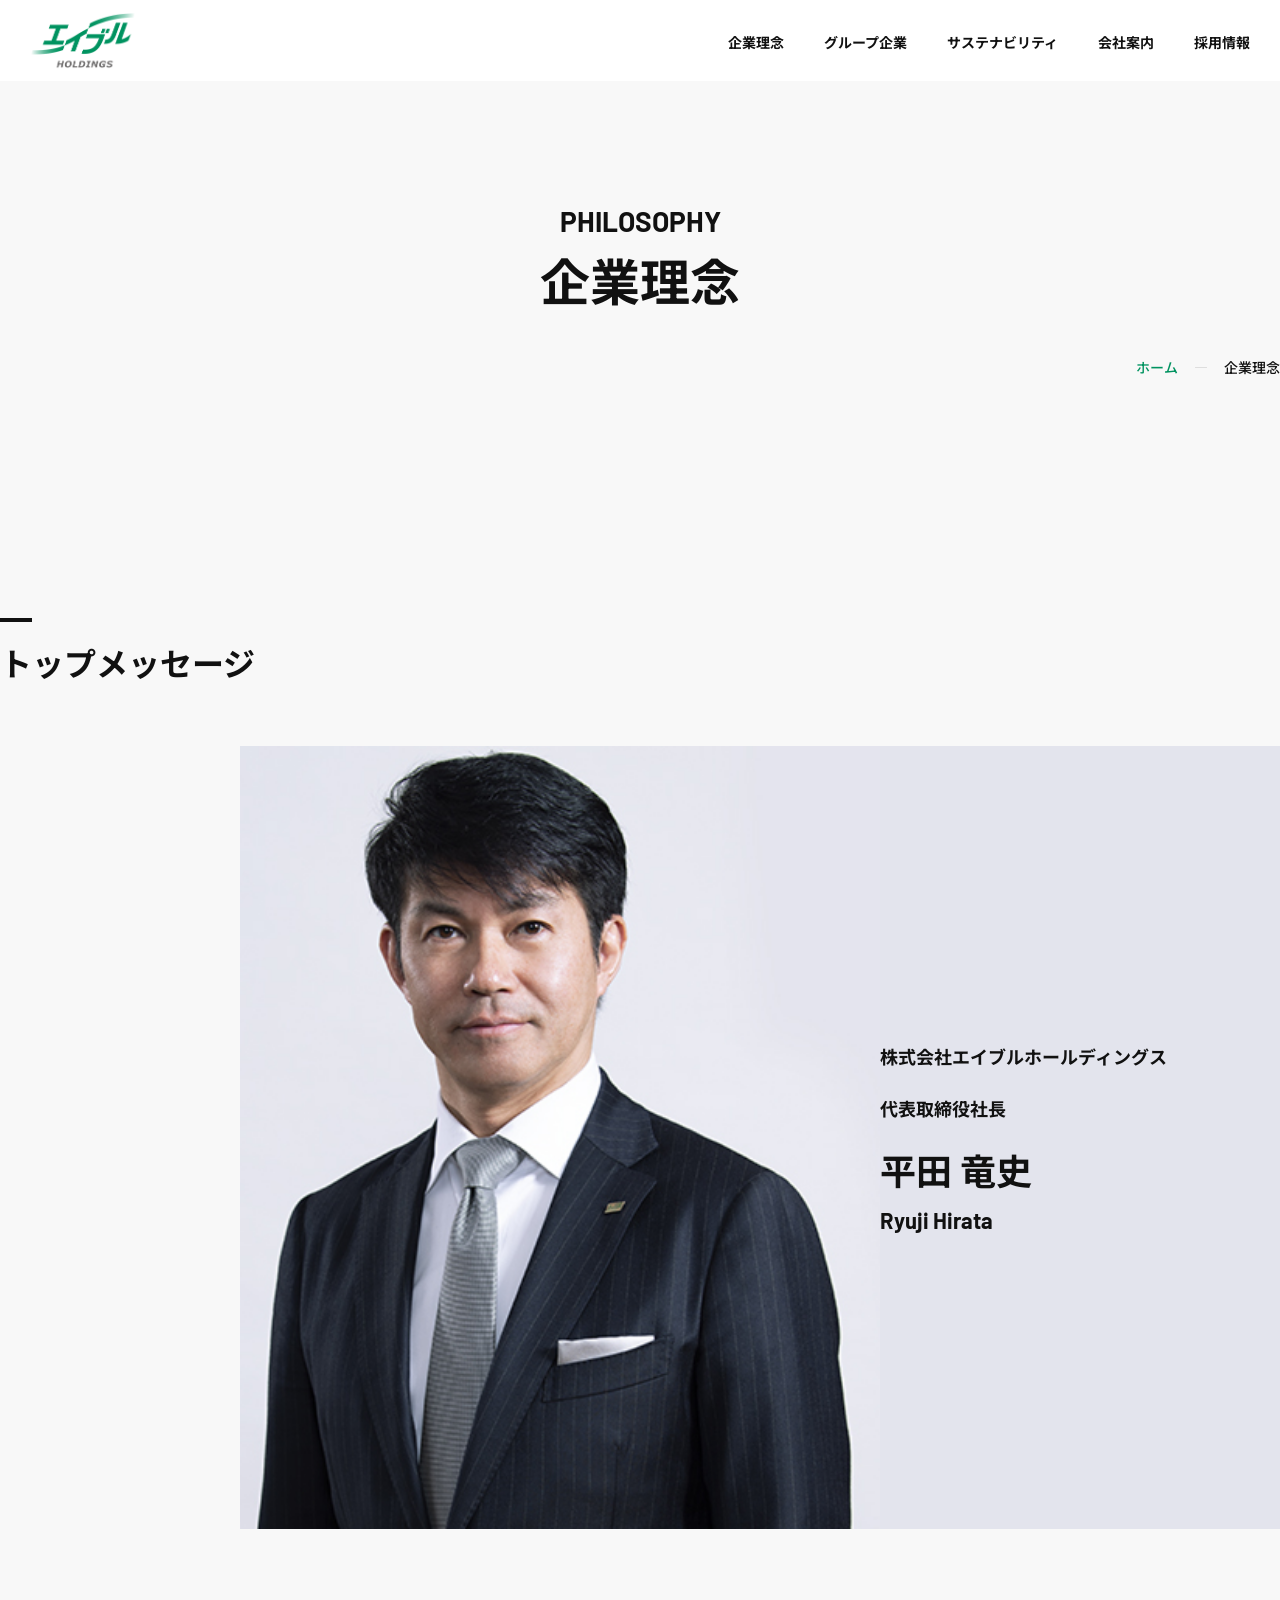
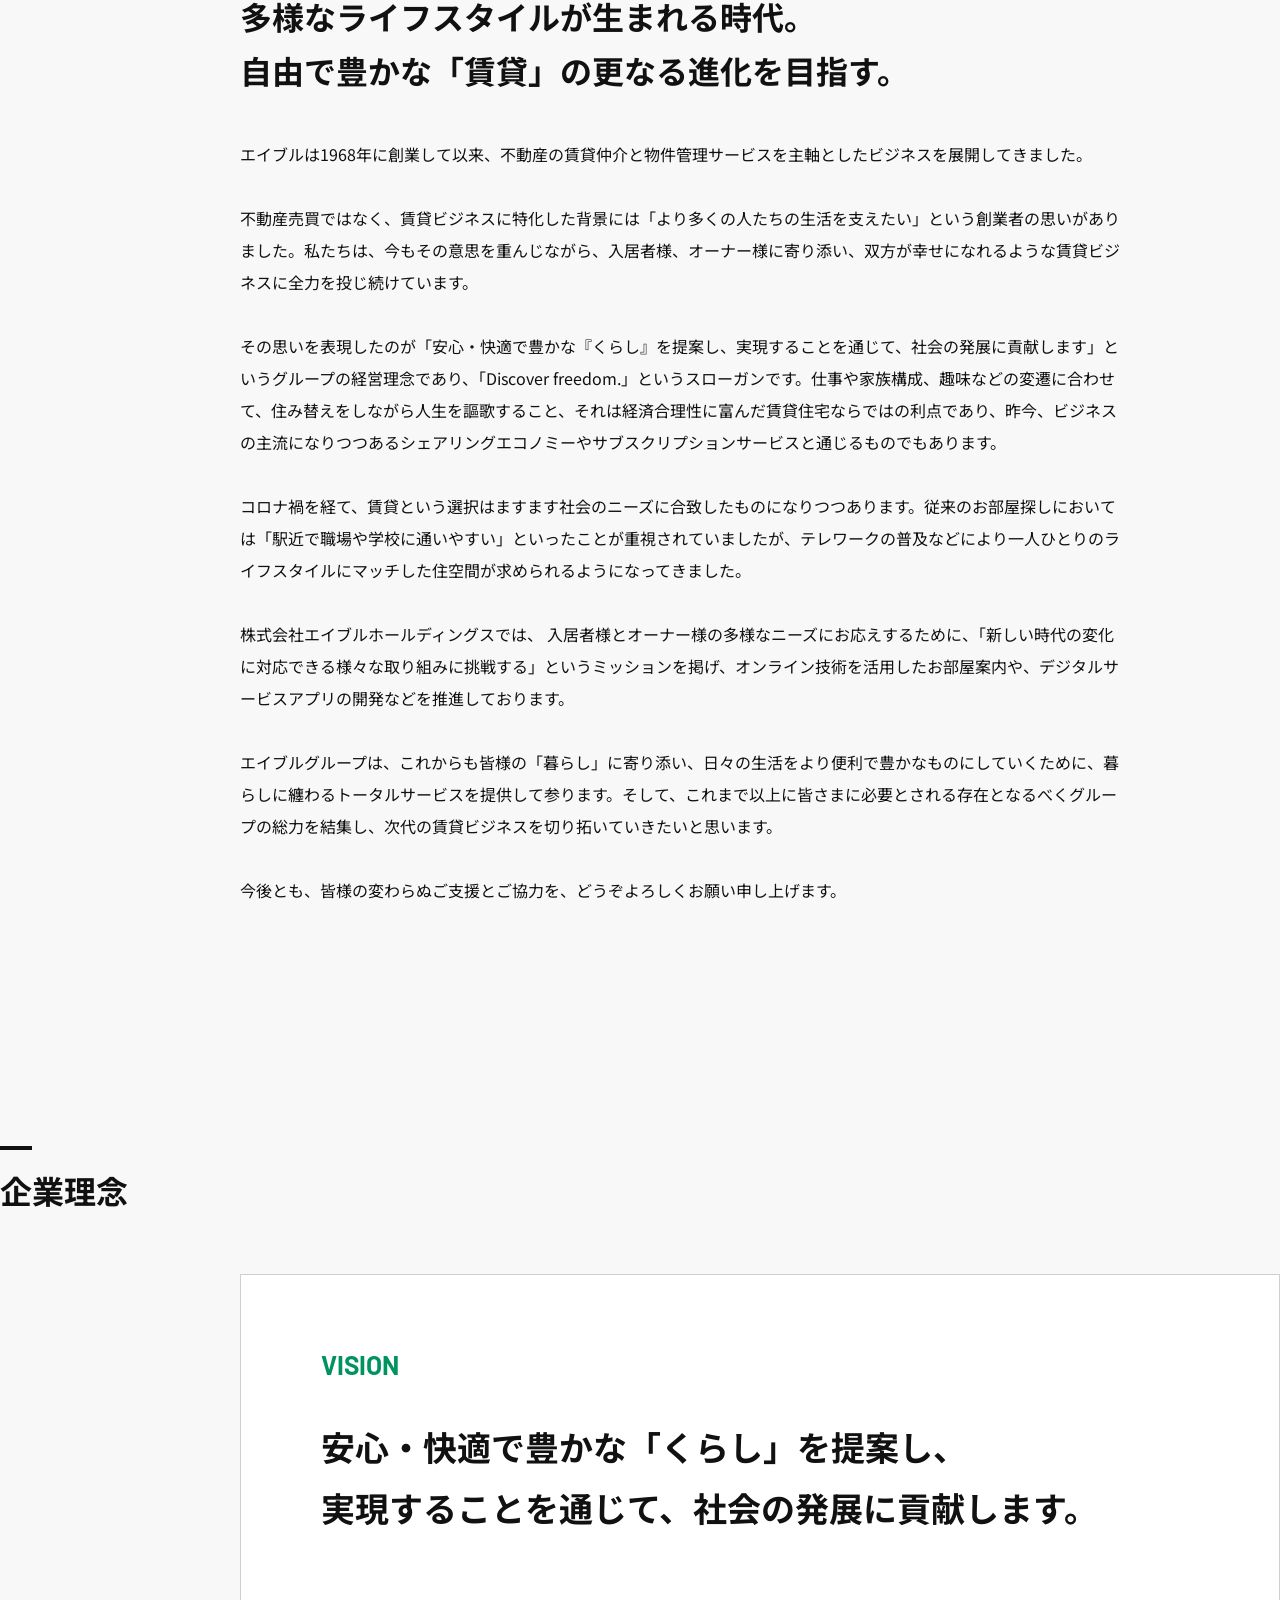
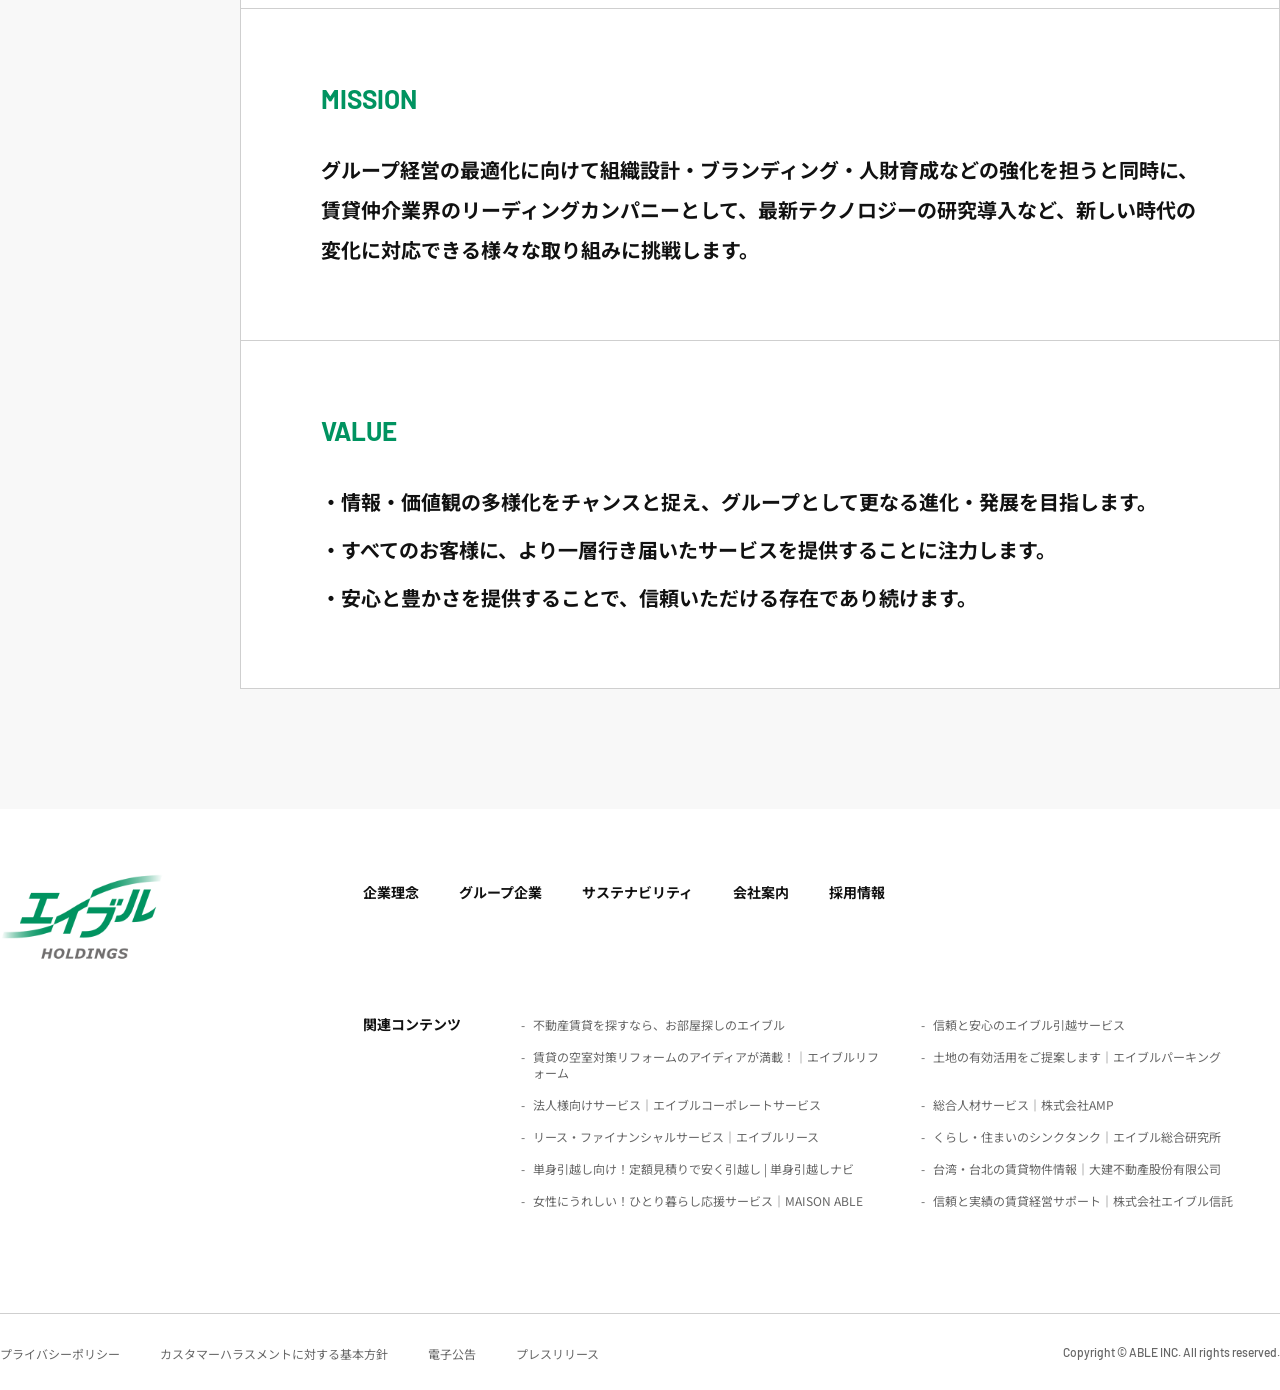
<file: pages/philosophy.html>
<!DOCTYPE html>
<html lang="ja">
<head>
  <meta charset="UTF-8">
  <meta name="viewport" content="width=device-width, initial-scale=1.0">
  <title>企業理念｜エイブル株式会社-模写</title>
  <link rel="preconnect" href="https://fonts.googleapis.com">
  <link rel="preconnect" href="https://fonts.gstatic.com" crossorigin>
  <link rel="stylesheet" href="https://fonts.googleapis.com/css2?family=Barlow:wght@400;500;600;700&family=Noto+Sans+JP:wght@400;500;700&display=swap">
  <link rel="stylesheet" href="../css/destyle.css">
  <link rel="stylesheet" href="../css/style.css">
</head>
<body>

  <header class="l-header">
    <a href="../index.html" class="l-header__logo">
      <img src="../img/logo.png" alt="エイブル">
    </a>
    <nav class="l-header__nav">
      <ul class="l-header__list">
        <li class="l-header__item">
          <a href="philosophy.html">企業理念</a>
        </li>
        <li class="l-header__item">
          <a href="group.html">グループ企業</a>
        </li>
        <li class="l-header__item">
          <a href="sustainability.html">サステナビリティ</a>
        </li>
        <li class="l-header__item">
          <a href="company.html">会社案内</a>
        </li>
        <li class="l-header__item">
          <a href="recruit.html">採用情報</a>
        </li>
      </ul>
    </nav>
  </header>

  <main>

    <section class="p-page-title">
      <div class="p-page-title__inner">
        <h1 class="p-page-title__heading">
          <span class="p-page-title__en">PHILOSOPHY</span>
          <span class="p-page-title__ja">企業理念</span>
        </h1>
        <nav class="p-page-title__breadcrumb" aria-label="パンくず">
          <ol class="p-page-title__breadcrumb-list">
            <li class="p-page-title__breadcrumb-item"><a href="../index.html">ホーム</a></li>
            <li class="p-page-title__breadcrumb-item" aria-current="page">企業理念</li>
          </ol>
        </nav>
      </div>
    </section>

    <section class="p-top-message">
      <div class="p-top-message__inner">
        <h2 class="p-top-message__title c-section-heading">トップメッセージ</h2>
        <div class="p-top-message__body">
          <figure class="p-top-message__figure">
            <img src="../img/philosophy/main_img 1.png" alt="代表取締役社長 平田 竜史">
            <figcaption class="p-top-message__caption">
              <p>株式会社エイブルホールディングス</p>
              <p>代表取締役社長</p>
              <p>
                <span class="p-top-message__caption-name">平田 竜史</span>
                <span class="p-top-message__caption-en">Ryuji Hirata</span>
              </p>
            </figcaption>
          </figure>
          <h3 class="p-top-message__heading">
            多様なライフスタイルが生まれる時代。<br>
            自由で豊かな「賃貸」の更なる進化を目指す。
          </h3>
          <p class="p-top-message__text">
            エイブルは1968年に創業して以来、不動産の賃貸仲介と物件管理サービスを主軸としたビジネスを展開してきました。<br><br>

            不動産売買ではなく、賃貸ビジネスに特化した背景には「より多くの人たちの生活を支えたい」という創業者の思いがありました。私たちは、今もその意思を重んじながら、入居者様、オーナー様に寄り添い、双方が幸せになれるような賃貸ビジネスに全力を投じ続けています。<br><br>

            その思いを表現したのが「安心・快適で豊かな『くらし』を提案し、実現することを通じて、社会の発展に貢献します」というグループの経営理念であり、「Discover freedom.」というスローガンです。仕事や家族構成、趣味などの変遷に合わせて、住み替えをしながら人生を謳歌すること、それは経済合理性に富んだ賃貸住宅ならではの利点であり、昨今、ビジネスの主流になりつつあるシェアリングエコノミーやサブスクリプションサービスと通じるものでもあります。<br><br>

            コロナ禍を経て、賃貸という選択はますます社会のニーズに合致したものになりつつあります。従来のお部屋探しにおいては「駅近で職場や学校に通いやすい」といったことが重視されていましたが、テレワークの普及などにより一人ひとりのライフスタイルにマッチした住空間が求められるようになってきました。<br><br>
            株式会社エイブルホールディングスでは、 入居者様とオーナー様の多様なニーズにお応えするために、「新しい時代の変化に対応できる様々な取り組みに挑戦する」というミッションを掲げ、オンライン技術を活用したお部屋案内や、デジタルサービスアプリの開発などを推進しております。<br><br>

            エイブルグループは、これからも皆様の「暮らし」に寄り添い、日々の生活をより便利で豊かなものにしていくために、暮らしに纏わるトータルサービスを提供して参ります。そして、これまで以上に皆さまに必要とされる存在となるべくグループの総力を結集し、次代の賃貸ビジネスを切り拓いていきたいと思います。<br><br>

            今後とも、皆様の変わらぬご支援とご協力を、どうぞよろしくお願い申し上げます。
          </p>
        </div>
      </div>
    </section>

    <section class="p-philosophy-cards">
      <div class="p-philosophy-cards__inner">
        <h2 class="p-philosophy-cards__title c-section-heading">企業理念</h2>
        <div class="p-philosophy-cards__list">
          <div class="p-philosophy-cards__item">
            <h3 class="p-philosophy-cards__en">VISION</h3>
            <p class="p-philosophy-cards__lead">
              安心・快適で豊かな「くらし」を提案し、<br>
              実現することを通じて、社会の発展に貢献します。
            </p>
          </div>
          <div class="p-philosophy-cards__item">
            <h3 class="p-philosophy-cards__en">MISSION</h3>
            <p class="p-philosophy-cards__text">
              グループ経営の最適化に向けて組織設計・ブランディング・人財育成などの強化を担うと同時に、賃貸仲介業界のリーディングカンパニーとして、最新テクノロジーの研究導入など、新しい時代の変化に対応できる様々な取り組みに挑戦します。
            </p>
          </div>
          <div class="p-philosophy-cards__item">
            <h3 class="p-philosophy-cards__en">VALUE</h3>
            <ul class="p-philosophy-cards__bullets">
              <li class="p-philosophy-cards__bullet">情報・価値観の多様化をチャンスと捉え、グループとして更なる進化・発展を目指します。</li>
              <li class="p-philosophy-cards__bullet">すべてのお客様に、より一層行き届いたサービスを提供することに注力します。</li>
              <li class="p-philosophy-cards__bullet">安心と豊かさを提供することで、信頼いただける存在であり続けます。</li>
            </ul>
          </div>
        </div>
      </div>
    </section>

  </main>

  <footer class="l-footer">
    <div class="l-footer__inner">
      <div class="l-footer__main">
        <a href="../index.html" class="l-footer__logo">
          <img src="../img/logo.png" alt="エイブル">
        </a>

        <div class="l-footer__column">
          <nav class="l-footer__nav">
            <ul class="l-footer__list">
              <li class="l-footer__item">
                <a href="philosophy.html">企業理念</a>
              </li>
              <li class="l-footer__item">
                <a href="group.html">グループ企業</a>
              </li>
              <li class="l-footer__item">
                <a href="sustainability.html">サステナビリティ</a>
              </li>
              <li class="l-footer__item">
                <a href="company.html">会社案内</a>
              </li>
              <li class="l-footer__item">
                <a href="recruit.html">採用情報</a>
              </li>
            </ul>
          </nav>

          <div class="l-footer__related">
            <p class="l-footer__related-title">関連コンテンツ</p>
            <ul class="l-footer__related-list">
              <li class="l-footer__related-item">
                <a href="#">不動産賃貸を探すなら、お部屋探しのエイブル</a>
              </li>
              <li class="l-footer__related-item">
                <a href="#">信頼と安心のエイブル引越サービス</a>
              </li>
              <li class="l-footer__related-item">
                <a href="#">賃貸の空室対策リフォームのアイディアが満載！│エイブルリフォーム</a>
              </li>
              <li class="l-footer__related-item">
                <a href="#">土地の有効活用をご提案します｜エイブルパーキング</a>
              </li>
              <li class="l-footer__related-item">
                <a href="#">法人様向けサービス｜エイブルコーポレートサービス</a>
              </li>
              <li class="l-footer__related-item">
                <a href="#">総合人材サービス｜株式会社AMP</a>
              </li>
              <li class="l-footer__related-item">
                <a href="#">リース・ファイナンシャルサービス｜エイブルリース</a>
              </li>
              <li class="l-footer__related-item">
                <a href="#">くらし・住まいのシンクタンク｜エイブル総合研究所</a>
              </li>
              <li class="l-footer__related-item">
                <a href="#">単身引越し向け！定額見積りで安く引越し | 単身引越しナビ</a>
              </li>
              <li class="l-footer__related-item">
                <a href="#">台湾・台北の賃貸物件情報｜大建不動產股份有限公司</a>
              </li>
              <li class="l-footer__related-item">
                <a href="#">女性にうれしい！ひとり暮らし応援サービス｜MAISON ABLE</a>
              </li>
              <li class="l-footer__related-item">
                <a href="#">信頼と実績の賃貸経営サポート｜株式会社エイブル信託</a>
              </li>
            </ul>
          </div>
        </div>
      </div>

      <div class="l-footer__bottom">
        <ul class="l-footer__sublist">
          <li class="l-footer__subitem">
            <a href="privacy.html">プライバシーポリシー</a>
          </li>
          <li class="l-footer__subitem">
            <a href="customer-harassment.html">カスタマーハラスメントに対する基本方針</a>
          </li>
          <li class="l-footer__subitem">
            <a href="notice.html">電子公告</a>
          </li>
          <li class="l-footer__subitem">
            <a href="news.html">プレスリリース</a>
          </li>
        </ul>
        <p class="l-footer__copyright">Copyright &copy; ABLE INC. All rights reserved.</p>
      </div>
    </div>
  </footer>

  <button type="button" class="c-pagetop" aria-label="ページ上部へ戻る">
    <span class="c-pagetop__icon" aria-hidden="true"></span>
    <span class="c-pagetop__text">PAGE<br>TOP</span>
  </button>

  <script src="../js/script.js"></script>
</body>
</html>
</file>
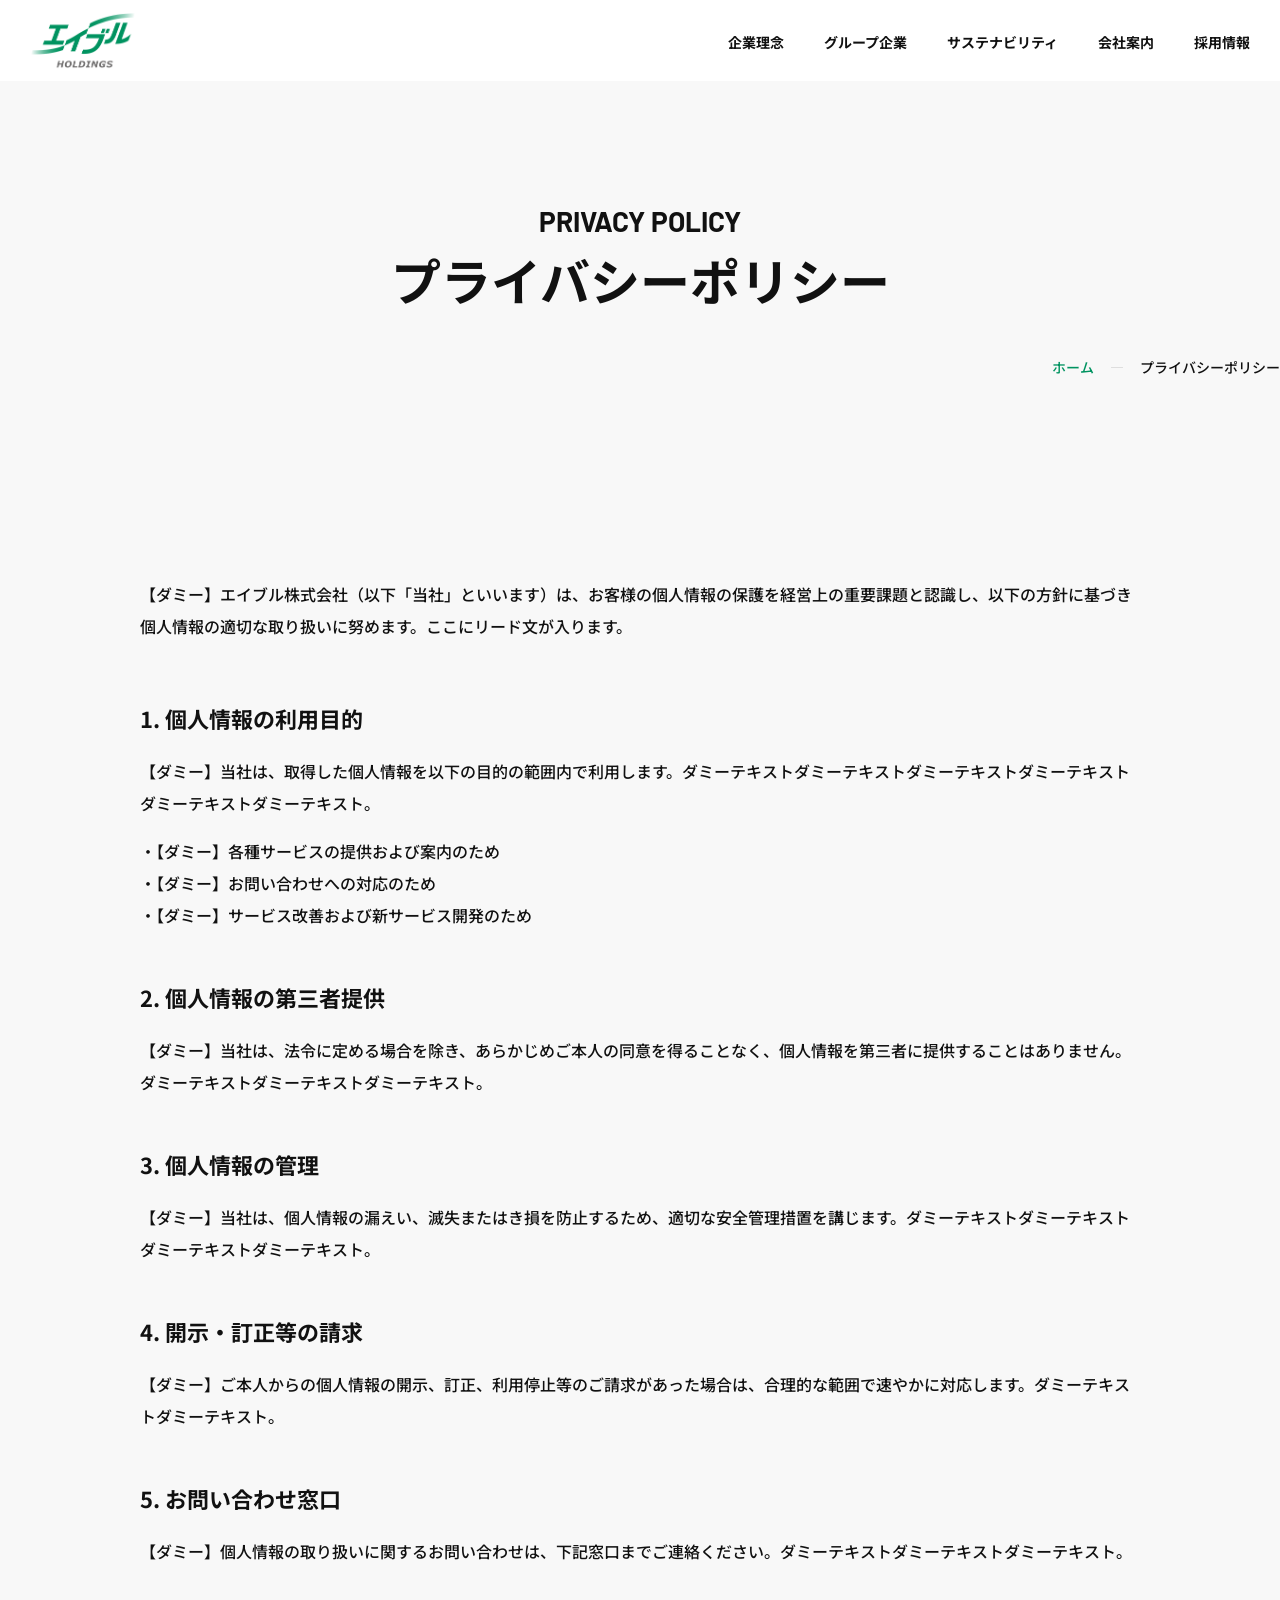
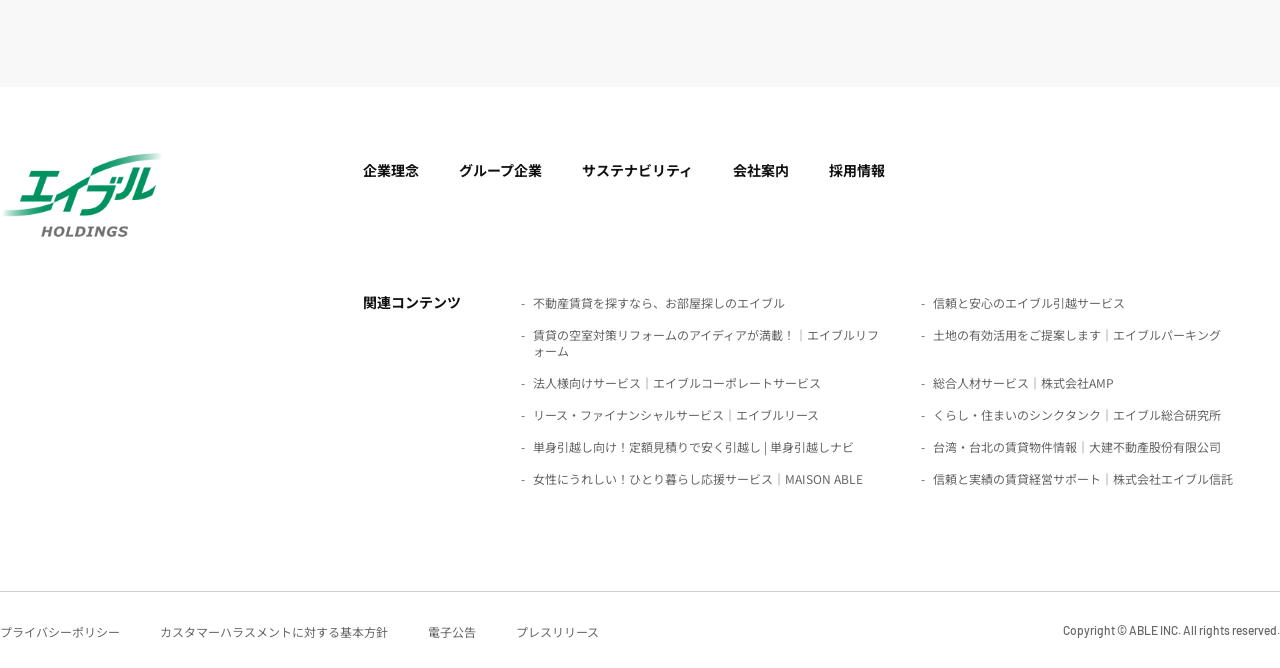
<file: pages/privacy.html>
<!DOCTYPE html>
<html lang="ja">
<head>
  <meta charset="UTF-8">
  <meta name="viewport" content="width=device-width, initial-scale=1.0">
  <title>プライバシーポリシー｜エイブル株式会社-模写</title>
  <link rel="preconnect" href="https://fonts.googleapis.com">
  <link rel="preconnect" href="https://fonts.gstatic.com" crossorigin>
  <link rel="stylesheet" href="https://fonts.googleapis.com/css2?family=Barlow:wght@400;500;600;700&family=Noto+Sans+JP:wght@400;500;700&display=swap">
  <link rel="stylesheet" href="../css/destyle.css">
  <link rel="stylesheet" href="../css/style.css">
</head>
<body>

  <header class="l-header">
    <a href="../index.html" class="l-header__logo">
      <img src="../img/logo.png" alt="エイブル">
    </a>
    <nav class="l-header__nav">
      <ul class="l-header__list">
        <li class="l-header__item">
          <a href="philosophy.html">企業理念</a>
        </li>
        <li class="l-header__item">
          <a href="group.html">グループ企業</a>
        </li>
        <li class="l-header__item">
          <a href="sustainability.html">サステナビリティ</a>
        </li>
        <li class="l-header__item">
          <a href="company.html">会社案内</a>
        </li>
        <li class="l-header__item">
          <a href="recruit.html">採用情報</a>
        </li>
      </ul>
    </nav>
  </header>

  <main>

    <section class="p-page-title">
      <div class="p-page-title__inner">
        <h1 class="p-page-title__heading">
          <span class="p-page-title__en">PRIVACY POLICY</span>
          <span class="p-page-title__ja">プライバシーポリシー</span>
        </h1>
        <nav class="p-page-title__breadcrumb" aria-label="パンくず">
          <ol class="p-page-title__breadcrumb-list">
            <li class="p-page-title__breadcrumb-item"><a href="../index.html">ホーム</a></li>
            <li class="p-page-title__breadcrumb-item" aria-current="page">プライバシーポリシー</li>
          </ol>
        </nav>
      </div>
    </section>

    <section class="p-privacy">
      <div class="p-privacy__inner">

        <p class="p-privacy__lead">
          【ダミー】エイブル株式会社（以下「当社」といいます）は、お客様の個人情報の保護を経営上の重要課題と認識し、以下の方針に基づき個人情報の適切な取り扱いに努めます。ここにリード文が入ります。
        </p>

        <div class="p-privacy__section">
          <h2 class="p-privacy__heading">1. 個人情報の利用目的</h2>
          <p class="p-privacy__text">
            【ダミー】当社は、取得した個人情報を以下の目的の範囲内で利用します。ダミーテキストダミーテキストダミーテキストダミーテキストダミーテキストダミーテキスト。
          </p>
          <ul class="p-privacy__list">
            <li class="p-privacy__list-item">【ダミー】各種サービスの提供および案内のため</li>
            <li class="p-privacy__list-item">【ダミー】お問い合わせへの対応のため</li>
            <li class="p-privacy__list-item">【ダミー】サービス改善および新サービス開発のため</li>
          </ul>
        </div>

        <div class="p-privacy__section">
          <h2 class="p-privacy__heading">2. 個人情報の第三者提供</h2>
          <p class="p-privacy__text">
            【ダミー】当社は、法令に定める場合を除き、あらかじめご本人の同意を得ることなく、個人情報を第三者に提供することはありません。ダミーテキストダミーテキストダミーテキスト。
          </p>
        </div>

        <div class="p-privacy__section">
          <h2 class="p-privacy__heading">3. 個人情報の管理</h2>
          <p class="p-privacy__text">
            【ダミー】当社は、個人情報の漏えい、滅失またはき損を防止するため、適切な安全管理措置を講じます。ダミーテキストダミーテキストダミーテキストダミーテキスト。
          </p>
        </div>

        <div class="p-privacy__section">
          <h2 class="p-privacy__heading">4. 開示・訂正等の請求</h2>
          <p class="p-privacy__text">
            【ダミー】ご本人からの個人情報の開示、訂正、利用停止等のご請求があった場合は、合理的な範囲で速やかに対応します。ダミーテキストダミーテキスト。
          </p>
        </div>

        <div class="p-privacy__section">
          <h2 class="p-privacy__heading">5. お問い合わせ窓口</h2>
          <p class="p-privacy__text">
            【ダミー】個人情報の取り扱いに関するお問い合わせは、下記窓口までご連絡ください。ダミーテキストダミーテキストダミーテキスト。
          </p>
        </div>

      </div>
    </section>

  </main>

  <footer class="l-footer">
    <div class="l-footer__inner">
      <div class="l-footer__main">
        <a href="../index.html" class="l-footer__logo">
          <img src="../img/logo.png" alt="エイブル">
        </a>

        <div class="l-footer__column">
          <nav class="l-footer__nav">
            <ul class="l-footer__list">
              <li class="l-footer__item">
                <a href="philosophy.html">企業理念</a>
              </li>
              <li class="l-footer__item">
                <a href="group.html">グループ企業</a>
              </li>
              <li class="l-footer__item">
                <a href="sustainability.html">サステナビリティ</a>
              </li>
              <li class="l-footer__item">
                <a href="company.html">会社案内</a>
              </li>
              <li class="l-footer__item">
                <a href="recruit.html">採用情報</a>
              </li>
            </ul>
          </nav>

          <div class="l-footer__related">
            <p class="l-footer__related-title">関連コンテンツ</p>
            <ul class="l-footer__related-list">
              <li class="l-footer__related-item">
                <a href="#">不動産賃貸を探すなら、お部屋探しのエイブル</a>
              </li>
              <li class="l-footer__related-item">
                <a href="#">信頼と安心のエイブル引越サービス</a>
              </li>
              <li class="l-footer__related-item">
                <a href="#">賃貸の空室対策リフォームのアイディアが満載！│エイブルリフォーム</a>
              </li>
              <li class="l-footer__related-item">
                <a href="#">土地の有効活用をご提案します｜エイブルパーキング</a>
              </li>
              <li class="l-footer__related-item">
                <a href="#">法人様向けサービス｜エイブルコーポレートサービス</a>
              </li>
              <li class="l-footer__related-item">
                <a href="#">総合人材サービス｜株式会社AMP</a>
              </li>
              <li class="l-footer__related-item">
                <a href="#">リース・ファイナンシャルサービス｜エイブルリース</a>
              </li>
              <li class="l-footer__related-item">
                <a href="#">くらし・住まいのシンクタンク｜エイブル総合研究所</a>
              </li>
              <li class="l-footer__related-item">
                <a href="#">単身引越し向け！定額見積りで安く引越し | 単身引越しナビ</a>
              </li>
              <li class="l-footer__related-item">
                <a href="#">台湾・台北の賃貸物件情報｜大建不動產股份有限公司</a>
              </li>
              <li class="l-footer__related-item">
                <a href="#">女性にうれしい！ひとり暮らし応援サービス｜MAISON ABLE</a>
              </li>
              <li class="l-footer__related-item">
                <a href="#">信頼と実績の賃貸経営サポート｜株式会社エイブル信託</a>
              </li>
            </ul>
          </div>
        </div>
      </div>

      <div class="l-footer__bottom">
        <ul class="l-footer__sublist">
          <li class="l-footer__subitem">
            <a href="privacy.html">プライバシーポリシー</a>
          </li>
          <li class="l-footer__subitem">
            <a href="customer-harassment.html">カスタマーハラスメントに対する基本方針</a>
          </li>
          <li class="l-footer__subitem">
            <a href="notice.html">電子公告</a>
          </li>
          <li class="l-footer__subitem">
            <a href="news.html">プレスリリース</a>
          </li>
        </ul>
        <p class="l-footer__copyright">Copyright &copy; ABLE INC. All rights reserved.</p>
      </div>
    </div>
  </footer>

  <button type="button" class="c-pagetop" aria-label="ページ上部へ戻る">
    <span class="c-pagetop__icon" aria-hidden="true"></span>
    <span class="c-pagetop__text">PAGE<br>TOP</span>
  </button>

  <script src="../js/script.js"></script>
</body>
</html>
</file>
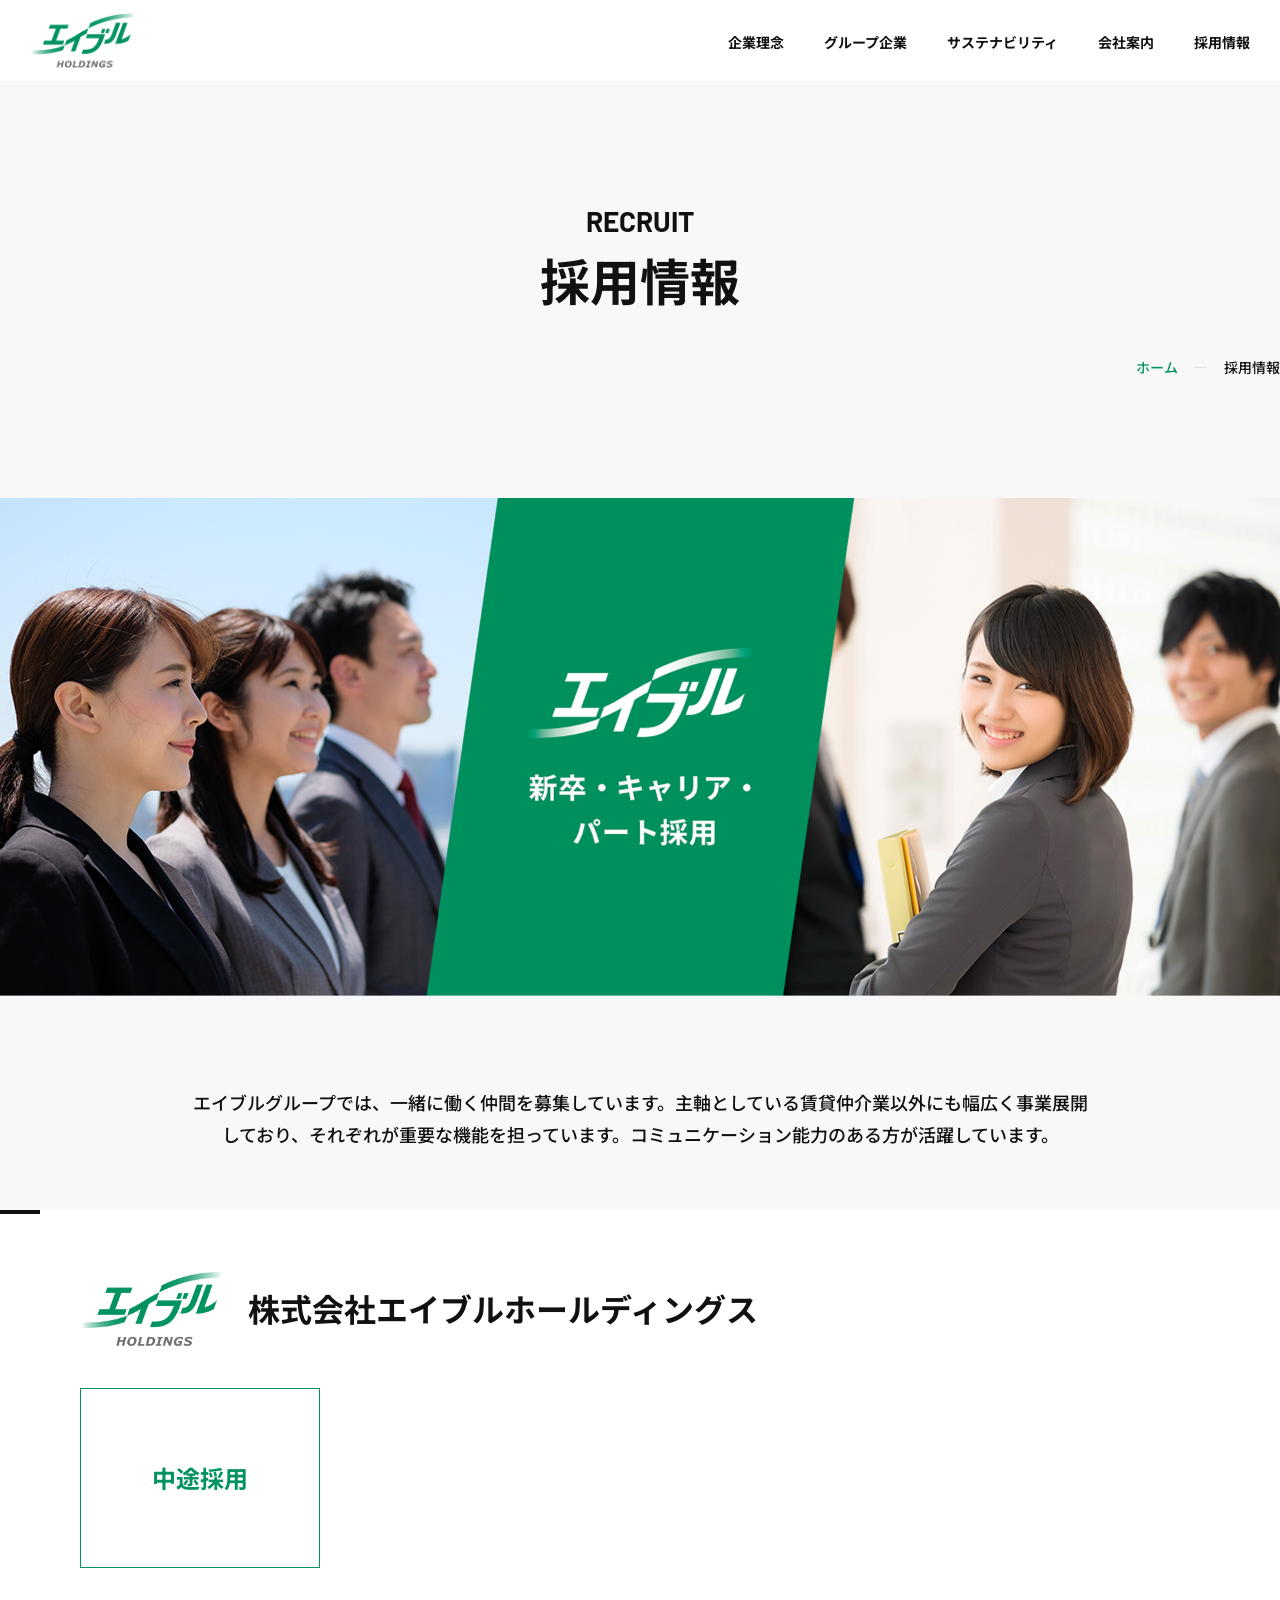
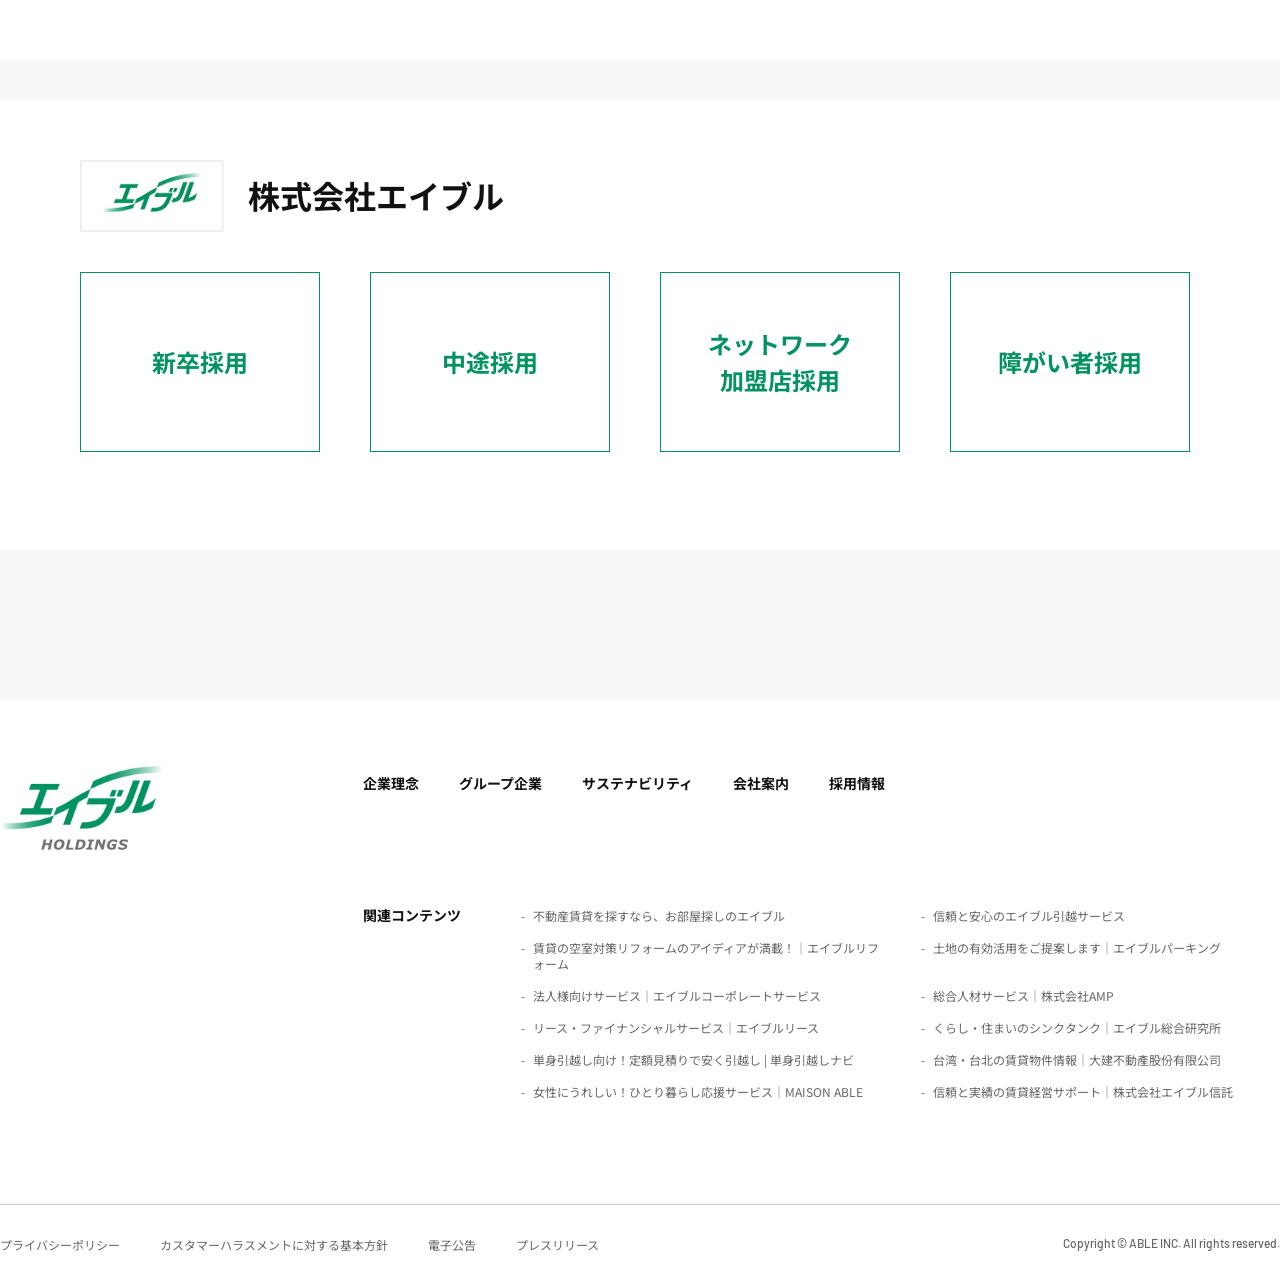
<file: pages/recruit.html>
<!DOCTYPE html>
<html lang="ja">
<head>
  <meta charset="UTF-8">
  <meta name="viewport" content="width=device-width, initial-scale=1.0">
  <title>採用情報｜エイブル株式会社-模写</title>
  <link rel="preconnect" href="https://fonts.googleapis.com">
  <link rel="preconnect" href="https://fonts.gstatic.com" crossorigin>
  <link rel="stylesheet" href="https://fonts.googleapis.com/css2?family=Barlow:wght@400;500;600;700&family=Noto+Sans+JP:wght@400;500;700&display=swap">
  <link rel="stylesheet" href="../css/destyle.css">
  <link rel="stylesheet" href="../css/style.css">
</head>
<body>

  <header class="l-header">
    <a href="../index.html" class="l-header__logo">
      <img src="../img/logo.png" alt="エイブル">
    </a>
    <nav class="l-header__nav">
      <ul class="l-header__list">
        <li class="l-header__item">
          <a href="philosophy.html">企業理念</a>
        </li>
        <li class="l-header__item">
          <a href="group.html">グループ企業</a>
        </li>
        <li class="l-header__item">
          <a href="sustainability.html">サステナビリティ</a>
        </li>
        <li class="l-header__item">
          <a href="company.html">会社案内</a>
        </li>
        <li class="l-header__item">
          <a href="recruit.html">採用情報</a>
        </li>
      </ul>
    </nav>
  </header>

  <main>

    <section class="p-page-title">
      <div class="p-page-title__inner">
        <h1 class="p-page-title__heading">
          <span class="p-page-title__en">RECRUIT</span>
          <span class="p-page-title__ja">採用情報</span>
        </h1>
        <nav class="p-page-title__breadcrumb" aria-label="パンくず">
          <ol class="p-page-title__breadcrumb-list">
            <li class="p-page-title__breadcrumb-item"><a href="../index.html">ホーム</a></li>
            <li class="p-page-title__breadcrumb-item" aria-current="page">採用情報</li>
          </ol>
        </nav>
      </div>
    </section>

    <section class="p-recruit-mv">
      <img src="../img/recuruit/img_lead (1) 1.png" alt="">
    </section>

    <section class="p-recruit-jobs">
      <div class="p-recruit-jobs__inner">
        <p class="p-recruit-jobs__lead">
          エイブルグループでは、一緒に働く仲間を募集しています。主軸としている賃貸仲介業以外にも幅広く事業展開しており、それぞれが重要な機能を担っています。コミュニケーション能力のある方が活躍しています。
        </p>

        <ul class="p-recruit-jobs__companies">
          <li class="p-recruit-jobs__company p-recruit-jobs__company--bar">
            <div class="p-recruit-jobs__company-head">
              <img src="../img/recuruit/logo_holdings.png" alt="" class="p-recruit-jobs__logo">
              <h2 class="p-recruit-jobs__company-name">株式会社エイブルホールディングス</h2>
            </div>
            <ul class="p-recruit-jobs__cards">
              <li class="p-recruit-jobs__card">
                <a href="#" class="p-recruit-jobs__card-link">中途採用</a>
              </li>
            </ul>
          </li>

          <li class="p-recruit-jobs__company">
            <div class="p-recruit-jobs__company-head">
              <img src="../img/recuruit/logo.png" alt="" class="p-recruit-jobs__logo">
              <h2 class="p-recruit-jobs__company-name">株式会社エイブル</h2>
            </div>
            <ul class="p-recruit-jobs__cards">
              <li class="p-recruit-jobs__card">
                <a href="#" class="p-recruit-jobs__card-link">新卒採用</a>
              </li>
              <li class="p-recruit-jobs__card">
                <a href="#" class="p-recruit-jobs__card-link">中途採用</a>
              </li>
              <li class="p-recruit-jobs__card">
                <a href="#" class="p-recruit-jobs__card-link">ネットワーク<br>加盟店採用</a>
              </li>
              <li class="p-recruit-jobs__card">
                <a href="#" class="p-recruit-jobs__card-link">障がい者採用</a>
              </li>
            </ul>
          </li>
        </ul>
      </div>
    </section>


  </main>

  <footer class="l-footer">
    <div class="l-footer__inner">
      <div class="l-footer__main">
        <a href="../index.html" class="l-footer__logo">
          <img src="../img/logo.png" alt="エイブル">
        </a>

        <div class="l-footer__column">
          <nav class="l-footer__nav">
            <ul class="l-footer__list">
              <li class="l-footer__item">
                <a href="philosophy.html">企業理念</a>
              </li>
              <li class="l-footer__item">
                <a href="group.html">グループ企業</a>
              </li>
              <li class="l-footer__item">
                <a href="sustainability.html">サステナビリティ</a>
              </li>
              <li class="l-footer__item">
                <a href="company.html">会社案内</a>
              </li>
              <li class="l-footer__item">
                <a href="recruit.html">採用情報</a>
              </li>
            </ul>
          </nav>

          <div class="l-footer__related">
            <p class="l-footer__related-title">関連コンテンツ</p>
            <ul class="l-footer__related-list">
              <li class="l-footer__related-item">
                <a href="#">不動産賃貸を探すなら、お部屋探しのエイブル</a>
              </li>
              <li class="l-footer__related-item">
                <a href="#">信頼と安心のエイブル引越サービス</a>
              </li>
              <li class="l-footer__related-item">
                <a href="#">賃貸の空室対策リフォームのアイディアが満載！│エイブルリフォーム</a>
              </li>
              <li class="l-footer__related-item">
                <a href="#">土地の有効活用をご提案します｜エイブルパーキング</a>
              </li>
              <li class="l-footer__related-item">
                <a href="#">法人様向けサービス｜エイブルコーポレートサービス</a>
              </li>
              <li class="l-footer__related-item">
                <a href="#">総合人材サービス｜株式会社AMP</a>
              </li>
              <li class="l-footer__related-item">
                <a href="#">リース・ファイナンシャルサービス｜エイブルリース</a>
              </li>
              <li class="l-footer__related-item">
                <a href="#">くらし・住まいのシンクタンク｜エイブル総合研究所</a>
              </li>
              <li class="l-footer__related-item">
                <a href="#">単身引越し向け！定額見積りで安く引越し | 単身引越しナビ</a>
              </li>
              <li class="l-footer__related-item">
                <a href="#">台湾・台北の賃貸物件情報｜大建不動產股份有限公司</a>
              </li>
              <li class="l-footer__related-item">
                <a href="#">女性にうれしい！ひとり暮らし応援サービス｜MAISON ABLE</a>
              </li>
              <li class="l-footer__related-item">
                <a href="#">信頼と実績の賃貸経営サポート｜株式会社エイブル信託</a>
              </li>
            </ul>
          </div>
        </div>
      </div>

      <div class="l-footer__bottom">
        <ul class="l-footer__sublist">
          <li class="l-footer__subitem">
            <a href="privacy.html">プライバシーポリシー</a>
          </li>
          <li class="l-footer__subitem">
            <a href="customer-harassment.html">カスタマーハラスメントに対する基本方針</a>
          </li>
          <li class="l-footer__subitem">
            <a href="notice.html">電子公告</a>
          </li>
          <li class="l-footer__subitem">
            <a href="news.html">プレスリリース</a>
          </li>
        </ul>
        <p class="l-footer__copyright">Copyright &copy; ABLE INC. All rights reserved.</p>
      </div>
    </div>
  </footer>

  <button type="button" class="c-pagetop" aria-label="ページ上部へ戻る">
    <span class="c-pagetop__icon" aria-hidden="true"></span>
    <span class="c-pagetop__text">PAGE<br>TOP</span>
  </button>

  <script src="../js/script.js"></script>
</body>
</html>
</file>
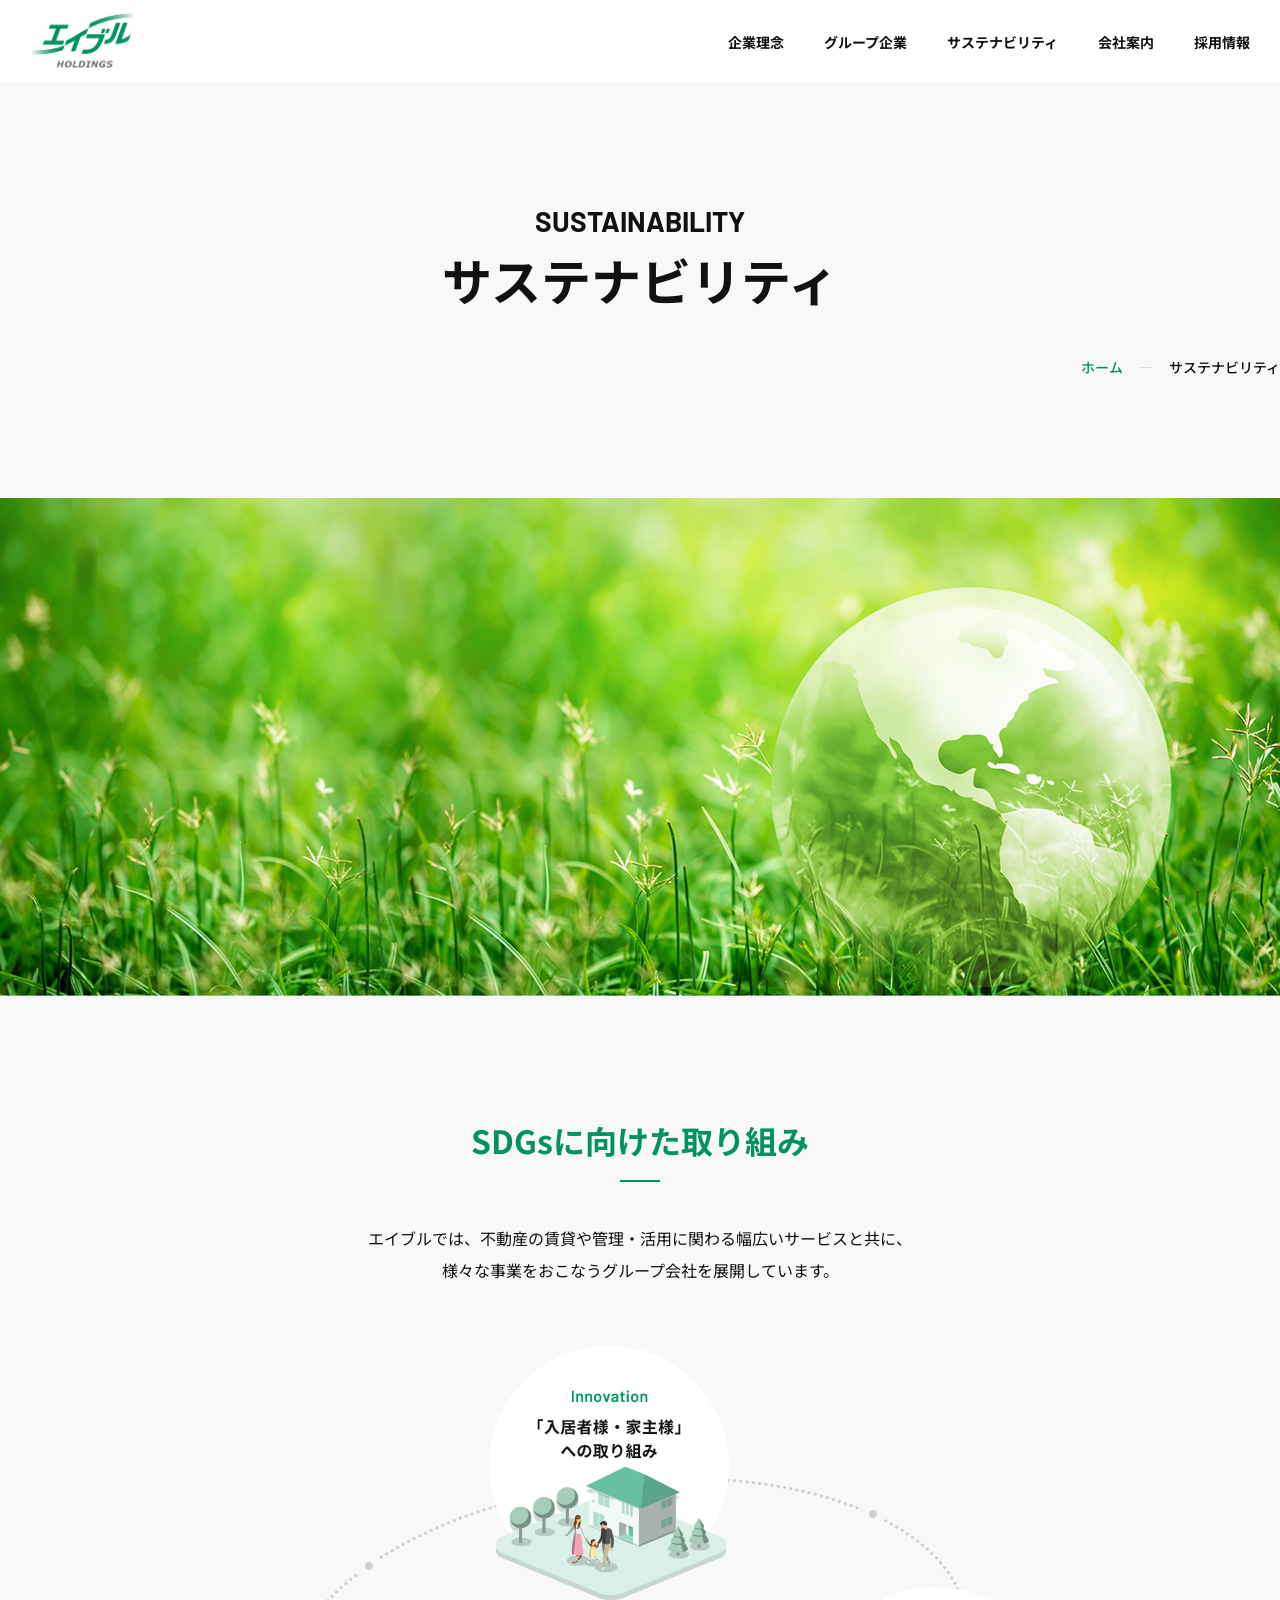
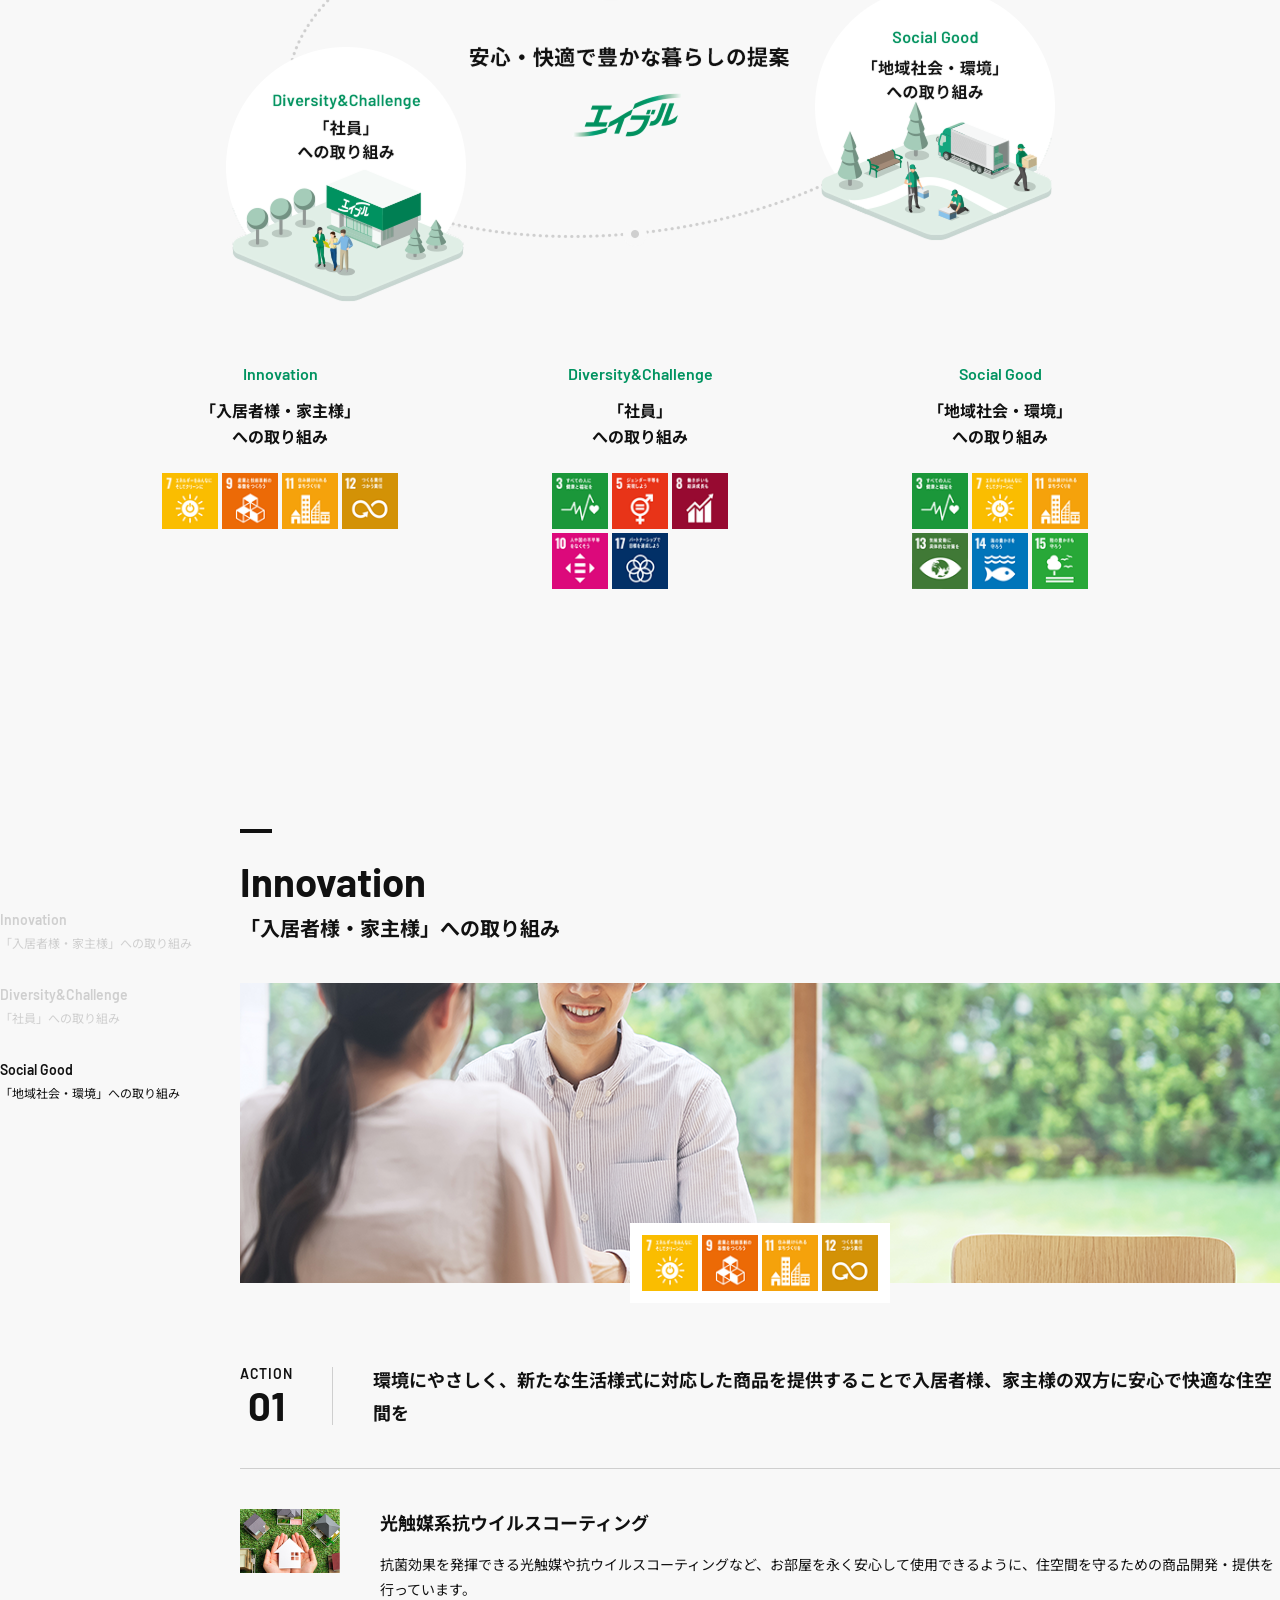
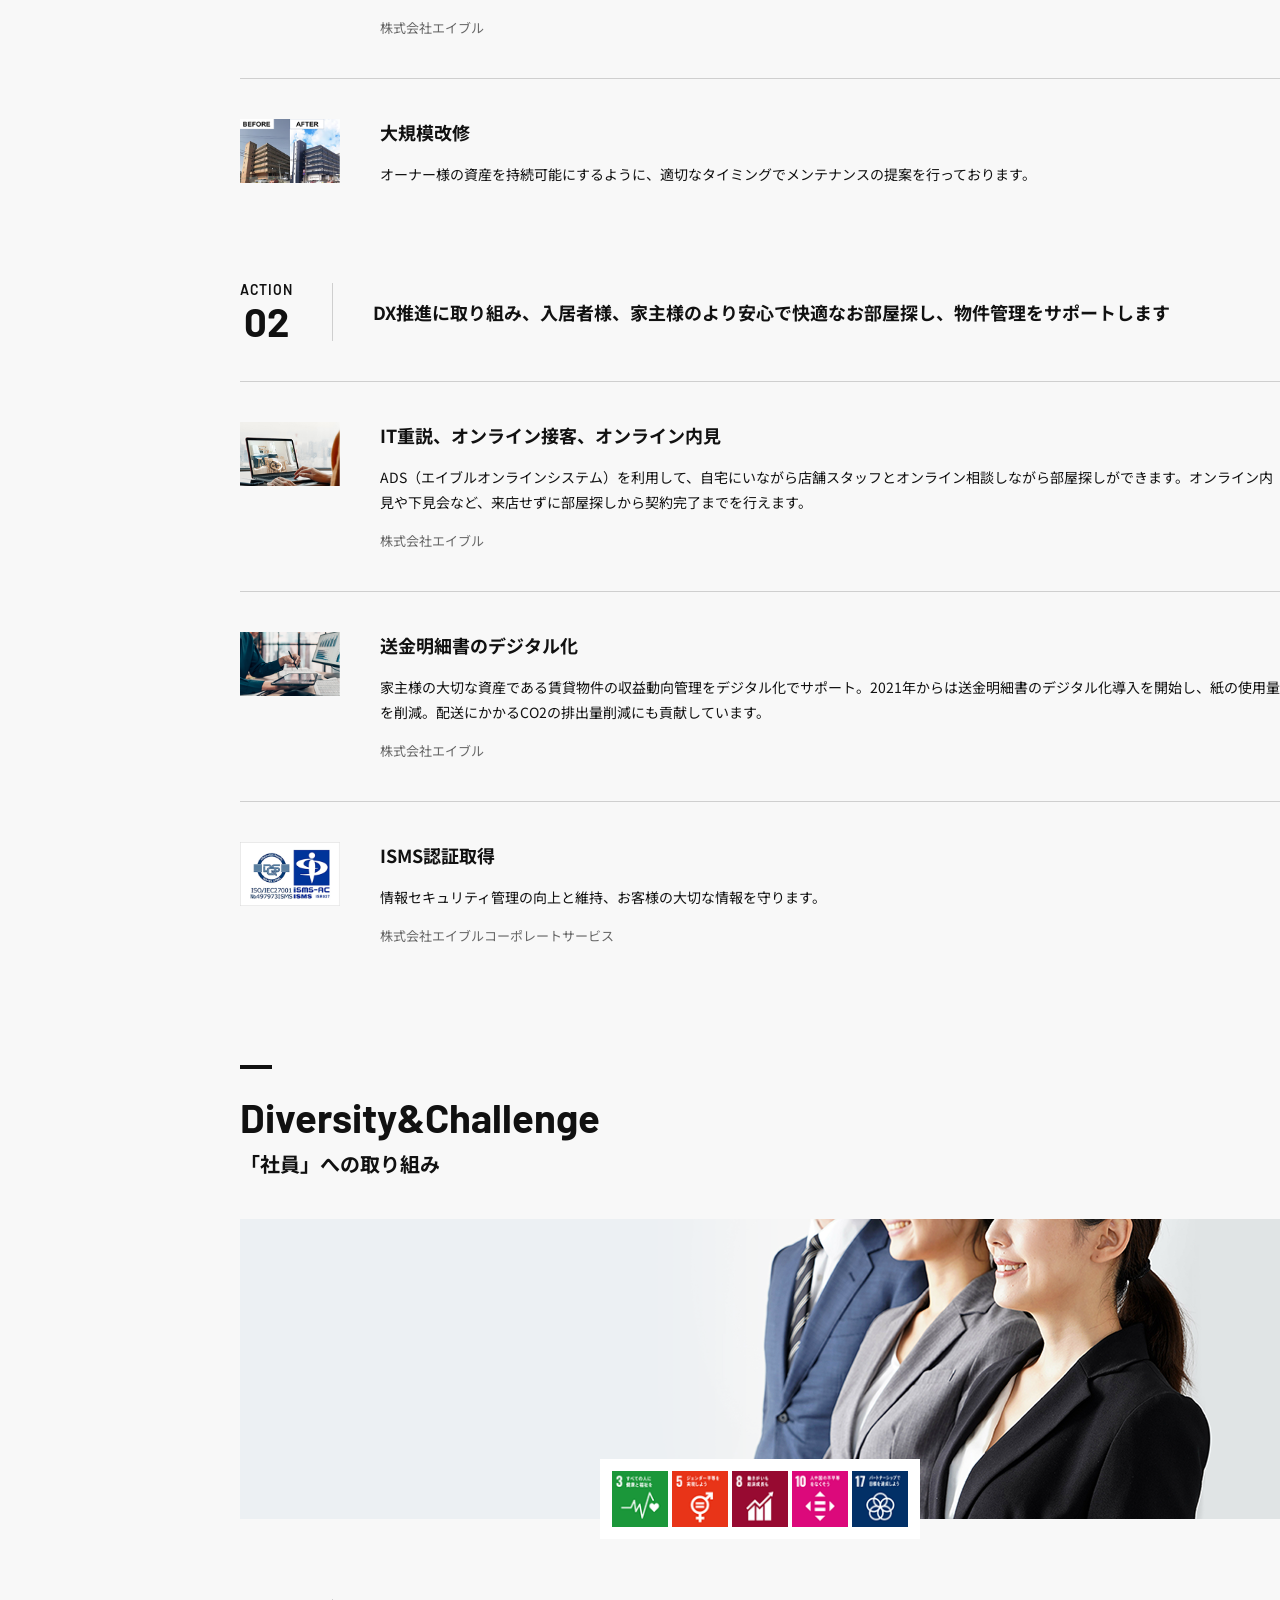
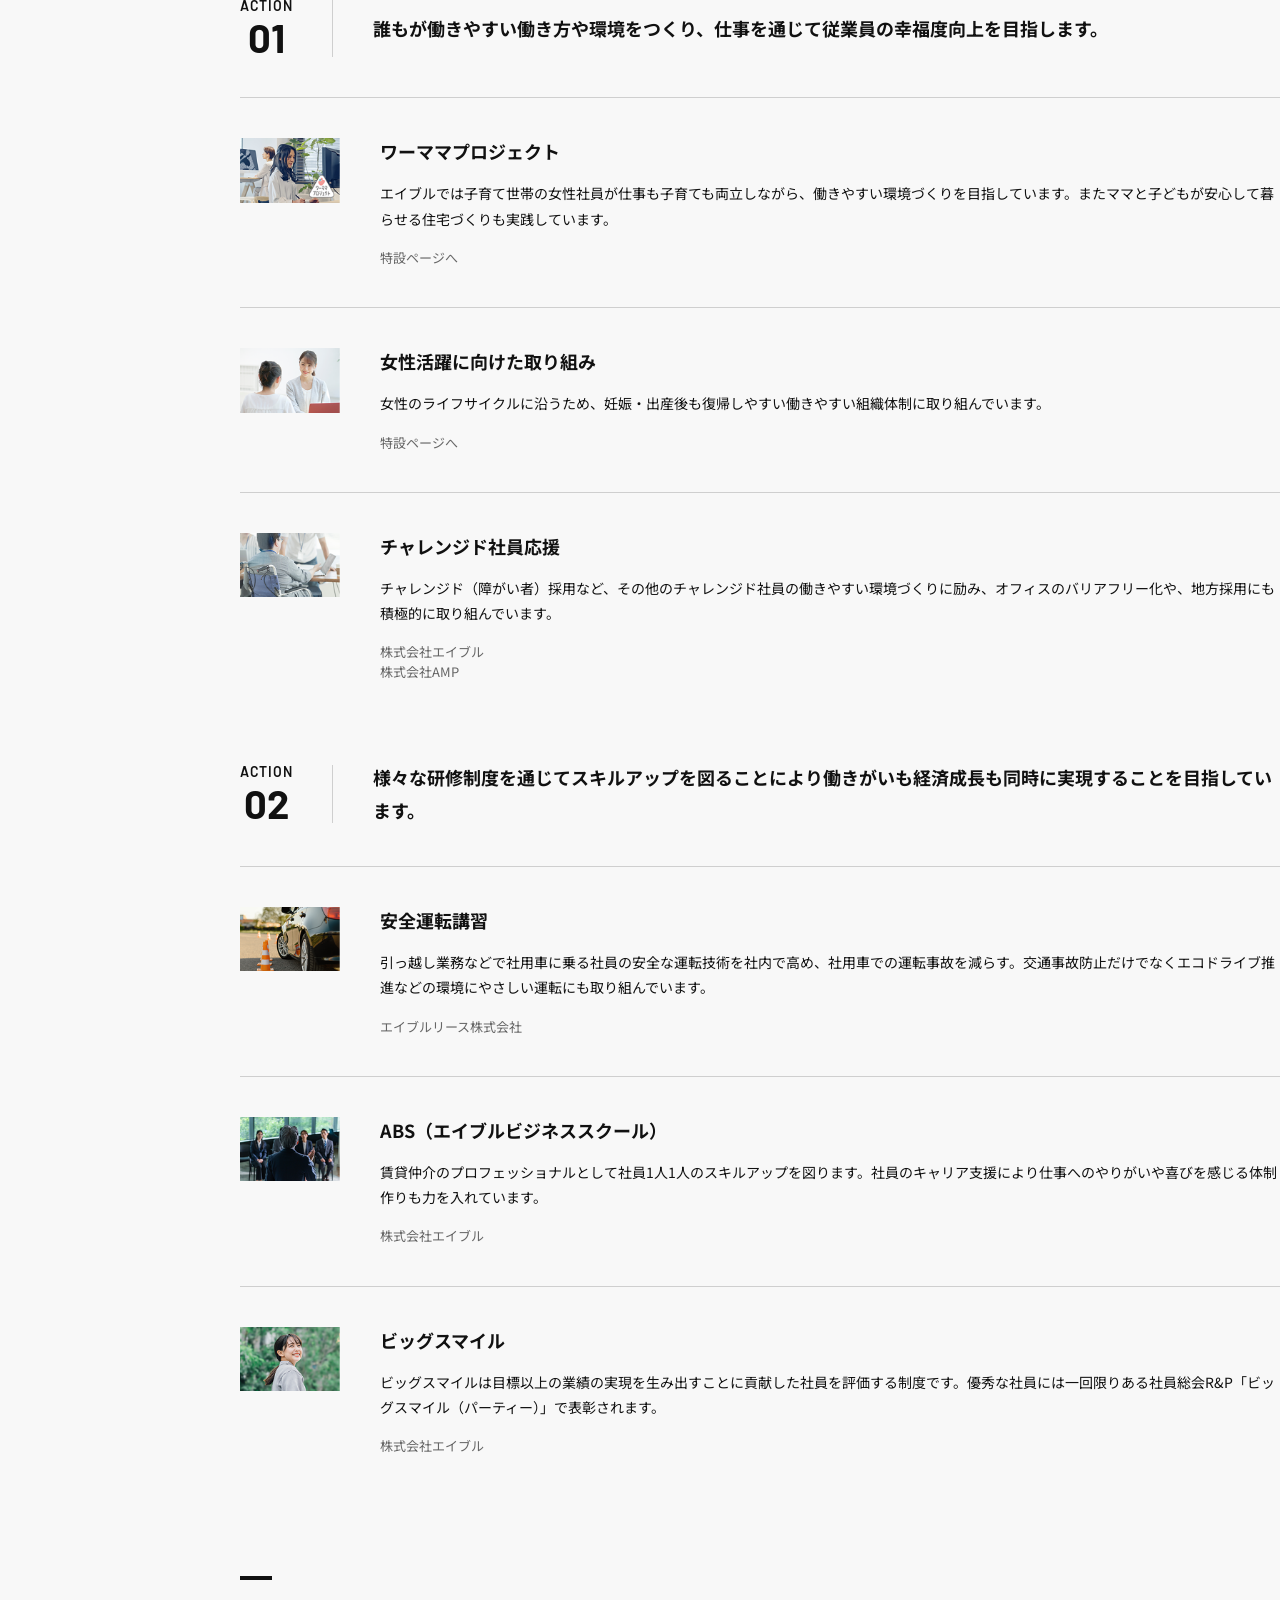
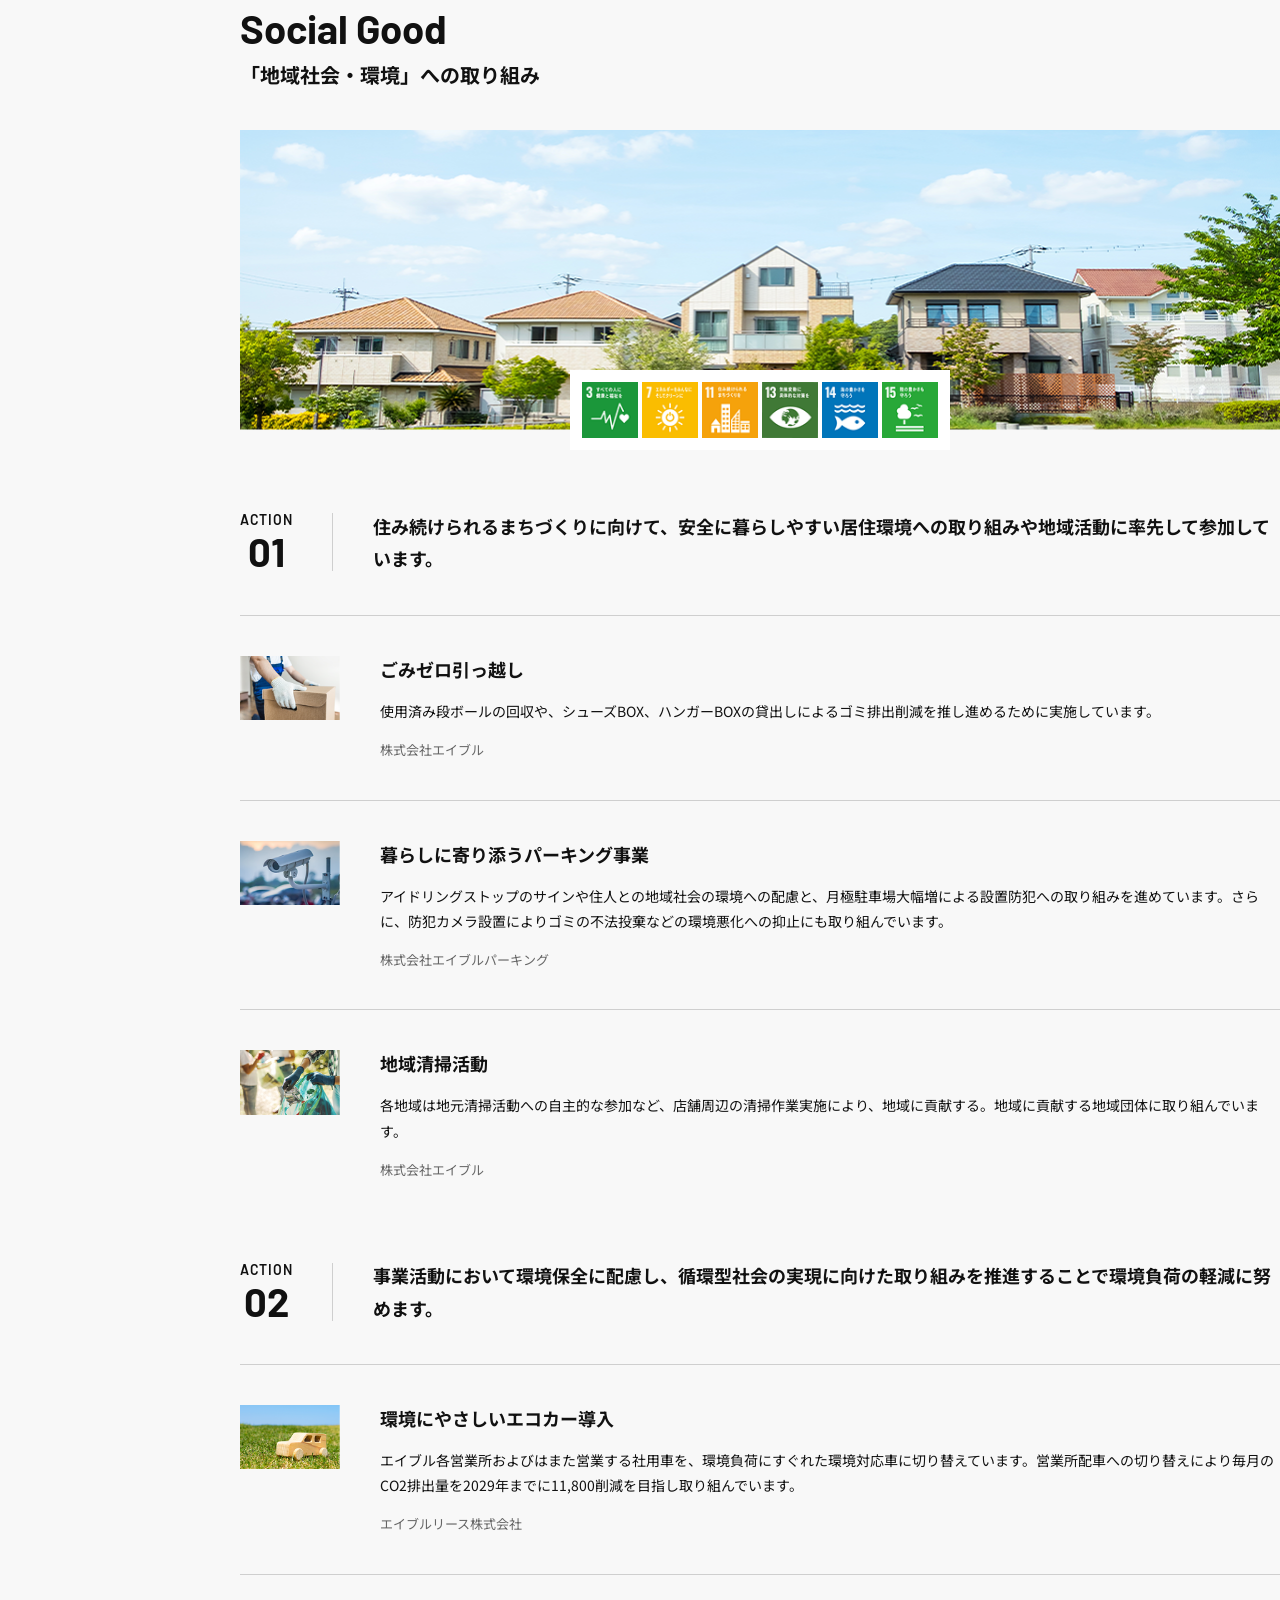
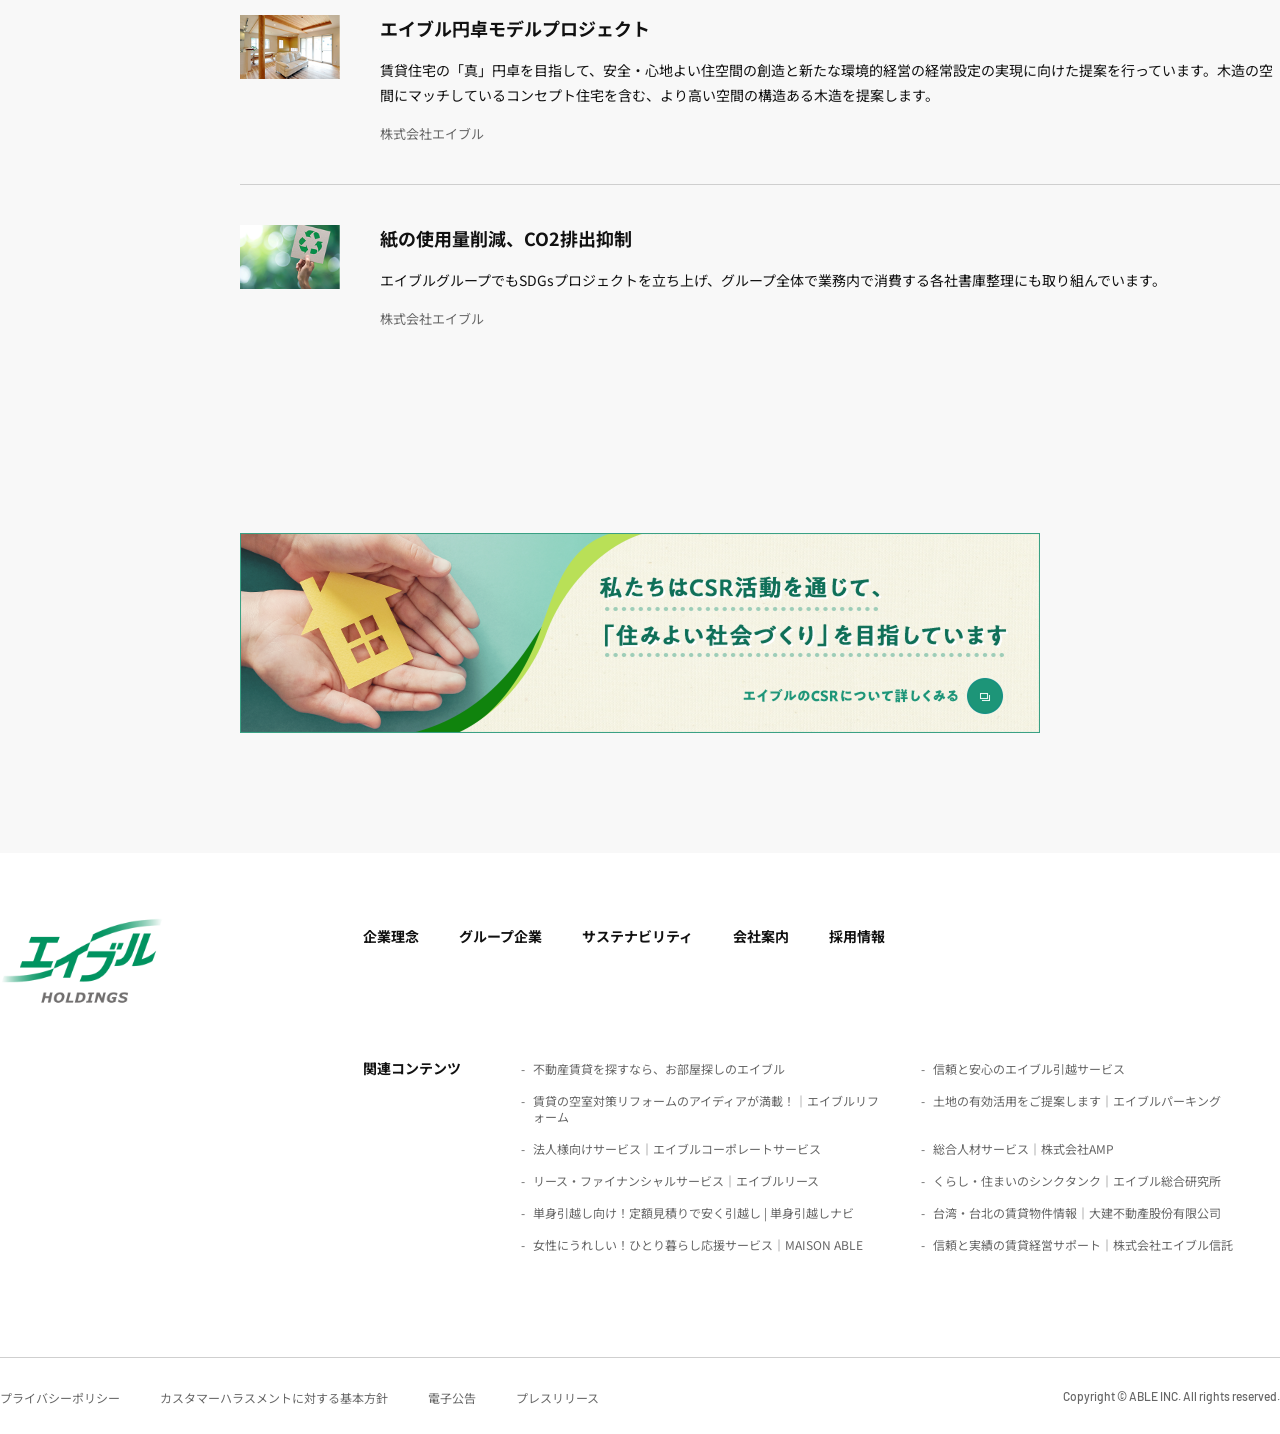
<file: pages/sustainability.html>
<!DOCTYPE html>
<html lang="ja">
<head>
  <meta charset="UTF-8">
  <meta name="viewport" content="width=device-width, initial-scale=1.0">
  <title>サステナビリティ｜エイブル株式会社-模写</title>
  <link rel="preconnect" href="https://fonts.googleapis.com">
  <link rel="preconnect" href="https://fonts.gstatic.com" crossorigin>
  <link rel="stylesheet" href="https://fonts.googleapis.com/css2?family=Barlow:wght@400;500;600;700&family=Noto+Sans+JP:wght@400;500;700&display=swap">
  <link rel="stylesheet" href="../css/destyle.css">
  <link rel="stylesheet" href="../css/style.css">
</head>
<body>

  <header class="l-header">
    <a href="../index.html" class="l-header__logo">
      <img src="../img/logo.png" alt="エイブル">
    </a>
    <nav class="l-header__nav">
      <ul class="l-header__list">
        <li class="l-header__item">
          <a href="philosophy.html">企業理念</a>
        </li>
        <li class="l-header__item">
          <a href="group.html">グループ企業</a>
        </li>
        <li class="l-header__item">
          <a href="sustainability.html">サステナビリティ</a>
        </li>
        <li class="l-header__item">
          <a href="company.html">会社案内</a>
        </li>
        <li class="l-header__item">
          <a href="recruit.html">採用情報</a>
        </li>
      </ul>
    </nav>
  </header>

  <main>

    <section class="p-page-title">
      <div class="p-page-title__inner">
        <h1 class="p-page-title__heading">
          <span class="p-page-title__en">SUSTAINABILITY</span>
          <span class="p-page-title__ja">サステナビリティ</span>
        </h1>
        <nav class="p-page-title__breadcrumb" aria-label="パンくず">
          <ol class="p-page-title__breadcrumb-list">
            <li class="p-page-title__breadcrumb-item"><a href="../index.html">ホーム</a></li>
            <li class="p-page-title__breadcrumb-item" aria-current="page">サステナビリティ</li>
          </ol>
        </nav>
      </div>
    </section>

    <section class="p-sus-mv">
      <img src="../img/sustainability/img_mv 1.png" alt="">
    </section>

    <section class="p-sus-sdgs">
      <div class="p-sus-sdgs__inner">
        <h2 class="p-sus-sdgs__heading">SDGsに向けた取り組み</h2>
        <p class="p-sus-sdgs__lead">エイブルでは、不動産の賃貸や管理・活用に関わる幅広いサービスと共に、<br>様々な事業をおこなうグループ会社を展開しています。</p>
        <div class="p-sus-sdgs__diagram">
          <img src="../img/sustainability/img_lead 2.png" alt="">
        </div>
        <ul class="p-sus-sdgs__cards">
          <li class="p-sus-sdgs__card">
            <p class="p-sus-sdgs__card-en">Innovation</p>
            <p class="p-sus-sdgs__card-title">「入居者様・家主様」<br>への取り組み</p>
            <ul class="p-sus-sdgs__icons p-sus-sdgs__icons--col-4">
              <li class="p-sus-sdgs__icon"><img src="../img/sustainability/sdgs/07.png" alt=""></li>
              <li class="p-sus-sdgs__icon"><img src="../img/sustainability/sdgs/09.png" alt=""></li>
              <li class="p-sus-sdgs__icon"><img src="../img/sustainability/sdgs/11.png" alt=""></li>
              <li class="p-sus-sdgs__icon"><img src="../img/sustainability/sdgs/12.png" alt=""></li>
            </ul>
          </li>
          <li class="p-sus-sdgs__card">
            <p class="p-sus-sdgs__card-en">Diversity&amp;Challenge</p>
            <p class="p-sus-sdgs__card-title">「社員」<br>への取り組み</p>
            <ul class="p-sus-sdgs__icons">
              <li class="p-sus-sdgs__icon"><img src="../img/sustainability/sdgs/03.png" alt=""></li>
              <li class="p-sus-sdgs__icon"><img src="../img/sustainability/sdgs/05.png" alt=""></li>
              <li class="p-sus-sdgs__icon"><img src="../img/sustainability/sdgs/08.png" alt=""></li>
              <li class="p-sus-sdgs__icon"><img src="../img/sustainability/sdgs/10.png" alt=""></li>
              <li class="p-sus-sdgs__icon"><img src="../img/sustainability/sdgs/17.png" alt=""></li>
            </ul>
          </li>
          <li class="p-sus-sdgs__card">
            <p class="p-sus-sdgs__card-en">Social Good</p>
            <p class="p-sus-sdgs__card-title">「地域社会・環境」<br>への取り組み</p>
            <ul class="p-sus-sdgs__icons">
              <li class="p-sus-sdgs__icon"><img src="../img/sustainability/sdgs/03.png" alt=""></li>
              <li class="p-sus-sdgs__icon"><img src="../img/sustainability/sdgs/07.png" alt=""></li>
              <li class="p-sus-sdgs__icon"><img src="../img/sustainability/sdgs/11.png" alt=""></li>
              <li class="p-sus-sdgs__icon"><img src="../img/sustainability/sdgs/13.png" alt=""></li>
              <li class="p-sus-sdgs__icon"><img src="../img/sustainability/sdgs/14.png" alt=""></li>
              <li class="p-sus-sdgs__icon"><img src="../img/sustainability/sdgs/15.png" alt=""></li>
            </ul>
          </li>
        </ul>
      </div>
    </section>

    <section class="p-sus-action">
      <div class="p-sus-action__inner">
        <nav class="p-sus-action__nav">
          <ul class="p-sus-action__nav-list">
            <li class="p-sus-action__nav-item">
              <a href="#innovation">
                <span class="p-sus-action__nav-en">Innovation</span>
                <span class="p-sus-action__nav-title">「入居者様・家主様」への取り組み</span>
              </a>
            </li>
            <li class="p-sus-action__nav-item">
              <a href="#diversity">
                <span class="p-sus-action__nav-en">Diversity&amp;Challenge</span>
                <span class="p-sus-action__nav-title">「社員」への取り組み</span>
              </a>
            </li>
            <li class="p-sus-action__nav-item">
              <a href="#social">
                <span class="p-sus-action__nav-en">Social Good</span>
                <span class="p-sus-action__nav-title">「地域社会・環境」への取り組み</span>
              </a>
            </li>
          </ul>
        </nav>

        <div class="p-sus-action__body">

          <article class="p-sus-action-group" id="innovation">
            <h2 class="p-sus-action-group__heading c-section-heading">
              <span class="p-sus-action-group__en">Innovation</span>
              <span class="p-sus-action-group__title">「入居者様・家主様」への取り組み</span>
            </h2>
            <div class="p-sus-action-group__visual">
              <img class="p-sus-action-group__photo" src="../img/sustainability/innovation/img_innovation_lead 1.png" alt="">
              <ul class="p-sus-action-group__sdgs">
                <li><img src="../img/sustainability/sdgs/07.png" alt=""></li>
                <li><img src="../img/sustainability/sdgs/09.png" alt=""></li>
                <li><img src="../img/sustainability/sdgs/11.png" alt=""></li>
                <li><img src="../img/sustainability/sdgs/12.png" alt=""></li>
              </ul>
            </div>

            <div class="p-sus-action-group__action">
              <p class="p-sus-action-group__action-num">
                <span class="p-sus-action-group__action-label">ACTION</span>
                <span class="p-sus-action-group__action-number">01</span>
              </p>
              <p class="p-sus-action-group__action-desc">環境にやさしく、新たな生活様式に対応した商品を提供することで入居者様、家主様の双方に安心で快適な住空間を</p>
            </div>

            <article class="p-sus-action-group__item">
              <div class="p-sus-action-group__item-img">
                <img src="../img/sustainability/innovation/img_innovation01 1.png" alt="">
              </div>
              <div class="p-sus-action-group__item-body">
                <h3 class="p-sus-action-group__item-title">光触媒系抗ウイルスコーティング</h3>
                <p class="p-sus-action-group__item-text">抗菌効果を発揮できる光触媒や抗ウイルスコーティングなど、お部屋を永く安心して使用できるように、住空間を守るための商品開発・提供を行っています。</p>
                <p class="p-sus-action-group__item-source">株式会社エイブル</p>
              </div>
            </article>

            <article class="p-sus-action-group__item">
              <div class="p-sus-action-group__item-img">
                <img src="../img/sustainability/innovation/img_innovation02 1.png" alt="">
              </div>
              <div class="p-sus-action-group__item-body">
                <h3 class="p-sus-action-group__item-title">大規模改修</h3>
                <p class="p-sus-action-group__item-text">オーナー様の資産を持続可能にするように、適切なタイミングでメンテナンスの提案を行っております。</p>
                <p class="p-sus-action-group__item-source"></p>
              </div>
            </article>

            <div class="p-sus-action-group__action">
              <p class="p-sus-action-group__action-num">
                <span class="p-sus-action-group__action-label">ACTION</span>
                <span class="p-sus-action-group__action-number">02</span>
              </p>
              <p class="p-sus-action-group__action-desc">DX推進に取り組み、入居者様、家主様のより安心で快適なお部屋探し、物件管理をサポートします</p>
            </div>

            <article class="p-sus-action-group__item">
              <div class="p-sus-action-group__item-img">
                <img src="../img/sustainability/innovation/img_innovation03 1.png" alt="">
              </div>
              <div class="p-sus-action-group__item-body">
                <h3 class="p-sus-action-group__item-title">IT重説、オンライン接客、オンライン内見</h3>
                <p class="p-sus-action-group__item-text">ADS（エイブルオンラインシステム）を利用して、自宅にいながら店舗スタッフとオンライン相談しながら部屋探しができます。オンライン内見や下見会など、来店せずに部屋探しから契約完了までを行えます。</p>
                <p class="p-sus-action-group__item-source">株式会社エイブル</p>
              </div>
            </article>

            <article class="p-sus-action-group__item">
              <div class="p-sus-action-group__item-img">
                <img src="../img/sustainability/innovation/img_innovation04 1.png" alt="">
              </div>
              <div class="p-sus-action-group__item-body">
                <h3 class="p-sus-action-group__item-title">送金明細書のデジタル化</h3>
                <p class="p-sus-action-group__item-text">家主様の大切な資産である賃貸物件の収益動向管理をデジタル化でサポート。2021年からは送金明細書のデジタル化導入を開始し、紙の使用量を削減。配送にかかるCO2の排出量削減にも貢献しています。</p>
                <p class="p-sus-action-group__item-source">株式会社エイブル</p>
              </div>
            </article>

            <article class="p-sus-action-group__item">
              <div class="p-sus-action-group__item-img">
                <img src="../img/sustainability/innovation/img_innovation05 1.png" alt="">
              </div>
              <div class="p-sus-action-group__item-body">
                <h3 class="p-sus-action-group__item-title">ISMS認証取得</h3>
                <p class="p-sus-action-group__item-text">情報セキュリティ管理の向上と維持、お客様の大切な情報を守ります。</p>
                <p class="p-sus-action-group__item-source">株式会社エイブルコーポレートサービス</p>
              </div>
            </article>
          </article>

          <article class="p-sus-action-group" id="diversity">
            <h2 class="p-sus-action-group__heading c-section-heading">
              <span class="p-sus-action-group__en">Diversity&amp;Challenge</span>
              <span class="p-sus-action-group__title">「社員」への取り組み</span>
            </h2>
            <div class="p-sus-action-group__visual">
              <img class="p-sus-action-group__photo" src="../img/sustainability/diversity/img_disversity_lead 1.png" alt="">
              <ul class="p-sus-action-group__sdgs">
                <li><img src="../img/sustainability/sdgs/03.png" alt=""></li>
                <li><img src="../img/sustainability/sdgs/05.png" alt=""></li>
                <li><img src="../img/sustainability/sdgs/08.png" alt=""></li>
                <li><img src="../img/sustainability/sdgs/10.png" alt=""></li>
                <li><img src="../img/sustainability/sdgs/17.png" alt=""></li>
              </ul>
            </div>

            <div class="p-sus-action-group__action">
              <p class="p-sus-action-group__action-num">
                <span class="p-sus-action-group__action-label">ACTION</span>
                <span class="p-sus-action-group__action-number">01</span>
              </p>
              <p class="p-sus-action-group__action-desc">誰もが働きやすい働き方や環境をつくり、仕事を通じて従業員の幸福度向上を目指します。</p>
            </div>

            <article class="p-sus-action-group__item">
              <div class="p-sus-action-group__item-img">
                <img src="../img/sustainability/diversity/img_disversity01 1.png" alt="">
              </div>
              <div class="p-sus-action-group__item-body">
                <h3 class="p-sus-action-group__item-title">ワーママプロジェクト</h3>
                <p class="p-sus-action-group__item-text">エイブルでは子育て世帯の女性社員が仕事も子育ても両立しながら、働きやすい環境づくりを目指しています。またママと子どもが安心して暮らせる住宅づくりも実践しています。</p>
                <p class="p-sus-action-group__item-source">特設ページへ</p>
              </div>
            </article>

            <article class="p-sus-action-group__item">
              <div class="p-sus-action-group__item-img">
                <img src="../img/sustainability/diversity/img_disversity02 1.png" alt="">
              </div>
              <div class="p-sus-action-group__item-body">
                <h3 class="p-sus-action-group__item-title">女性活躍に向けた取り組み</h3>
                <p class="p-sus-action-group__item-text">女性のライフサイクルに沿うため、妊娠・出産後も復帰しやすい働きやすい組織体制に取り組んでいます。</p>
                <p class="p-sus-action-group__item-source">特設ページへ</p>
              </div>
            </article>

            <article class="p-sus-action-group__item">
              <div class="p-sus-action-group__item-img">
                <img src="../img/sustainability/diversity/img_disversity03 1.png" alt="">
              </div>
              <div class="p-sus-action-group__item-body">
                <h3 class="p-sus-action-group__item-title">チャレンジド社員応援</h3>
                <p class="p-sus-action-group__item-text">チャレンジド（障がい者）採用など、その他のチャレンジド社員の働きやすい環境づくりに励み、オフィスのバリアフリー化や、地方採用にも積極的に取り組んでいます。</p>
                <p class="p-sus-action-group__item-source">株式会社エイブル<br>株式会社AMP</p>
              </div>
            </article>

            <div class="p-sus-action-group__action">
              <p class="p-sus-action-group__action-num">
                <span class="p-sus-action-group__action-label">ACTION</span>
                <span class="p-sus-action-group__action-number">02</span>
              </p>
              <p class="p-sus-action-group__action-desc">様々な研修制度を通じてスキルアップを図ることにより働きがいも経済成長も同時に実現することを目指しています。</p>
            </div>

            <article class="p-sus-action-group__item">
              <div class="p-sus-action-group__item-img">
                <img src="../img/sustainability/diversity/img_disversity04 1.png" alt="">
              </div>
              <div class="p-sus-action-group__item-body">
                <h3 class="p-sus-action-group__item-title">安全運転講習</h3>
                <p class="p-sus-action-group__item-text">引っ越し業務などで社用車に乗る社員の安全な運転技術を社内で高め、社用車での運転事故を減らす。交通事故防止だけでなくエコドライブ推進などの環境にやさしい運転にも取り組んでいます。</p>
                <p class="p-sus-action-group__item-source">エイブルリース株式会社</p>
              </div>
            </article>

            <article class="p-sus-action-group__item">
              <div class="p-sus-action-group__item-img">
                <img src="../img/sustainability/diversity/img_disversity05 1.png" alt="">
              </div>
              <div class="p-sus-action-group__item-body">
                <h3 class="p-sus-action-group__item-title">ABS（エイブルビジネススクール）</h3>
                <p class="p-sus-action-group__item-text">賃貸仲介のプロフェッショナルとして社員1人1人のスキルアップを図ります。社員のキャリア支援により仕事へのやりがいや喜びを感じる体制作りも力を入れています。</p>
                <p class="p-sus-action-group__item-source">株式会社エイブル</p>
              </div>
            </article>

            <article class="p-sus-action-group__item">
              <div class="p-sus-action-group__item-img">
                <img src="../img/sustainability/diversity/img_disversity06 1.png" alt="">
              </div>
              <div class="p-sus-action-group__item-body">
                <h3 class="p-sus-action-group__item-title">ビッグスマイル</h3>
                <p class="p-sus-action-group__item-text">ビッグスマイルは目標以上の業績の実現を生み出すことに貢献した社員を評価する制度です。優秀な社員には一回限りある社員総会R&amp;P「ビッグスマイル（パーティー）」で表彰されます。</p>
                <p class="p-sus-action-group__item-source">株式会社エイブル</p>
              </div>
            </article>
          </article>

          <article class="p-sus-action-group" id="social">
            <h2 class="p-sus-action-group__heading c-section-heading">
              <span class="p-sus-action-group__en">Social Good</span>
              <span class="p-sus-action-group__title">「地域社会・環境」への取り組み</span>
            </h2>
            <div class="p-sus-action-group__visual">
              <img class="p-sus-action-group__photo" src="../img/sustainability/social/img_social_lead 1.png" alt="">
              <ul class="p-sus-action-group__sdgs">
                <li><img src="../img/sustainability/sdgs/03.png" alt=""></li>
                <li><img src="../img/sustainability/sdgs/07.png" alt=""></li>
                <li><img src="../img/sustainability/sdgs/11.png" alt=""></li>
                <li><img src="../img/sustainability/sdgs/13.png" alt=""></li>
                <li><img src="../img/sustainability/sdgs/14.png" alt=""></li>
                <li><img src="../img/sustainability/sdgs/15.png" alt=""></li>
              </ul>
            </div>

            <div class="p-sus-action-group__action">
              <p class="p-sus-action-group__action-num">
                <span class="p-sus-action-group__action-label">ACTION</span>
                <span class="p-sus-action-group__action-number">01</span>
              </p>
              <p class="p-sus-action-group__action-desc">住み続けられるまちづくりに向けて、安全に暮らしやすい居住環境への取り組みや地域活動に率先して参加しています。</p>
            </div>

            <article class="p-sus-action-group__item">
              <div class="p-sus-action-group__item-img">
                <img src="../img/sustainability/social/img_social01 1.png" alt="">
              </div>
              <div class="p-sus-action-group__item-body">
                <h3 class="p-sus-action-group__item-title">ごみゼロ引っ越し</h3>
                <p class="p-sus-action-group__item-text">使用済み段ボールの回収や、シューズBOX、ハンガーBOXの貸出しによるゴミ排出削減を推し進めるために実施しています。</p>
                <p class="p-sus-action-group__item-source">株式会社エイブル</p>
              </div>
            </article>

            <article class="p-sus-action-group__item">
              <div class="p-sus-action-group__item-img">
                <img src="../img/sustainability/social/img_social02 1.png" alt="">
              </div>
              <div class="p-sus-action-group__item-body">
                <h3 class="p-sus-action-group__item-title">暮らしに寄り添うパーキング事業</h3>
                <p class="p-sus-action-group__item-text">アイドリングストップのサインや住人との地域社会の環境への配慮と、月極駐車場大幅増による設置防犯への取り組みを進めています。さらに、防犯カメラ設置によりゴミの不法投棄などの環境悪化への抑止にも取り組んでいます。</p>
                <p class="p-sus-action-group__item-source">株式会社エイブルパーキング</p>
              </div>
            </article>

            <article class="p-sus-action-group__item">
              <div class="p-sus-action-group__item-img">
                <img src="../img/sustainability/social/img_social03 1.png" alt="">
              </div>
              <div class="p-sus-action-group__item-body">
                <h3 class="p-sus-action-group__item-title">地域清掃活動</h3>
                <p class="p-sus-action-group__item-text">各地域は地元清掃活動への自主的な参加など、店舗周辺の清掃作業実施により、地域に貢献する。地域に貢献する地域団体に取り組んでいます。</p>
                <p class="p-sus-action-group__item-source">株式会社エイブル</p>
              </div>
            </article>

            <div class="p-sus-action-group__action">
              <p class="p-sus-action-group__action-num">
                <span class="p-sus-action-group__action-label">ACTION</span>
                <span class="p-sus-action-group__action-number">02</span>
              </p>
              <p class="p-sus-action-group__action-desc">事業活動において環境保全に配慮し、循環型社会の実現に向けた取り組みを推進することで環境負荷の軽減に努めます。</p>
            </div>

            <article class="p-sus-action-group__item">
              <div class="p-sus-action-group__item-img">
                <img src="../img/sustainability/social/img_social05 1.png" alt="">
              </div>
              <div class="p-sus-action-group__item-body">
                <h3 class="p-sus-action-group__item-title">環境にやさしいエコカー導入</h3>
                <p class="p-sus-action-group__item-text">エイブル各営業所およびはまた営業する社用車を、環境負荷にすぐれた環境対応車に切り替えています。営業所配車への切り替えにより毎月のCO2排出量を2029年までに11,800削減を目指し取り組んでいます。</p>
                <p class="p-sus-action-group__item-source">エイブルリース株式会社</p>
              </div>
            </article>

            <article class="p-sus-action-group__item">
              <div class="p-sus-action-group__item-img">
                <img src="../img/sustainability/social/img_social06 1.png" alt="">
              </div>
              <div class="p-sus-action-group__item-body">
                <h3 class="p-sus-action-group__item-title">エイブル円卓モデルプロジェクト</h3>
                <p class="p-sus-action-group__item-text">賃貸住宅の「真」円卓を目指して、安全・心地よい住空間の創造と新たな環境的経営の経常設定の実現に向けた提案を行っています。木造の空間にマッチしているコンセプト住宅を含む、より高い空間の構造ある木造を提案します。</p>
                <p class="p-sus-action-group__item-source">株式会社エイブル</p>
              </div>
            </article>

            <article class="p-sus-action-group__item">
              <div class="p-sus-action-group__item-img">
                <img src="../img/sustainability/social/img_social07 1.png" alt="">
              </div>
              <div class="p-sus-action-group__item-body">
                <h3 class="p-sus-action-group__item-title">紙の使用量削減、CO2排出抑制</h3>
                <p class="p-sus-action-group__item-text">エイブルグループでもSDGsプロジェクトを立ち上げ、グループ全体で業務内で消費する各社書庫整理にも取り組んでいます。</p>
                <p class="p-sus-action-group__item-source">株式会社エイブル</p>
              </div>
            </article>
          </article>

        </div>
      </div>
    </section>

    <section class="p-sus-bnr">
      <a href="#" class="p-sus-bnr__link">
        <img src="../img/sustainability/img_bnr 1.png" alt="">
      </a>
    </section>

  </main>

  <footer class="l-footer">
    <div class="l-footer__inner">
      <div class="l-footer__main">
        <a href="../index.html" class="l-footer__logo">
          <img src="../img/logo.png" alt="エイブル">
        </a>

        <div class="l-footer__column">
          <nav class="l-footer__nav">
            <ul class="l-footer__list">
              <li class="l-footer__item">
                <a href="philosophy.html">企業理念</a>
              </li>
              <li class="l-footer__item">
                <a href="group.html">グループ企業</a>
              </li>
              <li class="l-footer__item">
                <a href="sustainability.html">サステナビリティ</a>
              </li>
              <li class="l-footer__item">
                <a href="company.html">会社案内</a>
              </li>
              <li class="l-footer__item">
                <a href="recruit.html">採用情報</a>
              </li>
            </ul>
          </nav>

          <div class="l-footer__related">
            <p class="l-footer__related-title">関連コンテンツ</p>
            <ul class="l-footer__related-list">
              <li class="l-footer__related-item">
                <a href="#">不動産賃貸を探すなら、お部屋探しのエイブル</a>
              </li>
              <li class="l-footer__related-item">
                <a href="#">信頼と安心のエイブル引越サービス</a>
              </li>
              <li class="l-footer__related-item">
                <a href="#">賃貸の空室対策リフォームのアイディアが満載！│エイブルリフォーム</a>
              </li>
              <li class="l-footer__related-item">
                <a href="#">土地の有効活用をご提案します｜エイブルパーキング</a>
              </li>
              <li class="l-footer__related-item">
                <a href="#">法人様向けサービス｜エイブルコーポレートサービス</a>
              </li>
              <li class="l-footer__related-item">
                <a href="#">総合人材サービス｜株式会社AMP</a>
              </li>
              <li class="l-footer__related-item">
                <a href="#">リース・ファイナンシャルサービス｜エイブルリース</a>
              </li>
              <li class="l-footer__related-item">
                <a href="#">くらし・住まいのシンクタンク｜エイブル総合研究所</a>
              </li>
              <li class="l-footer__related-item">
                <a href="#">単身引越し向け！定額見積りで安く引越し | 単身引越しナビ</a>
              </li>
              <li class="l-footer__related-item">
                <a href="#">台湾・台北の賃貸物件情報｜大建不動產股份有限公司</a>
              </li>
              <li class="l-footer__related-item">
                <a href="#">女性にうれしい！ひとり暮らし応援サービス｜MAISON ABLE</a>
              </li>
              <li class="l-footer__related-item">
                <a href="#">信頼と実績の賃貸経営サポート｜株式会社エイブル信託</a>
              </li>
            </ul>
          </div>
        </div>
      </div>

      <div class="l-footer__bottom">
        <ul class="l-footer__sublist">
          <li class="l-footer__subitem">
            <a href="privacy.html">プライバシーポリシー</a>
          </li>
          <li class="l-footer__subitem">
            <a href="customer-harassment.html">カスタマーハラスメントに対する基本方針</a>
          </li>
          <li class="l-footer__subitem">
            <a href="notice.html">電子公告</a>
          </li>
          <li class="l-footer__subitem">
            <a href="news.html">プレスリリース</a>
          </li>
        </ul>
        <p class="l-footer__copyright">Copyright &copy; ABLE INC. All rights reserved.</p>
      </div>
    </div>
  </footer>

  <button type="button" class="c-pagetop" aria-label="ページ上部へ戻る">
    <span class="c-pagetop__icon" aria-hidden="true"></span>
    <span class="c-pagetop__text">PAGE<br>TOP</span>
  </button>

  <script src="../js/script.js"></script>
</body>
</html>
</file>
<file: css/destyle.css>
/*! destyle.css v4.0.1 | MIT License | https://github.com/nicolas-cusan/destyle.css */

/* Reset box-model and set borders */
/* ============================================ */

*,
::before,
::after {
  box-sizing: border-box;
  border-style: solid;
  border-width: 0;
  min-width: 0;
}

/* Document */
/* ============================================ */

/**
 * 1. Correct the line height in all browsers.
 * 2. Prevent adjustments of font size after orientation changes in iOS.
 * 3. Remove gray overlay on links for iOS.
 */

html {
  line-height: 1.15; /* 1 */
  -webkit-text-size-adjust: 100%; /* 2 */
  -webkit-tap-highlight-color: transparent; /* 3*/
}

/* Sections */
/* ============================================ */

/**
 * Remove the margin in all browsers.
 */

body {
  margin: 0;
}

/**
 * Render the `main` element consistently in IE.
 */

main {
  display: block;
}

/* Vertical rhythm */
/* ============================================ */

p,
table,
blockquote,
address,
pre,
iframe,
form,
figure,
dl {
  margin: 0;
}

/* Headings */
/* ============================================ */

h1,
h2,
h3,
h4,
h5,
h6 {
  font-size: inherit;
  font-weight: inherit;
  margin: 0;
}

/* Lists (enumeration) */
/* ============================================ */

ul,
ol {
  margin: 0;
  padding: 0;
  list-style: none;
}

/* Lists (definition) */
/* ============================================ */

dt {
  font-weight: bold;
}

dd {
  margin-left: 0;
}

/* Grouping content */
/* ============================================ */

/**
 * 1. Add the correct box sizing in Firefox.
 * 2. Show the overflow in Edge and IE.
 */

hr {
  box-sizing: content-box; /* 1 */
  height: 0; /* 1 */
  overflow: visible; /* 2 */
  border-top-width: 1px;
  margin: 0;
  clear: both;
  color: inherit;
}

/**
 * 1. Correct the inheritance and scaling of font size in all browsers.
 * 2. Correct the odd `em` font sizing in all browsers.
 */

pre {
  font-family: monospace, monospace; /* 1 */
  font-size: inherit; /* 2 */
}

address {
  font-style: inherit;
}

/* Text-level semantics */
/* ============================================ */

/**
 * Remove the gray background on active links in IE 10.
 */

a {
  background-color: transparent;
  text-decoration: none;
  color: inherit;
}

/**
 * 1. Remove the bottom border in Chrome 57-
 * 2. Add the correct text decoration in Chrome, Edge, IE, Opera, and Safari.
 */

abbr[title] {
  text-decoration: underline dotted; /* 2 */
}

/**
 * Add the correct font weight in Chrome, Edge, and Safari.
 */

b,
strong {
  font-weight: bolder;
}

/**
 * 1. Correct the inheritance and scaling of font size in all browsers.
 * 2. Correct the odd `em` font sizing in all browsers.
 */

code,
kbd,
samp {
  font-family: monospace, monospace; /* 1 */
  font-size: inherit; /* 2 */
}

/**
 * Add the correct font size in all browsers.
 */

small {
  font-size: 80%;
}

/**
 * Prevent `sub` and `sup` elements from affecting the line height in
 * all browsers.
 */

sub,
sup {
  font-size: 75%;
  line-height: 0;
  position: relative;
  vertical-align: baseline;
}

sub {
  bottom: -0.25em;
}

sup {
  top: -0.5em;
}

/* Replaced content */
/* ============================================ */

/**
 * Prevent vertical alignment issues.
 */

svg,
img,
embed,
object,
iframe {
  vertical-align: bottom;
}

/* Forms */
/* ============================================ */

/**
 * Reset form fields to make them styleable.
 * 1. Make form elements stylable across systems iOS especially.
 * 2. Inherit text-transform from parent.
 */

button,
input,
optgroup,
select,
textarea {
  -webkit-appearance: none; /* 1 */
  appearance: none;
  vertical-align: middle;
  color: inherit;
  font: inherit;
  background: transparent;
  padding: 0;
  margin: 0;
  border-radius: 0;
  text-align: inherit;
  text-transform: inherit; /* 2 */
}

/**
 * Correct cursors for clickable elements.
 */

button,
[type="button"],
[type="reset"],
[type="submit"] {
  cursor: pointer;
}

button:disabled,
[type="button"]:disabled,
[type="reset"]:disabled,
[type="submit"]:disabled {
  cursor: default;
}

/**
 * Improve outlines for Firefox and unify style with input elements & buttons.
 */

:-moz-focusring {
  outline: auto;
}

select:disabled {
  opacity: inherit;
}

/**
 * Remove padding
 */

option {
  padding: 0;
}

/**
 * Reset to invisible
 */

fieldset {
  margin: 0;
  padding: 0;
  min-width: 0;
}

legend {
  padding: 0;
}

/**
 * Add the correct vertical alignment in Chrome, Firefox, and Opera.
 */

progress {
  vertical-align: baseline;
}

/**
 * Remove the default vertical scrollbar in IE 10+.
 */

textarea {
  overflow: auto;
}

/**
 * Correct the cursor style of increment and decrement buttons in Chrome.
 */

[type="number"]::-webkit-inner-spin-button,
[type="number"]::-webkit-outer-spin-button {
  height: auto;
}

/**
 * Correct the outline style in Safari.
 */

[type="search"] {
  outline-offset: -2px; /* 1 */
}

/**
 * Remove the inner padding in Chrome and Safari on macOS.
 */

[type="search"]::-webkit-search-decoration {
  -webkit-appearance: none;
}

/**
 * 1. Correct the inability to style clickable types in iOS and Safari.
 * 2. Fix font inheritance.
 */

::-webkit-file-upload-button {
  -webkit-appearance: button; /* 1 */
  font: inherit; /* 2 */
}

/**
 * Fix appearance for Firefox
 */
[type="number"] {
  -moz-appearance: textfield;
}

/**
 * Clickable labels
 */

label[for] {
  cursor: pointer;
}

/* Interactive */
/* ============================================ */

/*
 * Add the correct display in Edge, IE 10+, and Firefox.
 */

details {
  display: block;
}

/*
 * Add the correct display in all browsers.
 */

summary {
  display: list-item;
}

/*
 * Remove outline for editable content.
 */

[contenteditable]:focus {
  outline: auto;
}

/* Tables */
/* ============================================ */

/**
1. Correct table border color inheritance in all Chrome and Safari.
*/

table {
  border-color: inherit; /* 1 */
  border-collapse: collapse;
}

caption {
  text-align: left;
}

td,
th {
  vertical-align: top;
  padding: 0;
}

th {
  text-align: left;
  font-weight: bold;
}
</file>
<file: css/style.css>
@charset "UTF-8";
html {
  font-size: 62.5%;
  scroll-behavior: smooth;
}

body {
  font-family: "Noto Sans JP", sans-serif;
  font-weight: 500;
  font-size: 1.6rem;
  line-height: 2.25;
  color: #111111;
}

.l-header {
  position: fixed;
  top: 0;
  left: 0;
  width: 100%;
  z-index: 100;
  background-color: #ffffff;
  padding: 1.2rem 3rem;
  display: flex;
  align-items: center;
  justify-content: space-between;
}
.l-header__logo {
  display: inline-block;
}
.l-header__logo img {
  width: 10.6rem;
  height: auto;
  display: block;
}
.l-header__list {
  display: flex;
  align-items: center;
  gap: 4rem;
}
.l-header__item a {
  font-family: "Noto Sans JP", sans-serif;
  font-size: 1.4rem;
  font-weight: 700;
  line-height: 1;
  color: #111111;
  text-decoration: none;
}
.l-header__item a:hover {
  color: #009360;
}

main {
  padding-top: 8rem;
  background-color: #f8f8f8;
}

.l-footer {
  background-color: #ffffff;
  padding-top: 6.4rem;
}
.l-footer__inner {
  max-width: 128rem;
  margin: 0 auto;
}
.l-footer__main {
  display: flex;
  align-items: flex-start;
  gap: 20rem;
}
.l-footer__column {
  width: 92rem;
  display: flex;
  flex-direction: column;
  gap: 10.8rem;
}
.l-footer__logo {
  display: inline-block;
}
.l-footer__logo img {
  width: 16.4rem;
  height: auto;
  display: block;
}
.l-footer__nav {
  width: 64rem;
}
.l-footer__list {
  display: flex;
  align-items: center;
  gap: 4rem;
}
.l-footer__item a {
  font-family: "Noto Sans JP", sans-serif;
  font-size: 1.4rem;
  font-weight: 700;
  line-height: 1;
  color: #111111;
  text-decoration: none;
}
.l-footer__item a:hover {
  color: #009360;
}
.l-footer__related {
  display: flex;
  gap: 6rem;
}
.l-footer__related-title {
  font-family: "Noto Sans JP", sans-serif;
  font-size: 1.4rem;
  font-weight: 700;
  line-height: 1;
  color: #111111;
}
.l-footer__related-list {
  flex: 1;
  display: grid;
  grid-template-columns: repeat(2, 1fr);
  -moz-column-gap: 4rem;
       column-gap: 4rem;
  row-gap: 1.6rem;
}
.l-footer__related-item a {
  display: flex;
  gap: 0.8rem;
  font-family: "Noto Sans JP", sans-serif;
  font-size: 1.2rem;
  font-weight: 400;
  line-height: 1.6rem;
  color: #666666;
  text-decoration: none;
}
.l-footer__related-item a::before {
  content: "-";
  flex-shrink: 0;
}
.l-footer__related-item a:hover {
  color: #009360;
}
.l-footer__bottom {
  margin-top: 10.4rem;
  border-top: 1px solid #cfcfcf;
  padding-top: 2rem;
  padding-bottom: 2rem;
  display: flex;
  justify-content: space-between;
  align-items: center;
}
.l-footer__sublist {
  display: flex;
  gap: 4rem;
}
.l-footer__subitem a {
  font-family: "Noto Sans JP", sans-serif;
  font-size: 1.2rem;
  font-weight: 400;
  line-height: 1;
  color: #666666;
  text-decoration: none;
}
.l-footer__subitem a:hover {
  color: #009360;
}
.l-footer__copyright {
  font-family: "Barlow", "Noto Sans JP", sans-serif;
  font-size: 1.2rem;
  line-height: 1;
  color: #666666;
}

.c-button {
  position: relative;
  display: flex;
  align-items: center;
  width: 32rem;
  height: 8rem;
  padding: 0 4rem;
  background-color: #009360;
  color: #ffffff;
  text-decoration: none;
}
.c-button__text {
  font-family: "Barlow", "Noto Sans JP", sans-serif;
  font-size: 1.6rem;
  font-weight: 700;
  line-height: 1.5;
}
.c-button::before {
  content: "";
  position: absolute;
  top: 50%;
  right: 4rem;
  width: 2rem;
  height: 1px;
  background-color: currentColor;
  transform: translateY(-50%);
}
.c-button::after {
  content: "";
  position: absolute;
  top: 50%;
  right: 4rem;
  width: 0.7rem;
  height: 1px;
  background-color: currentColor;
  transform-origin: right center;
  transform: translateY(-50%) rotate(45deg);
}

.c-section-title {
  display: inline-block;
  border-top: 4px solid #111;
  padding-top: 4rem;
}
.c-section-title__en {
  display: block;
  font-family: "Barlow", "Noto Sans JP", sans-serif;
  font-size: 2.8rem;
  font-weight: 600;
  line-height: 1.5;
}
.c-section-title__ja {
  display: block;
  font-size: 5rem;
  font-weight: 700;
  line-height: 1.52;
}

.c-section-heading {
  font-family: "Noto Sans JP", sans-serif;
  font-weight: 700;
  font-size: 3.2rem;
  line-height: 1.5;
}
.c-section-heading::before {
  content: "";
  display: block;
  width: 1em;
  height: 0.4rem;
  background: #111111;
  margin-bottom: 1.6rem;
}

.c-pagetop {
  position: fixed;
  right: 4rem;
  bottom: 4rem;
  z-index: 100;
  display: flex;
  flex-direction: column;
  align-items: center;
  gap: 1.2rem;
  padding: 0;
  background: none;
  border: none;
  cursor: pointer;
  color: #111111;
  opacity: 0;
  visibility: hidden;
  transform: translateY(1rem);
  transition: opacity 0.4s, visibility 0.4s, transform 0.4s;
}
.c-pagetop.is-visible {
  opacity: 1;
  visibility: visible;
  transform: translateY(0);
}
.c-pagetop__icon {
  position: relative;
  width: 2rem;
  height: 2.4rem;
}
.c-pagetop__icon::before {
  content: "";
  position: absolute;
  top: 0;
  left: 50%;
  width: 1px;
  height: 100%;
  background-color: currentColor;
  transform: translateX(-50%);
}
.c-pagetop__icon::after {
  content: "";
  position: absolute;
  top: 0;
  left: 50%;
  width: 0.8rem;
  height: 1px;
  background-color: currentColor;
  transform-origin: left top;
  transform: rotate(45deg);
}
.c-pagetop__text {
  font-family: "Barlow", "Noto Sans JP", sans-serif;
  font-weight: 700;
  font-size: 1.6rem;
  line-height: 1.6rem;
  text-align: center;
  color: #111111;
}

.p-mv {
  position: relative;
  width: 100%;
  min-height: 65rem;
  overflow: hidden;
}
.p-mv__inner {
  position: relative;
  width: 100%;
  height: 65rem;
}
.p-mv__img {
  position: absolute;
  top: 0;
  right: 0;
  width: 75%;
  height: auto;
}
.p-mv__title {
  position: absolute;
  top: 40rem;
  left: 32rem;
  font-size: 4.8rem;
  font-weight: 700;
  line-height: 1.5;
  z-index: 1;
}
.p-mv__text {
  position: absolute;
  top: 54rem;
  left: 32rem;
  font-size: 1.6rem;
  font-weight: 500;
  line-height: 2;
  z-index: 1;
}
.p-mv__scroll {
  position: absolute;
  top: 59rem;
  right: 64rem;
  width: 1rem;
  height: 5rem;
}

.p-news {
  padding: 10rem 4rem;
}
.p-news__inner {
  position: relative;
  max-width: 112rem;
  min-height: 70rem;
  margin: 0 auto;
  padding: 6rem 8rem;
  background-color: #ffffff;
}
.p-news__title {
  margin-bottom: 4rem;
  font-family: "Noto Sans JP", sans-serif;
  font-size: 3.8rem;
  font-weight: 700;
  line-height: 1.5;
}
.p-news__title-en {
  margin-left: 2rem;
  font-family: "Barlow", "Noto Sans JP", sans-serif;
  font-size: 2.8rem;
  font-weight: 600;
  line-height: 1.5;
}
.p-news__item {
  padding: 2rem 0;
  border-bottom: 1px solid #cfcfcf;
}
.p-news__meta {
  display: flex;
  align-items: center;
  gap: 2rem;
  margin-bottom: 1rem;
}
.p-news__date {
  font-family: "Barlow", "Noto Sans JP", sans-serif;
  font-size: 1.6rem;
  font-weight: 600;
  line-height: 1.5;
  color: #acacac;
}
.p-news__company {
  font-family: "Barlow", "Noto Sans JP", sans-serif;
  font-size: 1.4rem;
  font-weight: 600;
  line-height: 1.5;
  color: #009360;
}
.p-news__body {
  font-family: "Barlow", "Noto Sans JP", sans-serif;
  font-size: 1.6rem;
  font-weight: 500;
  line-height: 1.8125;
}
.p-news__tag {
  display: inline-block;
  margin-left: 0.8rem;
  padding: 0.3rem 0.6rem;
  border: 1px solid #888888;
  font-family: "Barlow", "Noto Sans JP", sans-serif;
  font-size: 1rem;
  font-weight: 600;
  line-height: 1;
  color: #888888;
  vertical-align: middle;
}
.p-news .c-button {
  position: absolute;
  right: 7.2rem;
  bottom: -4rem;
}

.p-philosophy {
  padding: 10rem 0;
}
.p-philosophy__inner {
  max-width: 128rem;
  margin: 0 auto;
}
.p-philosophy__body {
  display: flex;
  align-items: flex-start;
  margin-top: 12rem;
}
.p-philosophy__lead {
  width: 60rem;
  margin-right: 4rem;
  padding: 2.4rem 0;
  background: url("../img/trip_pattern 1.png") repeat;
}
.p-philosophy__lead p {
  font-size: 4.2rem;
  font-weight: 700;
  line-height: 1.86;
}
.p-philosophy__text {
  width: 64rem;
}
.p-philosophy__text p {
  max-width: 55rem;
  font-size: 2rem;
  font-weight: 700;
  line-height: 1.9;
}
.p-philosophy__text p + p {
  margin-top: 3.4rem;
}
.p-philosophy__text .c-button {
  width: 56rem;
  margin-top: 7.2rem;
}

.p-group {
  padding: 12rem 0;
  background: url("../img/dot_pattern 1.png") repeat;
}
.p-group__inner {
  display: flex;
  align-items: flex-start;
  max-width: 128rem;
  margin: 0 auto;
}
.p-group__content {
  width: 38rem;
}
.p-group__content .c-button {
  margin-top: 5rem;
}
.p-group__lead {
  width: 32rem;
  margin-top: 4rem;
  font-size: 3rem;
  font-weight: 700;
  line-height: 1.8;
}
.p-group__text {
  width: 28rem;
  margin-top: 4rem;
  font-size: 1.6rem;
  font-weight: 500;
  line-height: 2;
}
.p-group__img {
  width: 90rem;
  height: auto;
}

.p-sustainability {
  padding: 13rem 0;
}
.p-sustainability__inner {
  display: flex;
  align-items: flex-start;
  gap: 8rem;
}
.p-sustainability__img {
  width: 88rem;
  height: auto;
}
.p-sustainability__content {
  width: 64rem;
  padding: 15rem 0;
}
.p-sustainability__content .c-button {
  width: 40rem;
  margin-top: 7.2rem;
}
.p-sustainability__lead {
  margin-top: 5.6rem;
  font-size: 3rem;
  font-weight: 500;
  line-height: 1.8;
}
.p-sustainability__text {
  margin-top: 4rem;
  font-size: 1.6rem;
  font-weight: 500;
  line-height: 2;
}

.p-page-title {
  padding: 12rem 0;
}
.p-page-title__inner {
  max-width: 128rem;
  margin: 0 auto;
}
.p-page-title__heading {
  text-align: center;
}
.p-page-title__en {
  display: block;
  font-family: "Barlow", "Noto Sans JP", sans-serif;
  font-weight: 700;
  font-size: 2.8rem;
  line-height: 4.2rem;
}
.p-page-title__ja {
  display: block;
  font-family: "Noto Sans JP", sans-serif;
  font-weight: 700;
  font-size: 5rem;
  line-height: 1.5;
}
.p-page-title__breadcrumb {
  margin-top: 4rem;
  display: flex;
  justify-content: flex-end;
}
.p-page-title__breadcrumb-list {
  display: flex;
  align-items: center;
  gap: 1.6rem;
}
.p-page-title__breadcrumb-item {
  font-family: "Noto Sans JP", sans-serif;
  font-weight: 500;
  font-size: 1.4rem;
  line-height: 1.5;
  color: #111111;
}
.p-page-title__breadcrumb-item a {
  color: #009360;
}
.p-page-title__breadcrumb-item:not(:last-child)::after {
  content: "—";
  margin-left: 1.6rem;
  color: #cfcfcf;
}

.p-top-message {
  padding: 12rem 0;
}
.p-top-message__inner {
  max-width: 128rem;
  margin: 0 auto;
}
.p-top-message__body {
  margin-top: 6rem;
}
.p-top-message__figure {
  display: flex;
  align-items: center;
  gap: 0;
  background: #E3E4ED;
  margin-left: 24rem;
  margin-right: calc(50% - 50vw);
}
.p-top-message__figure img {
  width: 64rem;
  height: auto;
}
.p-top-message__caption {
  width: 40rem;
  display: flex;
  flex-direction: column;
  gap: 1.6rem;
  font-family: "Noto Sans JP", sans-serif;
  font-weight: 700;
  font-size: 1.8rem;
  line-height: 2;
}
.p-top-message__caption p:last-child {
  display: flex;
  flex-direction: column;
  gap: 0.8rem;
}
.p-top-message__caption-name {
  font-family: "Noto Sans JP", sans-serif;
  font-weight: 700;
  font-size: 3.6rem;
  line-height: 1.5;
}
.p-top-message__caption-en {
  font-family: "Barlow", "Noto Sans JP", sans-serif;
  font-weight: 700;
  font-size: 2.2rem;
  line-height: 1.5;
}
.p-top-message__heading {
  margin-top: 6rem;
  margin-left: 24rem;
  font-family: "Noto Sans JP", sans-serif;
  font-weight: 700;
  font-size: 3.2rem;
  line-height: 1.7;
}
.p-top-message__text {
  margin-top: 4rem;
  margin-left: 24rem;
  max-width: 88rem;
  font-family: "Noto Sans JP", sans-serif;
  font-weight: 400;
  font-size: 1.6rem;
  line-height: 2;
}

.p-philosophy-cards {
  padding: 12rem 0;
}
.p-philosophy-cards__inner {
  max-width: 128rem;
  margin: 0 auto;
}
.p-philosophy-cards__list {
  margin-top: 6rem;
  margin-left: 24rem;
  width: 104rem;
  border: 1px solid #cfcfcf;
  background: #ffffff;
}
.p-philosophy-cards__item {
  padding: 7rem 8rem;
}
.p-philosophy-cards__item + .p-philosophy-cards__item {
  border-top: 1px solid #cfcfcf;
}
.p-philosophy-cards__en {
  font-family: "Barlow", "Noto Sans JP", sans-serif;
  font-weight: 700;
  font-size: 2.6rem;
  line-height: 1.5;
  color: #009360;
}
.p-philosophy-cards__lead {
  margin-top: 3.2rem;
  font-family: "Noto Sans JP", sans-serif;
  font-weight: 700;
  font-size: 3.4rem;
  line-height: 1.8;
}
.p-philosophy-cards__text {
  margin-top: 3.2rem;
  font-family: "Barlow", "Noto Sans JP", sans-serif;
  font-weight: 700;
  font-size: 2rem;
  line-height: 2;
}
.p-philosophy-cards__bullets {
  margin-top: 3.2rem;
  display: flex;
  flex-direction: column;
  gap: 0.8rem;
}
.p-philosophy-cards__bullet {
  position: relative;
  padding-left: 1em;
  font-family: "Barlow", "Noto Sans JP", sans-serif;
  font-weight: 700;
  font-size: 2rem;
  line-height: 2;
}
.p-philosophy-cards__bullet::before {
  content: "・";
  position: absolute;
  left: 0;
}

.p-group-lead {
  padding: 6rem 0 9rem;
  text-align: center;
}
.p-group-lead__inner {
  max-width: 128rem;
  margin: 0 auto;
}
.p-group-lead__heading {
  font-family: "Noto Sans JP", sans-serif;
  font-weight: 700;
  font-size: 3.8rem;
  line-height: 1.8;
  color: #009360;
}
.p-group-lead__heading::after {
  content: "";
  display: block;
  width: 1em;
  height: 0.4rem;
  background: #009360;
  margin: 3.4rem auto 0;
}
.p-group-lead__text {
  margin-top: 3.4rem;
  font-family: "Noto Sans JP", sans-serif;
  font-weight: 400;
  font-size: 1.8rem;
  line-height: 2;
}

.p-group-visual__img {
  display: block;
  width: 100%;
  height: auto;
}

.p-group-list {
  padding: 12rem 0;
}
.p-group-list__inner {
  max-width: 128rem;
  margin: 0 auto;
}
.p-group-list__body {
  margin-top: 6rem;
  display: flex;
  align-items: flex-start;
  gap: 0;
}
.p-group-list__nav {
  width: 24rem;
  flex-shrink: 0;
  position: sticky;
  top: 8rem;
  padding-top: 8rem;
}
.p-group-list__nav-list {
  display: flex;
  flex-direction: column;
  gap: 2.4rem;
}
.p-group-list__nav-item {
  position: relative;
  font-family: "Noto Sans JP", sans-serif;
  font-weight: 400;
  font-size: 1.4rem;
  line-height: 1.6;
  color: #cfcfcf;
}
.p-group-list__nav-item::before {
  content: "";
  position: absolute;
  left: -4rem;
  top: 0.75em;
  width: 2rem;
  height: 0.2rem;
  background: #009360;
  transform: scaleX(0);
  transform-origin: left center;
  transition: transform 0.4s ease;
}
.p-group-list__nav-item a {
  color: inherit;
  text-decoration: none;
}
.p-group-list__nav-item.is-current {
  color: #111111;
  font-weight: 700;
}
.p-group-list__nav-item.is-current::before {
  transform: scaleX(1);
}
.p-group-list__cards {
  width: 104rem;
  flex-shrink: 0;
  display: flex;
  flex-direction: column;
  gap: 8rem;
}
.p-group-list__card {
  position: relative;
  padding: 12rem 8rem;
  background: #ffffff;
  scroll-margin-top: 8rem;
}
.p-group-list__card::before {
  content: "";
  position: absolute;
  top: 0;
  left: 0;
  width: 8rem;
  height: 0.4rem;
  background: #111111;
}
.p-group-list__card-head {
  display: flex;
  align-items: center;
  gap: 2.4rem;
}
.p-group-list__logo {
  width: 8rem;
  height: auto;
}
.p-group-list__name {
  font-family: "Noto Sans JP", sans-serif;
  font-weight: 700;
  font-size: 3.2rem;
  line-height: 1.90625;
}
.p-group-list__desc {
  margin-top: 4rem;
  font-family: "Noto Sans JP", sans-serif;
  font-weight: 400;
  font-size: 1.6rem;
  line-height: 1.8125;
}
.p-group-list__detail {
  margin-top: 4rem;
  padding-top: 4rem;
  border-top: 1px solid #cfcfcf;
  display: flex;
  flex-direction: column;
  gap: 1.6rem;
}
.p-group-list__detail-row {
  display: flex;
  align-items: flex-start;
  gap: 2.4rem;
}
.p-group-list__detail-label {
  width: 10rem;
  flex-shrink: 0;
  padding-right: 2.4rem;
  border-right: 1px solid #cfcfcf;
  font-family: "Noto Sans JP", sans-serif;
  font-weight: 700;
  font-size: 1.4rem;
  line-height: 1.6;
}
.p-group-list__detail-value {
  flex: 1;
  font-family: "Noto Sans JP", sans-serif;
  font-weight: 400;
  font-size: 1.4rem;
  line-height: 1.6;
}

.p-sus-mv img {
  display: block;
  width: 100%;
  height: auto;
}

.p-sus-sdgs {
  padding: 12rem 0;
}
.p-sus-sdgs__inner {
  max-width: 128rem;
  margin: 0 auto;
  padding: 0 4rem;
}
.p-sus-sdgs__heading {
  text-align: center;
  font-family: "Noto Sans JP", sans-serif;
  font-weight: 700;
  font-size: 3.2rem;
  line-height: 1.5;
  color: #009360;
}
.p-sus-sdgs__heading::after {
  content: "";
  display: block;
  width: 4rem;
  height: 0.2rem;
  background: #009360;
  margin: 1.6rem auto 0;
}
.p-sus-sdgs__lead {
  margin-top: 4rem;
  text-align: center;
  font-family: "Noto Sans JP", sans-serif;
  font-weight: 400;
  font-size: 1.6rem;
  line-height: 2;
}
.p-sus-sdgs__diagram {
  margin-top: 6rem;
  text-align: center;
}
.p-sus-sdgs__diagram img {
  max-width: 100%;
  height: auto;
}
.p-sus-sdgs__cards {
  margin-top: 6rem;
  display: flex;
  justify-content: center;
  gap: 8rem;
}
.p-sus-sdgs__card {
  flex: 1;
  max-width: 28rem;
  display: flex;
  flex-direction: column;
  align-items: center;
}
.p-sus-sdgs__card-en {
  font-family: "Barlow", "Noto Sans JP", sans-serif;
  font-weight: 600;
  font-size: 1.6rem;
  line-height: 1.5;
  color: #009360;
  text-align: center;
}
.p-sus-sdgs__card-title {
  margin-top: 1.2rem;
  font-family: "Noto Sans JP", sans-serif;
  font-weight: 700;
  font-size: 1.6rem;
  line-height: 1.6;
  text-align: center;
}
.p-sus-sdgs__icons {
  margin-top: 2.4rem;
  display: grid;
  grid-template-columns: repeat(3, auto);
  justify-content: center;
  gap: 0.4rem;
}
.p-sus-sdgs__icons--col-4 {
  grid-template-columns: repeat(4, auto);
}
.p-sus-sdgs__icon {
  width: 5.6rem;
  height: auto;
}
.p-sus-sdgs__icon img {
  width: 100%;
  height: auto;
  display: block;
}

.p-sus-action {
  padding: 12rem 0;
}
.p-sus-action__inner {
  max-width: 128rem;
  margin: 0 auto;
  display: flex;
  align-items: flex-start;
  gap: 0;
}
.p-sus-action__nav {
  width: 24rem;
  flex-shrink: 0;
  position: sticky;
  top: 8rem;
  padding-top: 8rem;
}
.p-sus-action__nav-list {
  display: flex;
  flex-direction: column;
  gap: 3.2rem;
}
.p-sus-action__nav-item {
  position: relative;
  color: #cfcfcf;
}
.p-sus-action__nav-item::before {
  content: "";
  position: absolute;
  left: -4rem;
  top: 0.75em;
  width: 2rem;
  height: 0.2rem;
  background: #009360;
  transform: scaleX(0);
  transform-origin: left center;
  transition: transform 0.4s ease;
}
.p-sus-action__nav-item a {
  color: inherit;
  text-decoration: none;
  display: flex;
  flex-direction: column;
  gap: 0.4rem;
}
.p-sus-action__nav-item.is-current {
  color: #111111;
}
.p-sus-action__nav-item.is-current::before {
  transform: scaleX(1);
}
.p-sus-action__nav-en {
  font-family: "Barlow", "Noto Sans JP", sans-serif;
  font-weight: 600;
  font-size: 1.4rem;
  line-height: 1.5;
}
.p-sus-action__nav-title {
  font-family: "Noto Sans JP", sans-serif;
  font-weight: 400;
  font-size: 1.2rem;
  line-height: 1.5;
}
.p-sus-action__body {
  width: 104rem;
  flex-shrink: 0;
  display: flex;
  flex-direction: column;
  gap: 12rem;
}

.p-sus-action-group {
  scroll-margin-top: 8rem;
}
.p-sus-action-group__heading {
  display: flex;
  flex-direction: column;
  gap: 0.8rem;
}
.p-sus-action-group__en {
  font-family: "Barlow", "Noto Sans JP", sans-serif;
  font-weight: 700;
  font-size: 4rem;
  line-height: 1.2;
}
.p-sus-action-group__title {
  font-family: "Noto Sans JP", sans-serif;
  font-weight: 700;
  font-size: 2rem;
  line-height: 1.5;
}
.p-sus-action-group__visual {
  position: relative;
  margin-top: 4rem;
}
.p-sus-action-group__photo {
  width: 100%;
  height: auto;
  display: block;
}
.p-sus-action-group__sdgs {
  position: absolute;
  bottom: -2rem;
  left: 50%;
  transform: translateX(-50%);
  display: flex;
  gap: 0.4rem;
  padding: 1.2rem;
  background: #ffffff;
}
.p-sus-action-group__sdgs li {
  width: 5.6rem;
}
.p-sus-action-group__sdgs li img {
  width: 100%;
  height: auto;
  display: block;
}
.p-sus-action-group__action {
  margin-top: 8rem;
  display: flex;
  align-items: center;
  gap: 4rem;
}
.p-sus-action-group__action-num {
  flex-shrink: 0;
  display: flex;
  flex-direction: column;
  align-items: center;
  gap: 0.4rem;
  padding-right: 4rem;
  border-right: 1px solid #cfcfcf;
}
.p-sus-action-group__action-label {
  font-family: "Barlow", "Noto Sans JP", sans-serif;
  font-weight: 600;
  font-size: 1.4rem;
  line-height: 1;
  letter-spacing: 0.05em;
}
.p-sus-action-group__action-number {
  font-family: "Barlow", "Noto Sans JP", sans-serif;
  font-weight: 700;
  font-size: 4rem;
  line-height: 1;
}
.p-sus-action-group__action-desc {
  flex: 1;
  font-family: "Noto Sans JP", sans-serif;
  font-weight: 700;
  font-size: 1.8rem;
  line-height: 1.8;
}
.p-sus-action-group__item {
  margin-top: 4rem;
  padding-top: 4rem;
  border-top: 1px solid #cfcfcf;
  display: flex;
  align-items: flex-start;
  gap: 4rem;
}
.p-sus-action-group__item-img {
  width: 10rem;
  flex-shrink: 0;
}
.p-sus-action-group__item-img img {
  width: 100%;
  height: auto;
  display: block;
}
.p-sus-action-group__item-body {
  flex: 1;
}
.p-sus-action-group__item-title {
  font-family: "Noto Sans JP", sans-serif;
  font-weight: 700;
  font-size: 1.8rem;
  line-height: 1.5;
}
.p-sus-action-group__item-text {
  margin-top: 1.6rem;
  font-family: "Noto Sans JP", sans-serif;
  font-weight: 400;
  font-size: 1.4rem;
  line-height: 1.8;
}
.p-sus-action-group__item-source {
  margin-top: 1.6rem;
  font-family: "Noto Sans JP", sans-serif;
  font-weight: 400;
  font-size: 1.3rem;
  line-height: 1.5;
  color: #666666;
}

.p-sus-bnr {
  padding-top: 8.4rem;
  padding-bottom: 12rem;
}
.p-sus-bnr__link {
  display: block;
  max-width: 80rem;
  margin: 0 auto;
}
.p-sus-bnr__link img {
  width: 100%;
  height: auto;
  display: block;
}

.p-company-overview {
  padding: 12rem 0;
}
.p-company-overview__inner {
  max-width: 128rem;
  margin: 0 auto;
}
.p-company-overview__list {
  margin-top: 6rem;
  margin-left: 24rem;
  width: 104rem;
  border-top: 1px solid #cfcfcf;
}
.p-company-overview__row {
  display: flex;
  align-items: flex-start;
  padding: 4rem 0;
  border-bottom: 1px solid #cfcfcf;
}
.p-company-overview__label {
  width: 24rem;
  flex-shrink: 0;
  padding: 0 4rem;
  border-right: 1px solid #cfcfcf;
  font-family: "Noto Sans JP", sans-serif;
  font-weight: 700;
  font-size: 1.6rem;
  line-height: 1.6;
}
.p-company-overview__value {
  flex: 1;
  padding-left: 4rem;
  font-family: "Noto Sans JP", sans-serif;
  font-weight: 400;
  font-size: 1.4rem;
  line-height: 1.8;
}
.p-company-overview__officers {
  display: flex;
  flex-direction: column;
  gap: 1.2rem;
}
.p-company-overview__officer {
  display: flex;
  align-items: baseline;
  gap: 2.4rem;
}
.p-company-overview__officer-role {
  width: 14rem;
  flex-shrink: 0;
}
.p-company-overview__businesses {
  display: flex;
  flex-direction: column;
  gap: 0.8rem;
}
.p-company-overview__map {
  margin-top: 2.4rem;
  max-width: 40rem;
}
.p-company-overview__map iframe {
  width: 100%;
  height: 24rem;
  display: block;
}

.p-company-group {
  padding: 12rem 0;
}
.p-company-group__inner {
  max-width: 128rem;
  margin: 0 auto;
}
.p-company-group__cards {
  margin-top: 6rem;
  margin-left: 24rem;
  width: 104rem;
  display: grid;
  grid-template-columns: repeat(2, 1fr);
  -moz-column-gap: 4rem;
       column-gap: 4rem;
  row-gap: 6rem;
}
.p-company-group__card {
  position: relative;
  padding-top: 3.2rem;
  padding-left: 2.4rem;
}
.p-company-group__card::before {
  content: "";
  position: absolute;
  top: 0;
  left: 0;
  width: 4rem;
  height: 0.4rem;
  background: #111111;
}
.p-company-group__card-name {
  font-family: "Noto Sans JP", sans-serif;
  font-weight: 700;
  font-size: 1.8rem;
  line-height: 1.5;
}
.p-company-group__card-name a {
  color: inherit;
  text-decoration: none;
}
.p-company-group__card-icon {
  display: inline-block;
  margin-left: 0.4rem;
  color: #009360;
  font-weight: 400;
}
.p-company-group__card-detail {
  margin-top: 2rem;
  display: flex;
  flex-direction: column;
  gap: 1.2rem;
}
.p-company-group__card-row {
  display: flex;
  align-items: flex-start;
  gap: 2rem;
}
.p-company-group__card-label {
  width: 6rem;
  flex-shrink: 0;
  font-family: "Noto Sans JP", sans-serif;
  font-weight: 700;
  font-size: 1.3rem;
  line-height: 1.6;
}
.p-company-group__card-value {
  flex: 1;
  font-family: "Noto Sans JP", sans-serif;
  font-weight: 400;
  font-size: 1.3rem;
  line-height: 1.8;
}

.p-company-notice {
  padding: 12rem 0;
}
.p-company-notice__inner {
  max-width: 128rem;
  margin: 0 auto;
}
.p-company-notice__button {
  margin: 6rem auto 0;
  width: 57.6rem;
  justify-content: center;
}

.p-press {
  padding-bottom: 12rem;
}
.p-press__filter-band {
  display: flex;
  align-items: center;
  height: 14rem;
  background: url("../img/release/filter_bg.png") no-repeat center/cover;
}
.p-press__filter-inner {
  width: 100%;
  max-width: 112rem;
  margin: 0 auto;
  padding: 0 4rem;
}
.p-press__inner {
  max-width: 112rem;
  margin: 0 auto;
  padding: 6rem 4rem 0;
}
.p-press__filter {
  position: relative;
  display: inline-block;
}
.p-press__filter::after {
  content: "";
  position: absolute;
  top: 50%;
  right: 1.6rem;
  width: 1rem;
  height: 1rem;
  border-right: 2px solid #009360;
  border-bottom: 2px solid #009360;
  transform: translateY(-70%) rotate(45deg);
  pointer-events: none;
}
.p-press__select {
  -webkit-appearance: none;
     -moz-appearance: none;
          appearance: none;
  min-width: 14rem;
  padding: 1.2rem 4rem 1.2rem 1.6rem;
  border: 1px solid #cfcfcf;
  background-color: #ffffff;
  font-family: "Noto Sans JP", sans-serif;
  font-size: 1.4rem;
  font-weight: 500;
  line-height: 1.5;
  color: #111111;
  cursor: pointer;
}
.p-press__item {
  padding: 3rem 3rem 4rem 3.4rem;
  border-bottom: 1px solid #cfcfcf;
  transition: background-color 0.2s;
}
.p-press__item:hover {
  background-color: #eeeeee;
}
.p-press__item.is-hidden {
  display: none;
}
.p-press__meta {
  display: flex;
  align-items: center;
  gap: 2rem;
  margin-bottom: 1rem;
}
.p-press__date {
  font-family: "Barlow", "Noto Sans JP", sans-serif;
  font-size: 1.6rem;
  font-weight: 600;
  line-height: 1.5;
  color: #acacac;
}
.p-press__company {
  font-family: "Barlow", "Noto Sans JP", sans-serif;
  font-size: 1.4rem;
  font-weight: 600;
  line-height: 1.5;
  color: #009360;
}
.p-press__body {
  font-family: "Barlow", "Noto Sans JP", sans-serif;
  font-size: 1.6rem;
  font-weight: 500;
  line-height: 1.8125;
}
.p-press__tag {
  display: inline-block;
  margin-left: 0.8rem;
  padding: 0.3rem 0.6rem;
  border: 1px solid #888888;
  font-family: "Barlow", "Noto Sans JP", sans-serif;
  font-size: 1rem;
  font-weight: 600;
  line-height: 1;
  color: #888888;
  vertical-align: middle;
}

.p-privacy {
  padding: 8rem 4rem 12rem;
}
.p-privacy__inner {
  max-width: 100rem;
  margin: 0 auto;
}
.p-privacy__lead {
  margin-bottom: 6rem;
  font-family: "Noto Sans JP", sans-serif;
  font-size: 1.6rem;
  line-height: 2;
}
.p-privacy__section + .p-privacy__section {
  margin-top: 5rem;
}
.p-privacy__heading {
  margin-bottom: 2rem;
  font-family: "Noto Sans JP", sans-serif;
  font-size: 2.2rem;
  font-weight: 700;
  line-height: 1.5;
}
.p-privacy__text {
  font-family: "Noto Sans JP", sans-serif;
  font-size: 1.6rem;
  line-height: 2;
}
.p-privacy__list {
  margin-top: 1.6rem;
}
.p-privacy__list-item {
  padding-left: 1em;
  font-family: "Noto Sans JP", sans-serif;
  font-size: 1.6rem;
  line-height: 2;
}
.p-privacy__list-item::before {
  content: "・";
  margin-left: -1em;
}

.p-customer-harassment {
  padding: 8rem 4rem 12rem;
}
.p-customer-harassment__inner {
  max-width: 100rem;
  margin: 0 auto;
}
.p-customer-harassment__lead {
  margin-bottom: 6rem;
  font-family: "Noto Sans JP", sans-serif;
  font-size: 1.6rem;
  line-height: 2;
}
.p-customer-harassment__section + .p-customer-harassment__section {
  margin-top: 5rem;
}
.p-customer-harassment__heading {
  margin-bottom: 2rem;
  font-family: "Noto Sans JP", sans-serif;
  font-size: 2.2rem;
  font-weight: 700;
  line-height: 1.5;
}
.p-customer-harassment__text {
  font-family: "Noto Sans JP", sans-serif;
  font-size: 1.6rem;
  line-height: 2;
}
.p-customer-harassment__list {
  margin-top: 1.6rem;
}
.p-customer-harassment__list-item {
  padding-left: 1em;
  font-family: "Noto Sans JP", sans-serif;
  font-size: 1.6rem;
  line-height: 2;
}
.p-customer-harassment__list-item::before {
  content: "・";
  margin-left: -1em;
}

.p-notice {
  padding: 12rem 0;
}
.p-notice__inner {
  max-width: 128rem;
  margin: 0 auto;
}
.p-notice__groups {
  margin-top: 6rem;
  margin-left: 24rem;
  width: 104rem;
}
.p-notice__group + .p-notice__group {
  margin-top: 6rem;
}
.p-notice__group-name {
  margin-bottom: 1.6rem;
  font-family: "Noto Sans JP", sans-serif;
  font-weight: 700;
  font-size: 2rem;
  line-height: 1.5;
}
.p-notice__list {
  border-top: 1px solid #cfcfcf;
}
.p-notice__item {
  display: flex;
  align-items: center;
  gap: 2rem;
  padding: 2rem 0;
  border-bottom: 1px solid #cfcfcf;
}
.p-notice__period {
  width: 14rem;
  flex-shrink: 0;
  font-family: "Noto Sans JP", sans-serif;
  font-weight: 500;
  font-size: 1.4rem;
  line-height: 1.5;
}
.p-notice__link {
  font-family: "Noto Sans JP", sans-serif;
  font-size: 1.4rem;
  line-height: 1.5;
  color: #19598a;
}
.p-notice__icon {
  display: inline-block;
  margin-left: 0.8rem;
  padding: 0.3rem 0.6rem;
  border: 1px solid #888888;
  font-family: "Barlow", "Noto Sans JP", sans-serif;
  font-size: 1rem;
  font-weight: 600;
  line-height: 1;
  color: #888888;
  vertical-align: middle;
}

.p-recruit-mv img {
  display: block;
  width: 100%;
  height: auto;
}

.p-recruit-jobs {
  padding-top: 9rem;
  padding-bottom: 15rem;
}
.p-recruit-jobs__inner {
  max-width: 128rem;
  margin-inline: auto;
}
.p-recruit-jobs__lead {
  max-width: 91rem;
  margin-inline: auto;
  font-weight: 500;
  font-size: 1.8rem;
  line-height: 1.78;
  text-align: center;
}
.p-recruit-jobs__companies {
  margin-top: 6rem;
  display: flex;
  flex-direction: column;
  gap: 4rem;
}
.p-recruit-jobs__company {
  position: relative;
  display: flex;
  flex-direction: column;
  align-items: flex-start;
  min-height: 45rem;
  padding: 6rem 8rem;
  background-color: #ffffff;
}
.p-recruit-jobs__company--bar::before {
  content: "";
  position: absolute;
  top: 0;
  left: 0;
  width: 4rem;
  height: 0.4rem;
  background-color: #111111;
}
.p-recruit-jobs__company-head {
  display: flex;
  align-items: center;
  gap: 2.4rem;
}
.p-recruit-jobs__logo {
  width: 14.4rem;
  height: auto;
}
.p-recruit-jobs__company-name {
  font-weight: 700;
  font-size: 3.2rem;
  line-height: 1.9;
}
.p-recruit-jobs__cards {
  margin-top: 4rem;
  display: flex;
  flex-wrap: wrap;
  gap: 5rem;
}
.p-recruit-jobs__card-link {
  display: flex;
  align-items: center;
  justify-content: center;
  width: 24rem;
  height: 18rem;
  border: 1px solid #009360;
  color: #009360;
  font-weight: 700;
  font-size: 2.4rem;
  line-height: 1.5;
  text-align: center;
  transition: background-color 0.3s, color 0.3s;
}
.p-recruit-jobs__card-link:hover {
  background-color: #009360;
  color: #ffffff;
}/*# sourceMappingURL=style.css.map */
</file>
